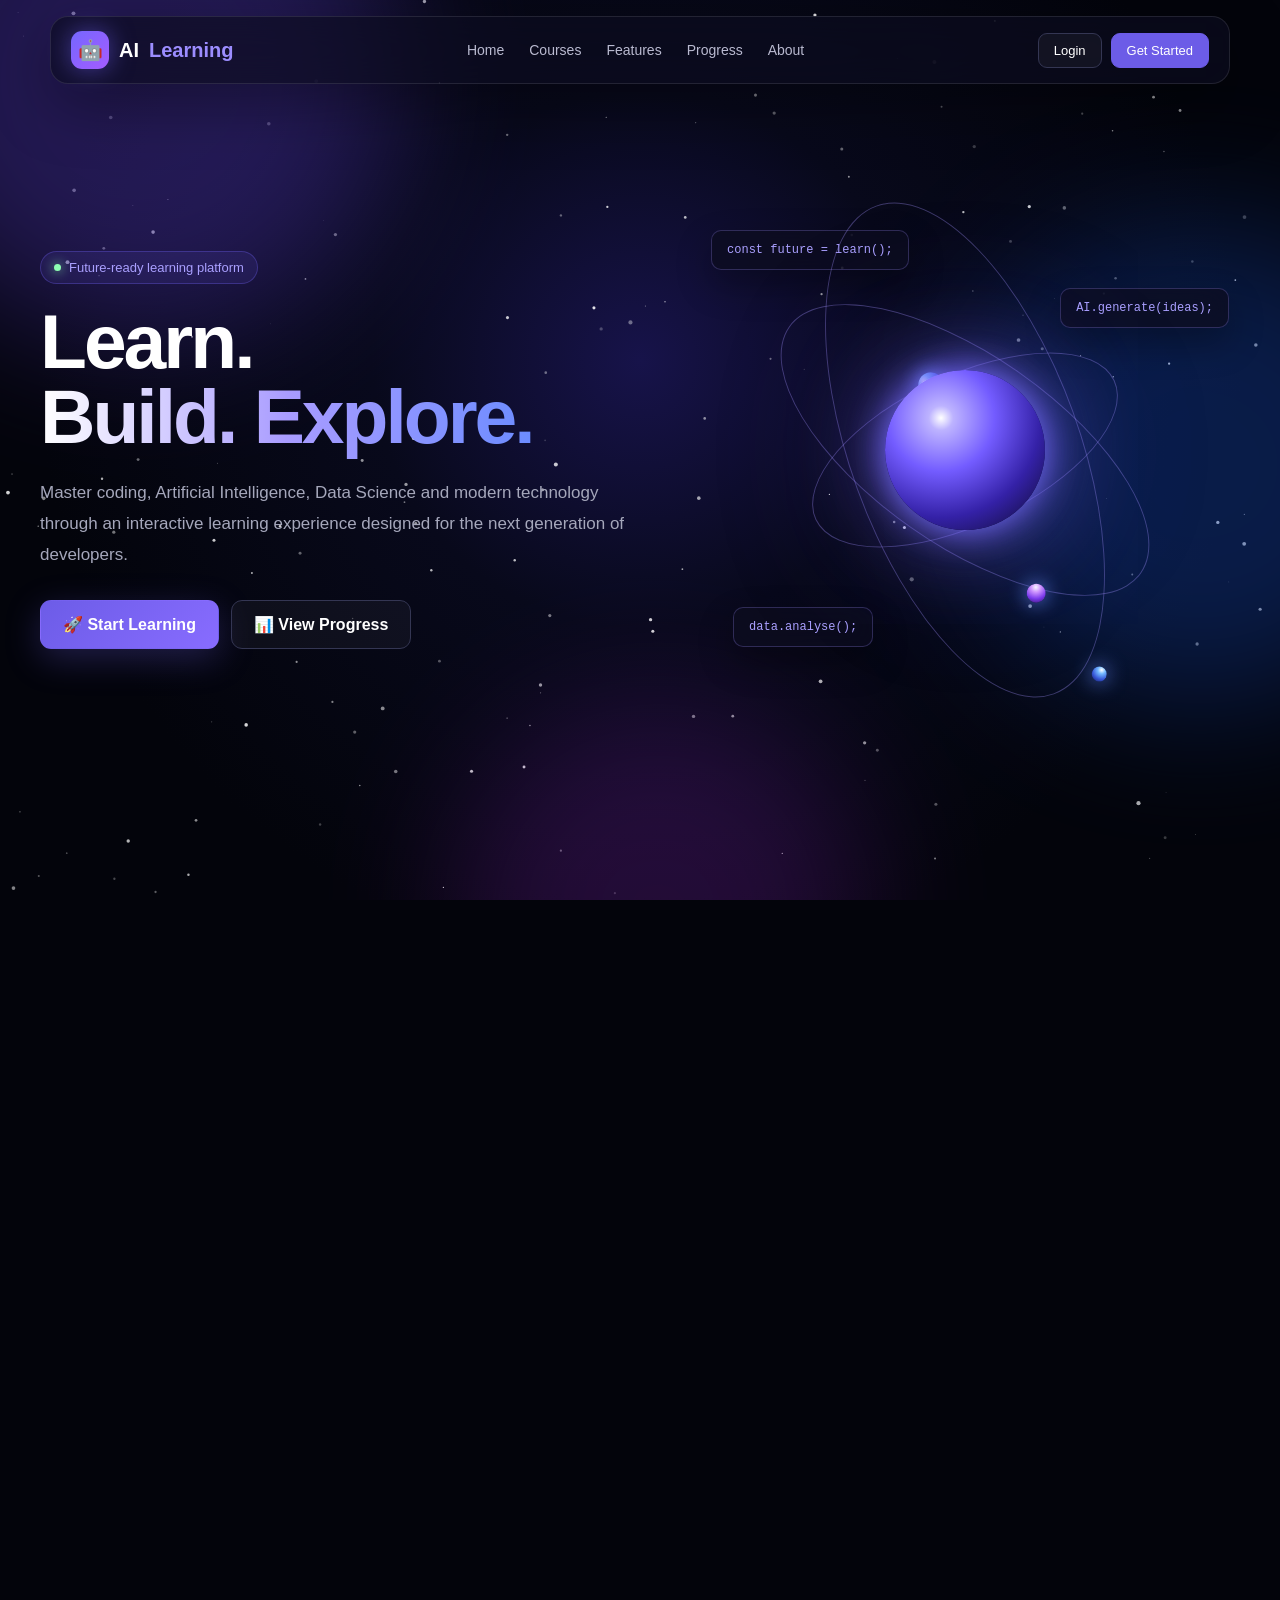
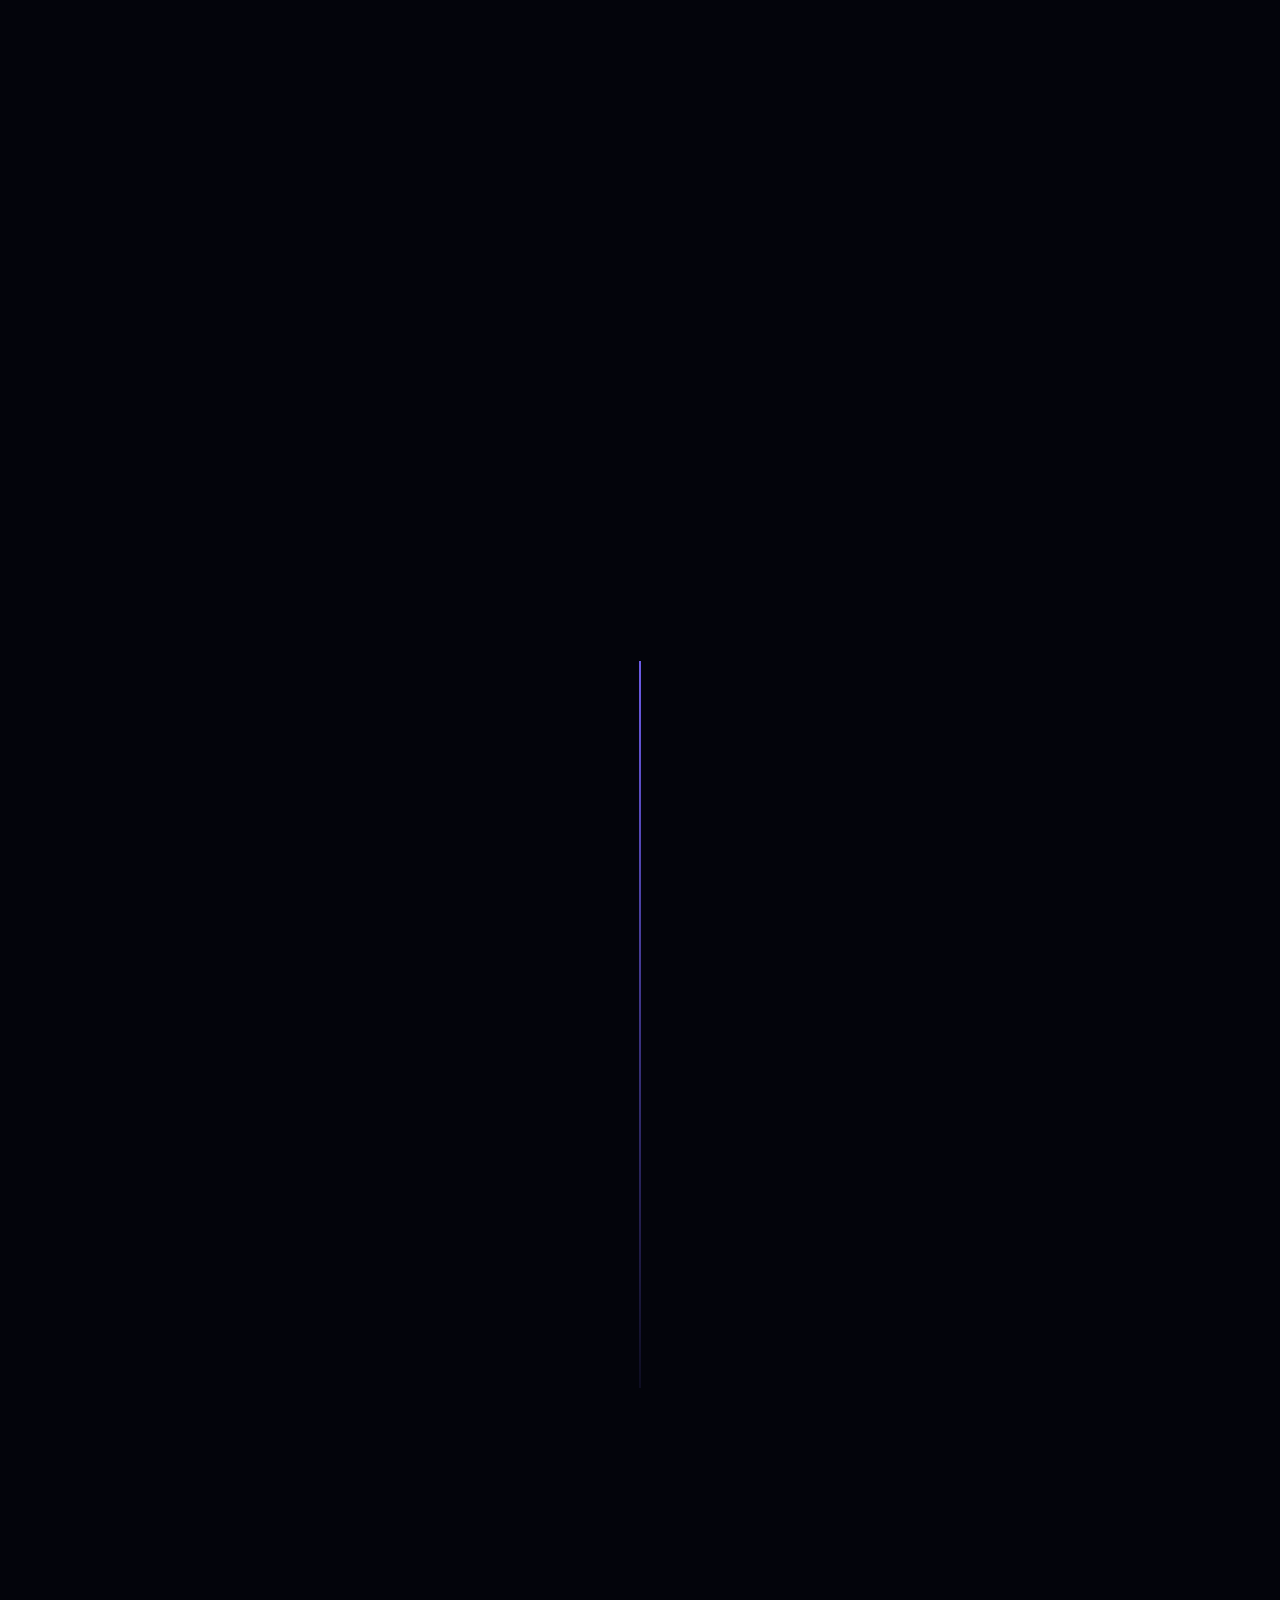
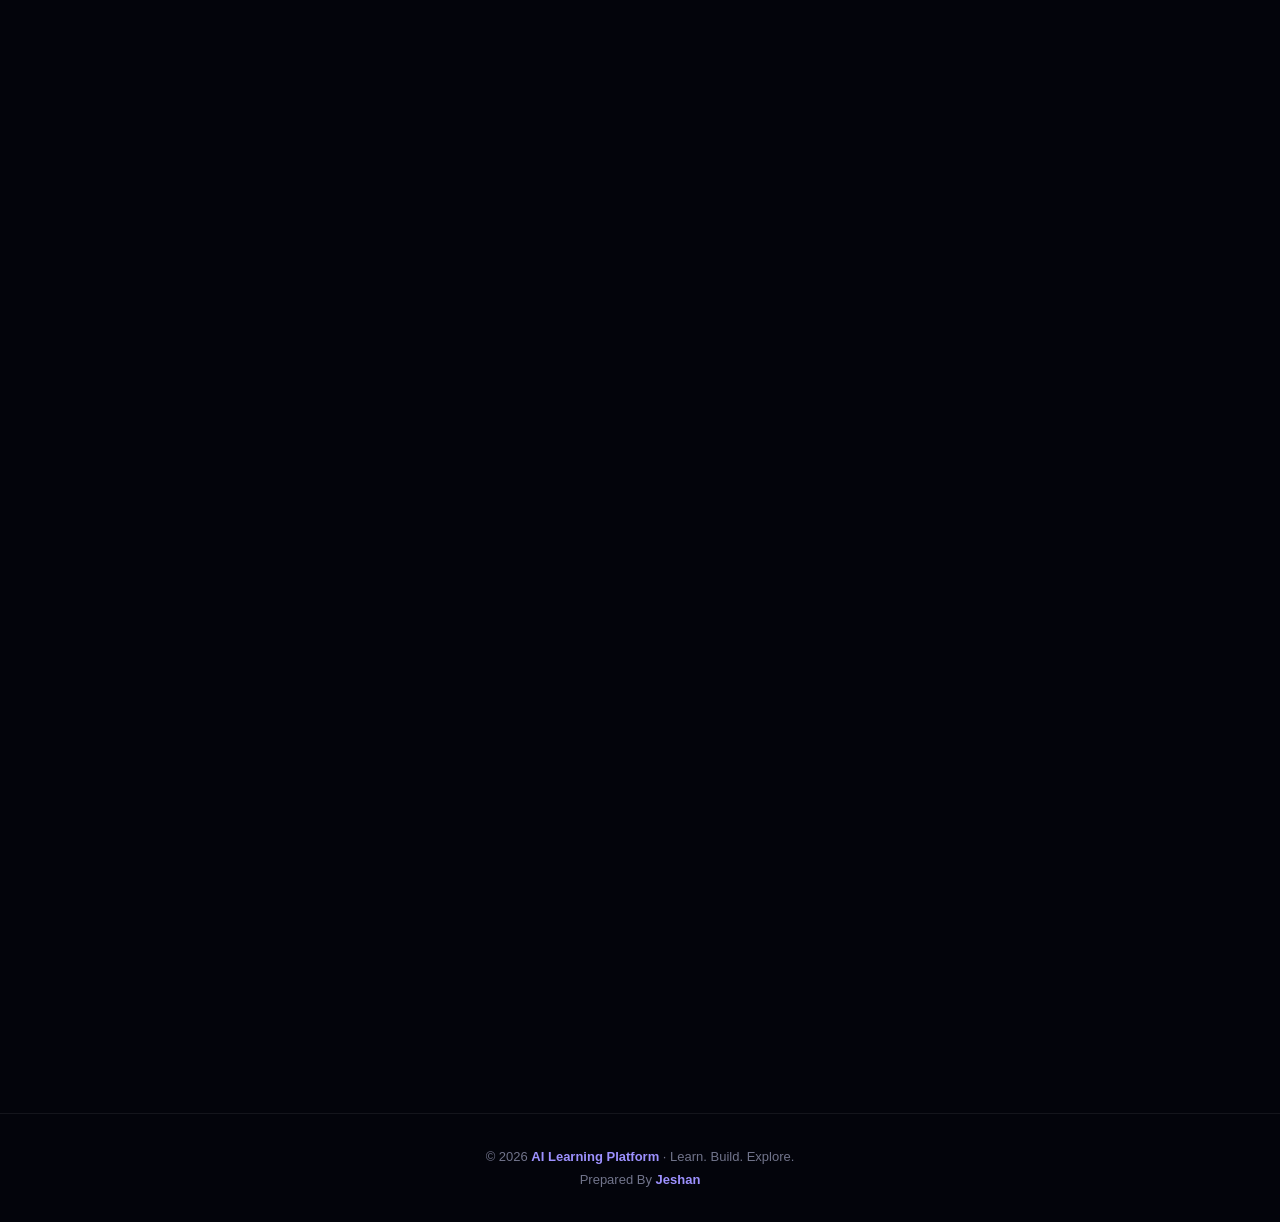
<file: index.html>
<!DOCTYPE html>
<html lang="en">
<head>
    <meta charset="UTF-8">
    <meta name="viewport" content="width=device-width, initial-scale=1.0">
    <meta http-equiv="refresh" content="0; url=Fronted/index.html">
    <title>AI Learning Platform</title>
</head>
<body>
    <p>Loading AI Learning Platform...</p>
</body>
</html>
</file>
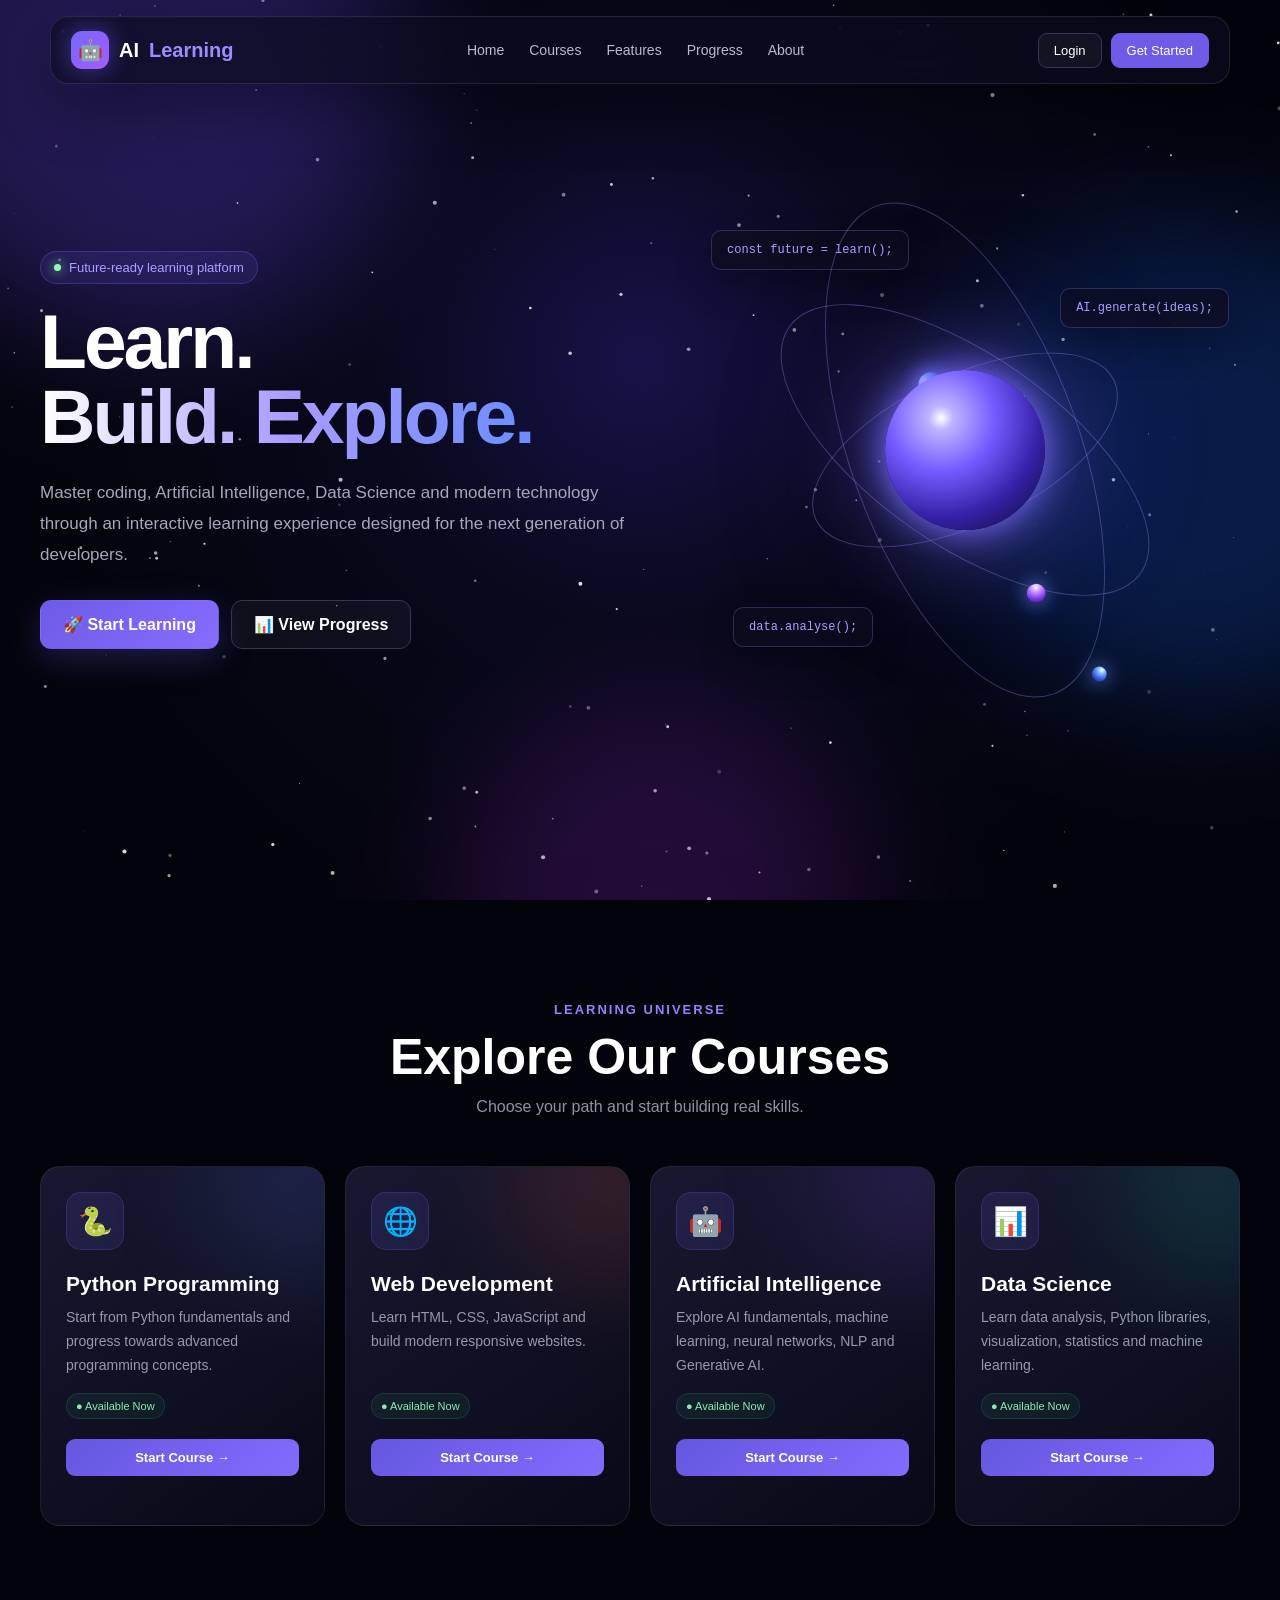
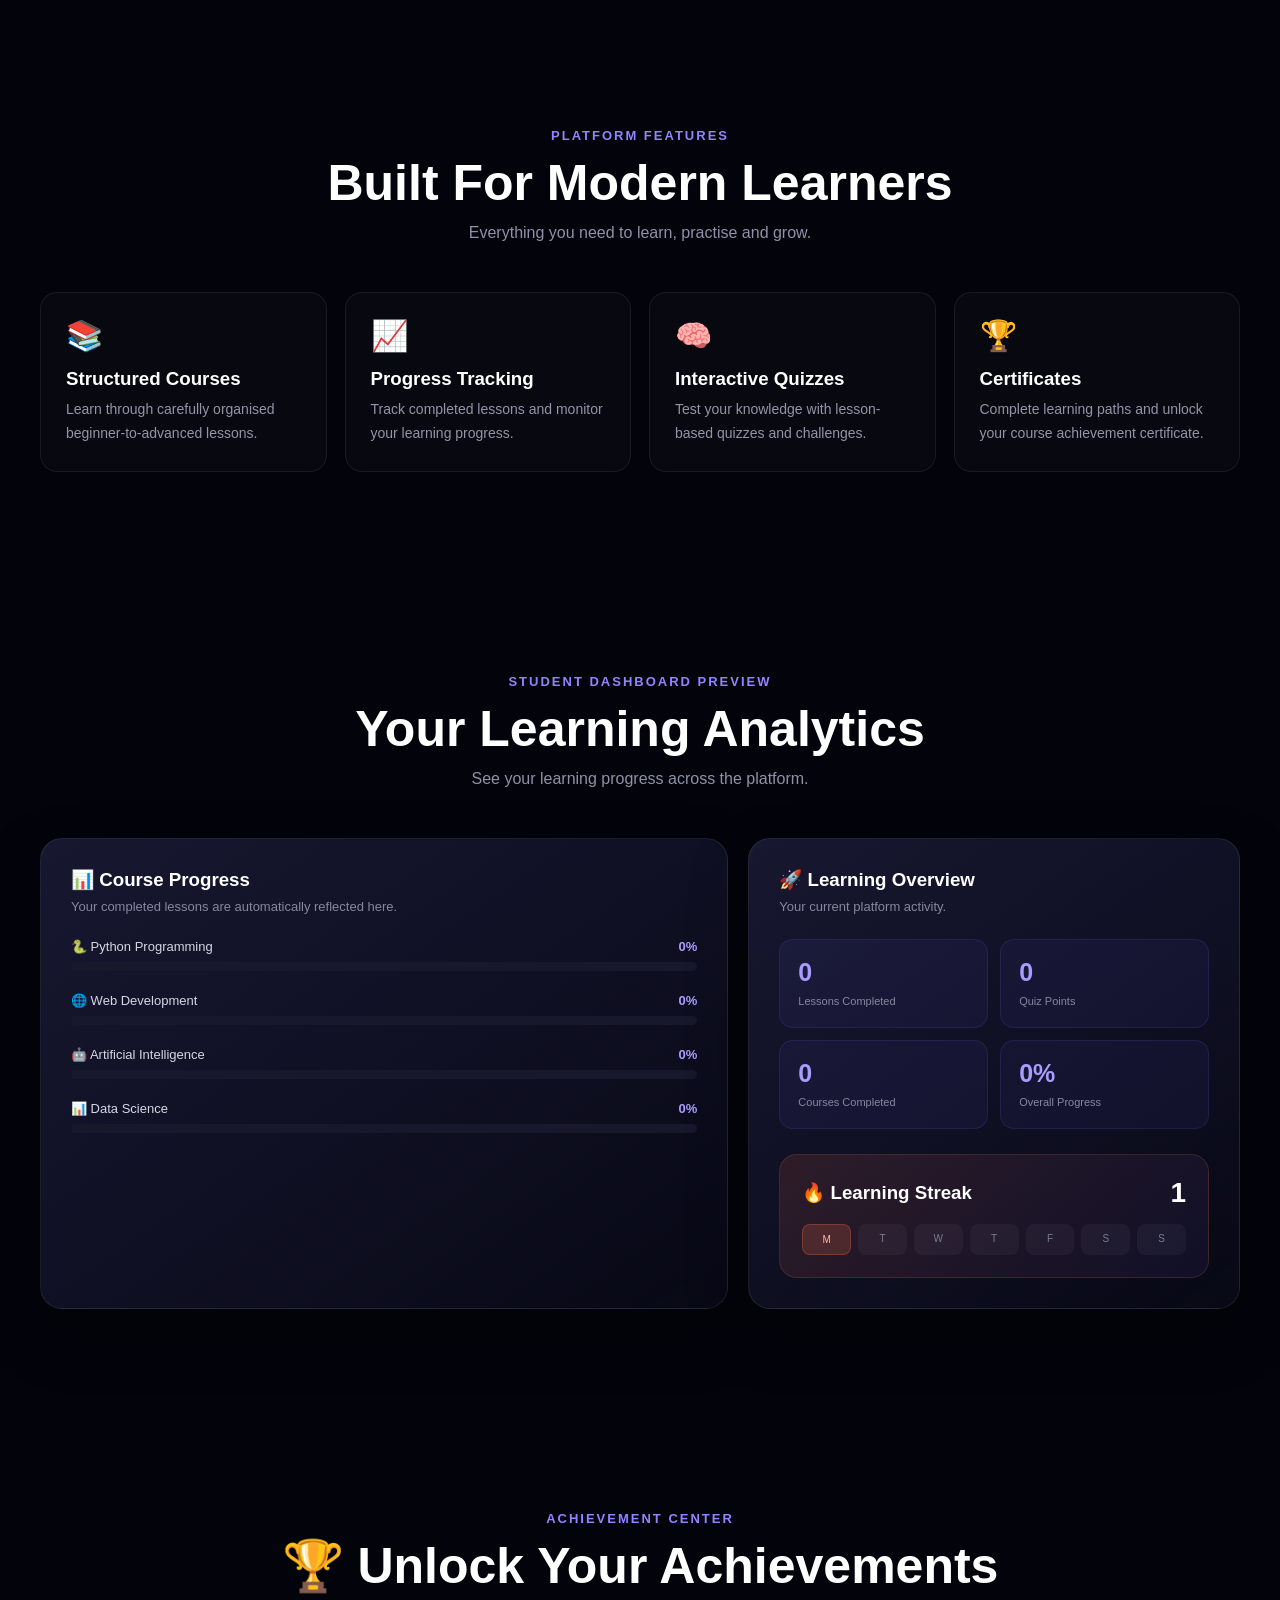
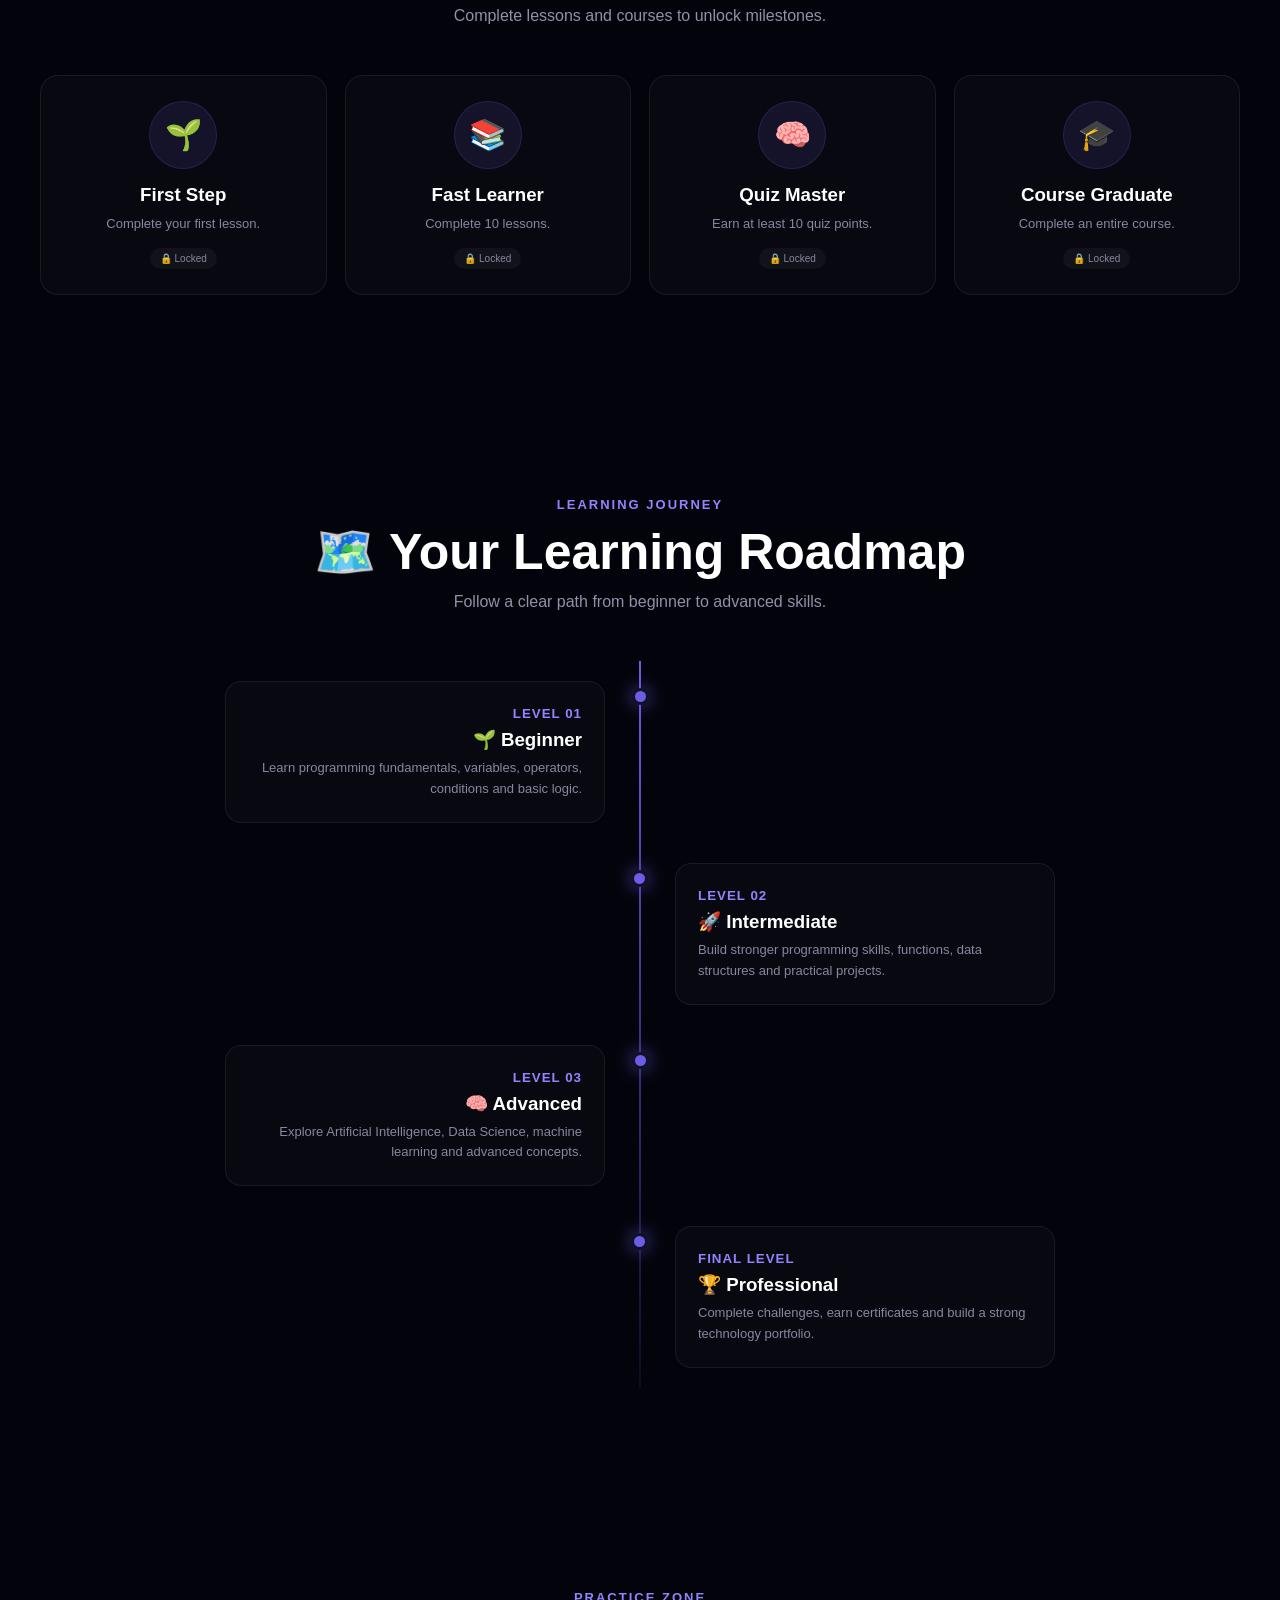
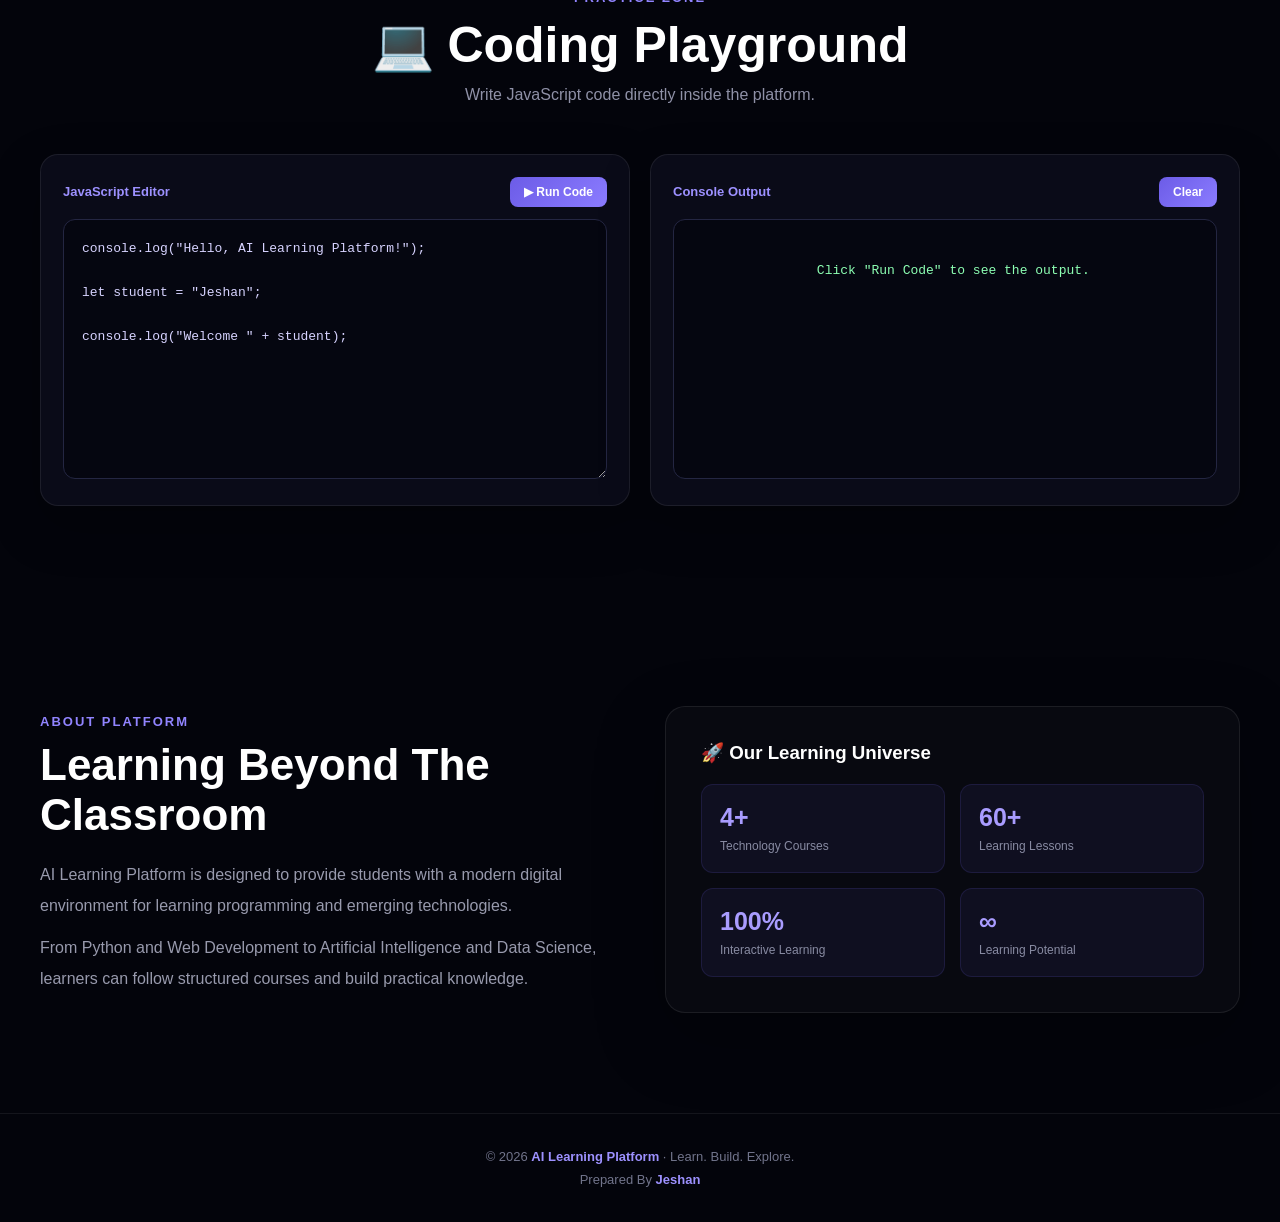
<file: Fronted/index.html>
<!DOCTYPE html>
<html lang="en">

<head>

    <meta charset="UTF-8">

    <meta
        name="viewport"
        content="width=device-width, initial-scale=1.0"
    >

    <title>
        AI Learning Platform | Learn. Build. Grow.
    </title>

    <meta
        name="description"
        content="AI Learning Platform - Learn Python, Web Development, Artificial Intelligence and Data Science."
    >

    <style>

        /* =====================================================
           GLOBAL
        ===================================================== */

        * {
            margin: 0;
            padding: 0;
            box-sizing: border-box;
            font-family: "Segoe UI", Arial, sans-serif;
        }

        html {
            scroll-behavior: smooth;
        }

        body {
            background: #03040b;
            color: #ffffff;
            overflow-x: hidden;
        }

        a {
            text-decoration: none;
            color: inherit;
        }

        button {
            font-family: inherit;
        }


        /* =====================================================
           SPACE BACKGROUND
        ===================================================== */

        .space-background {
            position: fixed;
            inset: 0;
            z-index: -10;
            overflow: hidden;

            background:
                radial-gradient(
                    circle at 50% 40%,
                    #17134a 0%,
                    #08091b 32%,
                    #03040b 72%
                );
        }

        .nebula {
            position: absolute;
            border-radius: 50%;
            filter: blur(70px);
            opacity: 0.35;
            pointer-events: none;
        }

        .nebula-one {
            width: 520px;
            height: 520px;
            background: #5d3fd3;
            top: -180px;
            left: -120px;

            animation:
                nebulaFloat
                14s
                ease-in-out
                infinite
                alternate;
        }

        .nebula-two {
            width: 480px;
            height: 480px;
            background: #1549b9;
            right: -160px;
            top: 25%;

            animation:
                nebulaFloat
                18s
                ease-in-out
                infinite
                alternate-reverse;
        }

        .nebula-three {
            width: 420px;
            height: 420px;
            background: #9d28d7;
            left: 35%;
            bottom: -220px;
            opacity: 0.2;

            animation:
                nebulaFloat
                20s
                ease-in-out
                infinite
                alternate;
        }

        @keyframes nebulaFloat {

            from {
                transform:
                    translate3d(
                        -20px,
                        -10px,
                        0
                    )
                    scale(1);
            }

            to {
                transform:
                    translate3d(
                        35px,
                        30px,
                        0
                    )
                    scale(1.15);
            }
        }


        /* =====================================================
           STARS
        ===================================================== */

        #starsCanvas {
            position: absolute;
            inset: 0;
            width: 100%;
            height: 100%;
        }


        /* =====================================================
           SHOOTING STARS
        ===================================================== */

        .shooting-star {
            position: absolute;

            width: 140px;
            height: 2px;

            background:
                linear-gradient(
                    90deg,
                    transparent,
                    #ffffff,
                    transparent
                );

            transform: rotate(-35deg);

            opacity: 0;

            filter:
                drop-shadow(
                    0 0 8px #ffffff
                );

            animation:
                shootingStar
                7s
                linear
                infinite;
        }

        .shooting-star.one {
            top: 16%;
            left: 75%;
            animation-delay: 1s;
        }

        .shooting-star.two {
            top: 35%;
            left: 60%;
            animation-delay: 4s;
        }

        .shooting-star.three {
            top: 58%;
            left: 85%;
            animation-delay: 7s;
        }

        @keyframes shootingStar {

            0% {
                opacity: 0;

                transform:
                    translate(0, 0)
                    rotate(-35deg);
            }

            8% {
                opacity: 1;
            }

            18% {
                opacity: 0;

                transform:
                    translate(-350px, 220px)
                    rotate(-35deg);
            }

            100% {
                opacity: 0;
            }
        }


        /* =====================================================
           NAVBAR
        ===================================================== */

        .navbar {
            position: fixed;

            top: 16px;
            left: 50%;

            transform:
                translateX(-50%);

            width:
                min(
                    1180px,
                    calc(100% - 30px)
                );

            display: flex;
            align-items: center;
            justify-content: space-between;

            padding: 14px 20px;

            background:
                rgba(
                    12,
                    13,
                    31,
                    0.68
                );

            backdrop-filter:
                blur(22px);

            border:
                1px solid
                rgba(
                    255,
                    255,
                    255,
                    0.10
                );

            border-radius: 18px;

            box-shadow:
                0 20px 60px
                rgba(0, 0, 0, 0.35);

            z-index: 1000;
        }

        .logo {
            display: flex;
            align-items: center;
            gap: 10px;

            font-size: 20px;
            font-weight: 800;
        }

        .logo-icon {
            width: 38px;
            height: 38px;

            display: flex;
            align-items: center;
            justify-content: center;

            border-radius: 11px;

            background:
                linear-gradient(
                    135deg,
                    #7567ff,
                    #a45cff
                );

            box-shadow:
                0 0 25px
                rgba(
                    117,
                    103,
                    255,
                    0.5
                );
        }

        .logo span {
            color: #9c8dff;
        }

        .nav-links {
            display: flex;
            gap: 25px;
            align-items: center;
        }

        .nav-links a {
            color: #b9bad0;
            font-size: 14px;

            transition: 0.25s;
        }

        .nav-links a:hover {
            color: #ffffff;

            text-shadow:
                0 0 15px
                rgba(
                    156,
                    141,
                    255,
                    0.8
                );
        }

        .nav-actions {
            display: flex;
            gap: 9px;
        }

        .nav-btn {
            padding: 9px 15px;

            border-radius: 9px;

            font-size: 13px;

            border:
                1px solid #343653;

            background:
                rgba(
                    255,
                    255,
                    255,
                    0.04
                );

            color: white;

            transition: 0.25s;
        }

        .nav-btn:hover {
            background: #6c5ce7;
            border-color: #6c5ce7;

            transform:
                translateY(-2px);
        }

        .nav-btn.primary {
            background: #6c5ce7;
            border-color: #6c5ce7;
        }


        /* =====================================================
           HERO
        ===================================================== */

        .hero {
            min-height: 100vh;

            width:
                min(
                    1200px,
                    calc(100% - 40px)
                );

            margin: auto;

            display: grid;

            grid-template-columns:
                1.05fr
                0.95fr;

            align-items: center;

            gap: 40px;

            padding-top: 100px;
        }

        .hero-content {
            position: relative;
            z-index: 3;
        }

        .eyebrow {
            display: inline-flex;
            align-items: center;
            gap: 8px;

            padding: 8px 13px;

            border-radius: 50px;

            background:
                rgba(
                    108,
                    92,
                    231,
                    0.12
                );

            border:
                1px solid
                rgba(
                    108,
                    92,
                    231,
                    0.35
                );

            color: #aaa0ff;

            font-size: 13px;

            margin-bottom: 20px;
        }

        .pulse-dot {
            width: 7px;
            height: 7px;

            border-radius: 50%;

            background: #8dffb3;

            box-shadow:
                0 0 12px #8dffb3;

            animation:
                pulse
                1.5s
                infinite;
        }

        @keyframes pulse {

            0%,
            100% {
                transform: scale(1);
                opacity: 1;
            }

            50% {
                transform: scale(1.5);
                opacity: 0.5;
            }
        }

        .hero h1 {
            font-size:
                clamp(
                    48px,
                    6vw,
                    78px
                );

            line-height: 0.98;

            letter-spacing: -3px;

            margin-bottom: 24px;
        }

        .gradient-text {
            background:
                linear-gradient(
                    90deg,
                    #ffffff,
                    #a99cff,
                    #6c8cff
                );

            -webkit-background-clip: text;
            background-clip: text;

            color: transparent;
        }

        .hero p {
            color: #a5a7bb;

            font-size: 17px;

            line-height: 1.8;

            max-width: 650px;
        }

        .hero-buttons {
            display: flex;

            gap: 12px;

            margin-top: 30px;

            flex-wrap: wrap;
        }

        .hero-btn {
            padding: 14px 22px;

            border-radius: 11px;

            font-weight: 700;

            transition: 0.3s;

            border:
                1px solid #343653;
        }

        .hero-btn.primary {
            background:
                linear-gradient(
                    135deg,
                    #6c5ce7,
                    #886cff
                );

            border-color: transparent;

            box-shadow:
                0 10px 35px
                rgba(
                    108,
                    92,
                    231,
                    0.28
                );
        }

        .hero-btn.secondary {
            background:
                rgba(
                    255,
                    255,
                    255,
                    0.04
                );
        }

        .hero-btn:hover {
            transform:
                translateY(-4px);

            box-shadow:
                0 15px 40px
                rgba(
                    108,
                    92,
                    231,
                    0.25
                );
        }


        /* =====================================================
           SPACE VISUAL
        ===================================================== */

        .hero-visual {
            position: relative;

            height: 580px;

            display: flex;

            align-items: center;
            justify-content: center;

            perspective: 1000px;
        }

        .cosmic-core {
            width: 160px;
            height: 160px;

            border-radius: 50%;

            background:
                radial-gradient(
                    circle at 35% 30%,
                    #ffffff,
                    #bdb3ff 8%,
                    #735cff 35%,
                    #3421a7 65%,
                    #0a0822 100%
                );

            box-shadow:
                0 0 35px #796cff,
                0 0 90px
                rgba(
                    108,
                    92,
                    231,
                    0.65
                ),
                0 0 170px
                rgba(
                    108,
                    92,
                    231,
                    0.35
                );

            animation:
                coreFloat
                5s
                ease-in-out
                infinite;

            z-index: 5;
        }

        @keyframes coreFloat {

            0%,
            100% {
                transform:
                    translateY(0)
                    scale(1);
            }

            50% {
                transform:
                    translateY(-16px)
                    scale(1.04);
            }
        }

        .orbit {
            position: absolute;

            width: 330px;
            height: 150px;

            border:
                1px solid
                rgba(
                    164,
                    147,
                    255,
                    0.35
                );

            border-radius: 50%;

            transform:
                rotate(-25deg);

            animation:
                orbitRotate
                8s
                linear
                infinite;
        }

        .orbit.two {
            width: 430px;
            height: 190px;

            transform:
                rotate(35deg);

            animation-duration: 12s;

            animation-direction:
                reverse;
        }

        .orbit.three {
            width: 520px;
            height: 230px;

            transform:
                rotate(70deg);

            animation-duration: 17s;
        }

        @keyframes orbitRotate {

            from {
                transform:
                    rotate(0deg)
                    rotateX(65deg);
            }

            to {
                transform:
                    rotate(360deg)
                    rotateX(65deg);
            }
        }

        .planet {
            position: absolute;

            width: 25px;
            height: 25px;

            border-radius: 50%;

            background:
                radial-gradient(
                    circle at 30% 25%,
                    #ffffff,
                    #74b9ff 25%,
                    #3858d8 60%,
                    #11134e
                );

            box-shadow:
                0 0 20px #658bff;
        }

        .planet.one {
            top: -12px;
            left: 45%;
        }

        .planet.two {
            bottom: 8px;
            right: 15%;

            width: 19px;
            height: 19px;

            background:
                radial-gradient(
                    circle at 30% 25%,
                    #ffffff,
                    #d69aff 25%,
                    #7c3aed 60%,
                    #241044
                );
        }

        .planet.three {
            top: 25%;
            right: -5px;

            width: 15px;
            height: 15px;
        }

        .floating-code {
            position: absolute;

            padding: 12px 15px;

            background:
                rgba(
                    12,
                    13,
                    31,
                    0.75
                );

            border:
                1px solid
                rgba(
                    156,
                    141,
                    255,
                    0.25
                );

            backdrop-filter:
                blur(15px);

            border-radius: 10px;

            color: #aaa0ff;

            font-family:
                Consolas,
                monospace;

            font-size: 12px;

            box-shadow:
                0 15px 35px
                rgba(
                    0,
                    0,
                    0,
                    0.3
                );

            animation:
                codeFloat
                4s
                ease-in-out
                infinite;
        }

        .floating-code.one {
            top: 12%;
            left: 4%;
        }

        .floating-code.two {
            right: 2%;
            top: 22%;

            animation-delay: 1s;
        }

        .floating-code.three {
            bottom: 16%;
            left: 8%;

            animation-delay: 2s;
        }

        @keyframes codeFloat {

            0%,
            100% {
                transform:
                    translateY(0);
            }

            50% {
                transform:
                    translateY(-12px);
            }
        }


        /* =====================================================
           SECTION
        ===================================================== */

        section {
            width:
                min(
                    1200px,
                    calc(100% - 40px)
                );

            margin: auto;

            padding: 100px 0;
        }

        .section-heading {
            text-align: center;
            margin-bottom: 50px;
        }

        .section-heading span {
            color: #9184ff;

            font-size: 13px;

            font-weight: 700;

            letter-spacing: 2px;

            text-transform:
                uppercase;
        }

        .section-heading h2 {
            font-size:
                clamp(
                    32px,
                    5vw,
                    50px
                );

            margin-top: 10px;
        }

        .section-heading p {
            color: #8f91a7;
            margin-top: 12px;
        }


        /* =====================================================
           COURSE CARDS
        ===================================================== */

        .courses-grid {
            display: grid;

            grid-template-columns:
                repeat(4, 1fr);

            gap: 20px;

            perspective: 1200px;
        }

        .course-card {
            position: relative;

            min-height: 360px;

            padding: 25px;

            background:
                linear-gradient(
                    145deg,
                    rgba(
                        26,
                        27,
                        53,
                        0.9
                    ),
                    rgba(
                        10,
                        11,
                        25,
                        0.85
                    )
                );

            border:
                1px solid
                rgba(
                    255,
                    255,
                    255,
                    0.08
                );

            border-radius: 20px;

            overflow: hidden;

            transition:
                transform 0.25s ease,
                border-color 0.25s ease,
                box-shadow 0.25s ease;

            transform-style:
                preserve-3d;
        }

        .course-card::before {
            content: "";

            position: absolute;

            width: 180px;
            height: 180px;

            right: -70px;
            top: -70px;

            border-radius: 50%;

            background:
                var(--glow);

            filter: blur(60px);

            opacity: 0.18;

            transition: 0.3s;
        }

        .course-card:hover {
            transform:
                translateY(-12px)
                rotateX(3deg)
                rotateY(-3deg);

            border-color:
                rgba(
                    151,
                    137,
                    255,
                    0.45
                );

            box-shadow:
                0 30px 70px
                rgba(
                    0,
                    0,
                    0,
                    0.45
                ),
                0 0 40px
                rgba(
                    108,
                    92,
                    231,
                    0.12
                );
        }

        .course-icon {
            width: 58px;
            height: 58px;

            border-radius: 15px;

            display: flex;

            align-items: center;
            justify-content: center;

            font-size: 28px;

            background:
                rgba(
                    108,
                    92,
                    231,
                    0.13
                );

            border:
                1px solid
                rgba(
                    108,
                    92,
                    231,
                    0.25
                );

            margin-bottom: 22px;
        }

        .course-card h3 {
            font-size: 21px;
            margin-bottom: 10px;
        }

        .course-card p {
            color: #9698ad;

            line-height: 1.7;

            font-size: 14px;

            min-height: 72px;
        }

        .course-status {
            display: inline-block;

            margin-top: 15px;

            padding: 6px 9px;

            border-radius: 50px;

            font-size: 11px;

            color: #91e7ae;

            background:
                rgba(
                    50,
                    205,
                    120,
                    0.08
                );

            border:
                1px solid
                rgba(
                    50,
                    205,
                    120,
                    0.15
                );
        }

        .course-btn {
            display: block;

            margin-top: 20px;

            padding: 11px;

            text-align: center;

            border-radius: 9px;

            background:
                linear-gradient(
                    135deg,
                    #6557df,
                    #806dff
                );

            font-weight: 700;

            font-size: 13px;

            transition: 0.25s;
        }

        .course-btn:hover {
            transform:
                translateY(-2px);

            box-shadow:
                0 10px 25px
                rgba(
                    108,
                    92,
                    231,
                    0.3
                );
        }


        /* =====================================================
           PLATFORM FEATURES
        ===================================================== */

        .features-grid {
            display: grid;

            grid-template-columns:
                repeat(4, 1fr);

            gap: 18px;
        }

        .feature-card {
            padding: 25px;

            border-radius: 17px;

            background:
                rgba(
                    255,
                    255,
                    255,
                    0.025
                );

            border:
                1px solid
                rgba(
                    255,
                    255,
                    255,
                    0.07
                );

            transition: 0.3s;
        }

        .feature-card:hover {
            transform:
                translateY(-7px);

            background:
                rgba(
                    108,
                    92,
                    231,
                    0.08
                );

            border-color:
                rgba(
                    108,
                    92,
                    231,
                    0.25
                );
        }

        .feature-icon {
            font-size: 30px;
            margin-bottom: 15px;
        }

        .feature-card h3 {
            margin-bottom: 8px;
        }

        .feature-card p {
            color: #9294a9;

            line-height: 1.7;

            font-size: 14px;
        }


        /* =====================================================
           LEARNING ANALYTICS
        ===================================================== */

        .analytics-wrapper {
            display: grid;

            grid-template-columns:
                1.4fr
                1fr;

            gap: 20px;
        }

        .analytics-main,
        .analytics-side {
            padding: 30px;

            border-radius: 22px;

            background:
                linear-gradient(
                    145deg,
                    rgba(
                        27,
                        28,
                        56,
                        0.85
                    ),
                    rgba(
                        10,
                        11,
                        25,
                        0.75
                    )
                );

            border:
                1px solid
                rgba(
                    255,
                    255,
                    255,
                    0.08
                );

            box-shadow:
                0 25px 60px
                rgba(
                    0,
                    0,
                    0,
                    0.25
                );
        }

        .analytics-main h3,
        .analytics-side h3 {
            margin-bottom: 8px;
        }

        .analytics-subtitle {
            color: #85889f;

            font-size: 13px;

            margin-bottom: 25px;
        }

        .progress-item {
            margin-bottom: 22px;
        }

        .progress-header {
            display: flex;

            justify-content:
                space-between;

            margin-bottom: 8px;

            font-size: 13px;
        }

        .progress-header span:first-child {
            color: #d6d7e3;
        }

        .progress-header span:last-child {
            color: #a99cff;
            font-weight: 700;
        }

        .progress-track {
            height: 9px;

            border-radius: 50px;

            background:
                #17182c;

            overflow: hidden;
        }

        .progress-fill {
            height: 100%;

            width: 0%;

            border-radius: 50px;

            background:
                linear-gradient(
                    90deg,
                    #6c5ce7,
                    #a99cff
                );

            transition:
                width 1s ease;
        }

        .analytics-stat-grid {
            display: grid;

            grid-template-columns:
                repeat(2, 1fr);

            gap: 12px;

            margin-top: 15px;
        }

        .analytics-stat {
            padding: 18px;

            border-radius: 14px;

            background:
                rgba(
                    108,
                    92,
                    231,
                    0.08
                );

            border:
                1px solid
                rgba(
                    108,
                    92,
                    231,
                    0.15
                );
        }

        .analytics-stat strong {
            display: block;

            font-size: 25px;

            color: #a99cff;

            margin-bottom: 4px;
        }

        .analytics-stat span {
            color: #85889f;

            font-size: 11px;
        }


        /* =====================================================
           STREAK
        ===================================================== */

        .streak-box {
            margin-top: 25px;

            padding: 22px;

            border-radius: 18px;

            background:
                linear-gradient(
                    135deg,
                    rgba(
                        255,
                        109,
                        67,
                        0.12
                    ),
                    rgba(
                        108,
                        92,
                        231,
                        0.08
                    )
                );

            border:
                1px solid
                rgba(
                    255,
                    130,
                    90,
                    0.15
                );
        }

        .streak-title {
            display: flex;

            justify-content:
                space-between;

            align-items: center;

            margin-bottom: 15px;
        }

        .streak-title h3 {
            margin: 0;
        }

        .streak-count {
            font-size: 28px;
            font-weight: 800;
        }

        .streak-days {
            display: grid;

            grid-template-columns:
                repeat(7, 1fr);

            gap: 7px;
        }

        .day-box {
            padding: 9px 4px;

            text-align: center;

            border-radius: 8px;

            background:
                rgba(
                    255,
                    255,
                    255,
                    0.04
                );

            color: #777b92;

            font-size: 10px;
        }

        .day-box.active {
            background:
                rgba(
                    255,
                    119,
                    76,
                    0.18
                );

            color: #ffb49e;

            border:
                1px solid
                rgba(
                    255,
                    119,
                    76,
                    0.25
                );
        }


        /* =====================================================
           ACHIEVEMENTS
        ===================================================== */

        .achievements-grid {
            display: grid;

            grid-template-columns:
                repeat(4, 1fr);

            gap: 18px;
        }

        .achievement-card {
            padding: 25px;

            text-align: center;

            border-radius: 18px;

            background:
                rgba(
                    255,
                    255,
                    255,
                    0.025
                );

            border:
                1px solid
                rgba(
                    255,
                    255,
                    255,
                    0.07
                );

            transition:
                transform 0.3s,
                border-color 0.3s;
        }

        .achievement-card:hover {
            transform:
                translateY(-8px);

            border-color:
                rgba(
                    108,
                    92,
                    231,
                    0.3
                );
        }

        .achievement-icon {
            width: 68px;
            height: 68px;

            margin:
                0 auto 15px;

            display: flex;

            align-items: center;
            justify-content: center;

            border-radius: 50%;

            font-size: 30px;

            background:
                rgba(
                    108,
                    92,
                    231,
                    0.12
                );

            border:
                1px solid
                rgba(
                    108,
                    92,
                    231,
                    0.2
                );
        }

        .achievement-card h3 {
            margin-bottom: 8px;
        }

        .achievement-card p {
            color: #85889f;

            font-size: 13px;

            line-height: 1.6;
        }

        .achievement-status {
            display: inline-block;

            margin-top: 14px;

            padding: 5px 10px;

            border-radius: 50px;

            font-size: 10px;

            color: #91e7ae;

            background:
                rgba(
                    50,
                    205,
                    120,
                    0.08
                );
        }

        .achievement-status.locked {
            color: #85889f;

            background:
                rgba(
                    255,
                    255,
                    255,
                    0.04
                );
        }


        /* =====================================================
           LEARNING ROADMAP
        ===================================================== */

        .roadmap {
            position: relative;

            max-width: 900px;

            margin:
                0 auto;
        }

        .roadmap::before {
            content: "";

            position: absolute;

            left: 50%;

            top: 0;
            bottom: 0;

            width: 2px;

            transform:
                translateX(-50%);

            background:
                linear-gradient(
                    #6c5ce7,
                    rgba(
                        108,
                        92,
                        231,
                        0.1
                    )
                );
        }

        .roadmap-item {
            position: relative;

            width: 50%;

            padding: 20px 35px;
        }

        .roadmap-item:nth-child(odd) {
            left: 0;

            text-align: right;
        }

        .roadmap-item:nth-child(even) {
            left: 50%;
        }

        .roadmap-dot {
            position: absolute;

            top: 27px;

            width: 17px;
            height: 17px;

            border-radius: 50%;

            background: #6c5ce7;

            border:
                3px solid #111228;

            box-shadow:
                0 0 18px
                rgba(
                    108,
                    92,
                    231,
                    0.7
                );
        }

        .roadmap-item:nth-child(odd)
        .roadmap-dot {
            right: -9px;
        }

        .roadmap-item:nth-child(even)
        .roadmap-dot {
            left: -9px;
        }

        .roadmap-content {
            padding: 22px;

            border-radius: 16px;

            background:
                rgba(
                    255,
                    255,
                    255,
                    0.025
                );

            border:
                1px solid
                rgba(
                    255,
                    255,
                    255,
                    0.07
                );

            transition: 0.3s;
        }

        .roadmap-content:hover {
            transform:
                translateY(-5px);

            border-color:
                rgba(
                    108,
                    92,
                    231,
                    0.3
                );
        }

        .roadmap-content small {
            color: #9184ff;

            font-weight: 700;

            text-transform:
                uppercase;

            letter-spacing: 1px;
        }

        .roadmap-content h3 {
            margin: 7px 0;
        }

        .roadmap-content p {
            color: #85889f;

            font-size: 13px;

            line-height: 1.6;
        }


        /* =====================================================
           CODING PLAYGROUND
        ===================================================== */

        .playground {
            display: grid;

            grid-template-columns:
                1fr
                1fr;

            gap: 20px;
        }

        .editor-box,
        .output-box {
            padding: 22px;

            border-radius: 18px;

            background:
                #0a0b18;

            border:
                1px solid
                rgba(
                    255,
                    255,
                    255,
                    0.08
                );

            box-shadow:
                0 20px 50px
                rgba(
                    0,
                    0,
                    0,
                    0.25
                );
        }

        .editor-header {
            display: flex;

            justify-content:
                space-between;

            align-items: center;

            margin-bottom: 12px;
        }

        .editor-header span {
            color: #9d91ff;

            font-size: 13px;

            font-weight: 700;
        }

        .run-btn {
            padding: 8px 14px;

            border: none;

            border-radius: 8px;

            background:
                linear-gradient(
                    135deg,
                    #6c5ce7,
                    #8b7cff
                );

            color: white;

            cursor: pointer;

            font-weight: 700;

            font-size: 12px;

            transition: 0.25s;
        }

        .run-btn:hover {
            transform:
                translateY(-2px);

            box-shadow:
                0 8px 20px
                rgba(
                    108,
                    92,
                    231,
                    0.3
                );
        }

        #codeEditor {
            width: 100%;

            min-height: 260px;

            resize: vertical;

            padding: 18px;

            border-radius: 12px;

            border:
                1px solid
                #242642;

            background:
                #050610;

            color: #d7d3ff;

            font-family:
                Consolas,
                monospace;

            font-size: 13px;

            line-height: 1.7;

            outline: none;
        }

        #codeEditor:focus {
            border-color:
                #6c5ce7;

            box-shadow:
                0 0 20px
                rgba(
                    108,
                    92,
                    231,
                    0.12
                );
        }

        .output-content {
            min-height: 260px;

            padding: 18px;

            border-radius: 12px;

            background:
                #050610;

            border:
                1px solid
                #242642;

            color: #8dffb3;

            font-family:
                Consolas,
                monospace;

            font-size: 13px;

            line-height: 1.7;

            white-space: pre-wrap;
        }


        /* =====================================================
           ABOUT
        ===================================================== */

        .about {
            display: grid;

            grid-template-columns:
                1fr
                1fr;

            gap: 50px;

            align-items: center;
        }

        .about h2 {
            font-size: 44px;

            margin-bottom: 15px;
        }

        .about p {
            color: #989aad;

            line-height: 1.9;

            margin-bottom: 12px;
        }

        .about-box {
            padding: 35px;

            border-radius: 20px;

            background:
                rgba(
                    255,
                    255,
                    255,
                    0.025
                );

            border:
                1px solid
                rgba(
                    255,
                    255,
                    255,
                    0.08
                );

            box-shadow:
                0 25px 70px
                rgba(
                    0,
                    0,
                    0,
                    0.25
                );
        }

        .stats {
            display: grid;

            grid-template-columns:
                repeat(2, 1fr);

            gap: 15px;

            margin-top: 20px;
        }

        .stat {
            padding: 18px;

            background:
                rgba(
                    108,
                    92,
                    231,
                    0.08
                );

            border-radius: 12px;

            border:
                1px solid
                rgba(
                    108,
                    92,
                    231,
                    0.15
                );
        }

        .stat strong {
            display: block;

            font-size: 25px;

            color: #a99cff;

            margin-bottom: 4px;
        }

        .stat span {
            color: #888ba2;

            font-size: 12px;
        }


        /* =====================================================
           FOOTER
        ===================================================== */

        footer {
            border-top:
                1px solid
                rgba(
                    255,
                    255,
                    255,
                    0.07
                );

            padding: 35px 20px;

            text-align: center;

            color: #71748b;

            font-size: 13px;
        }

        footer strong {
            color: #9d91ff;
        }


        /* =====================================================
           REVEAL
        ===================================================== */

        .reveal {
            opacity: 0;

            transform:
                translateY(35px);

            transition:
                opacity 0.8s ease,
                transform 0.8s ease;
        }

        .reveal.show {
            opacity: 1;

            transform:
                translateY(0);
        }


        /* =====================================================
           MOBILE
        ===================================================== */

        @media (max-width: 1000px) {

            .courses-grid {
                grid-template-columns:
                    repeat(2, 1fr);
            }

            .features-grid {
                grid-template-columns:
                    repeat(2, 1fr);
            }

            .achievements-grid {
                grid-template-columns:
                    repeat(2, 1fr);
            }

            .hero {
                grid-template-columns: 1fr;

                text-align: center;
            }

            .hero p {
                margin: auto;
            }

            .hero-buttons {
                justify-content:
                    center;
            }

            .hero-visual {
                height: 470px;
            }

            .about {
                grid-template-columns: 1fr;
            }

            .analytics-wrapper {
                grid-template-columns: 1fr;
            }

            .playground {
                grid-template-columns: 1fr;
            }

            .nav-links {
                display: none;
            }
        }


        @media (max-width: 650px) {

            .courses-grid,
            .features-grid {
                grid-template-columns: 1fr;
            }

            .achievements-grid {
                grid-template-columns: 1fr;
            }

            .navbar {
                top: 8px;
            }

            .nav-actions
            .nav-btn:first-child {
                display: none;
            }

            .hero {
                width:
                    min(
                        100% - 25px,
                        1200px
                    );
            }

            section {
                width:
                    min(
                        100% - 25px,
                        1200px
                    );

                padding: 75px 0;
            }

            .hero h1 {
                letter-spacing: -2px;
            }

            .hero-visual {
                height: 390px;

                transform:
                    scale(0.8);
            }

            .cosmic-core {
                width: 130px;
                height: 130px;
            }

            .orbit {
                transform:
                    scale(0.8);
            }

            .about h2 {
                font-size: 34px;
            }

            .roadmap::before {
                left: 10px;
            }

            .roadmap-item,
            .roadmap-item:nth-child(even) {
                width: 100%;
                left: 0;

                text-align: left;

                padding-left: 35px;
            }

            .roadmap-item:nth-child(odd)
            .roadmap-dot,
            .roadmap-item:nth-child(even)
            .roadmap-dot {
                left: 1px;
                right: auto;
            }

            .analytics-stat-grid {
                grid-template-columns: 1fr;
            }

            .streak-days {
                gap: 4px;
            }

            .day-box {
                font-size: 8px;
            }
        }

    </style>

</head>


<body>


<!-- =========================================================
     SPACE BACKGROUND
========================================================= -->

<div class="space-background">

    <canvas id="starsCanvas"></canvas>

    <div class="nebula nebula-one"></div>

    <div class="nebula nebula-two"></div>

    <div class="nebula nebula-three"></div>

    <div class="shooting-star one"></div>

    <div class="shooting-star two"></div>

    <div class="shooting-star three"></div>

</div>


<!-- =========================================================
     NAVBAR
========================================================= -->

<nav class="navbar">

    <a
        href="#home"
        class="logo"
    >

        <div class="logo-icon">
            🤖
        </div>

        AI <span>Learning</span>

    </a>


    <div class="nav-links">

        <a href="#home">
            Home
        </a>

        <a href="#courses">
            Courses
        </a>

        <a href="#features">
            Features
        </a>

        <a href="#analytics">
            Progress
        </a>

        <a href="#about">
            About
        </a>

    </div>


    <div class="nav-actions">

        <a
            href="login.html"
            class="nav-btn"
        >
            Login
        </a>

        <a
            href="register.html"
            class="nav-btn primary"
        >
            Get Started
        </a>

    </div>

</nav>


<!-- =========================================================
     MAIN
========================================================= -->

<main id="home">


<!-- =========================================================
     HERO
========================================================= -->

<section class="hero">

    <div class="hero-content reveal">

        <div class="eyebrow">

            <span class="pulse-dot"></span>

            Future-ready learning platform

        </div>


        <h1>

            Learn.

            <br>

            <span class="gradient-text">
                Build. Explore.
            </span>

        </h1>


        <p>

            Master coding, Artificial Intelligence,
            Data Science and modern technology through
            an interactive learning experience designed
            for the next generation of developers.

        </p>


        <div class="hero-buttons">

            <a
                href="#courses"
                class="hero-btn primary"
            >
                🚀 Start Learning
            </a>


            <a
                href="#analytics"
                class="hero-btn secondary"
            >
                📊 View Progress
            </a>

        </div>

    </div>


    <!-- SPACE VISUAL -->

    <div
        class="hero-visual reveal"
        id="spaceVisual"
    >

        <div class="floating-code one">
            const future = learn();
        </div>

        <div class="floating-code two">
            AI.generate(ideas);
        </div>

        <div class="floating-code three">
            data.analyse();
        </div>


        <div class="orbit">

            <div class="planet one"></div>

        </div>


        <div class="orbit two">

            <div class="planet two"></div>

        </div>


        <div class="orbit three">

            <div class="planet three"></div>

        </div>


        <div class="cosmic-core"></div>

    </div>

</section>


<!-- =========================================================
     COURSES
========================================================= -->

<section id="courses">

    <div class="section-heading reveal">

        <span>
            Learning Universe
        </span>

        <h2>
            Explore Our Courses
        </h2>

        <p>
            Choose your path and start building real skills.
        </p>

    </div>


    <div class="courses-grid">


        <!-- PYTHON -->

        <article
            class="course-card reveal"
            style="--glow:#5b8cff;"
        >

            <div class="course-icon">
                🐍
            </div>

            <h3>
                Python Programming
            </h3>

            <p>
                Start from Python fundamentals and progress
                towards advanced programming concepts.
            </p>

            <span class="course-status">
                ● Available Now
            </span>

            <a
                href="course.html"
                class="course-btn"
            >
                Start Course →
            </a>

        </article>


        <!-- WEB DEVELOPMENT -->

        <article
            class="course-card reveal"
            style="--glow:#ff6b35;"
        >

            <div class="course-icon">
                🌐
            </div>

            <h3>
                Web Development
            </h3>

            <p>
                Learn HTML, CSS, JavaScript and build
                modern responsive websites.
            </p>

            <span class="course-status">
                ● Available Now
            </span>

            <a
                href="web-development.html"
                class="course-btn"
            >
                Start Course →
            </a>

        </article>


        <!-- AI -->

        <article
            class="course-card reveal"
            style="--glow:#9b59ff;"
        >

            <div class="course-icon">
                🤖
            </div>

            <h3>
                Artificial Intelligence
            </h3>

            <p>
                Explore AI fundamentals, machine learning,
                neural networks, NLP and Generative AI.
            </p>

            <span class="course-status">
                ● Available Now
            </span>

            <a
                href="ai-course.html"
                class="course-btn"
            >
                Start Course →
            </a>

        </article>


        <!-- DATA SCIENCE -->

        <article
            class="course-card reveal"
            style="--glow:#19d3ae;"
        >

            <div class="course-icon">
                📊
            </div>

            <h3>
                Data Science
            </h3>

            <p>
                Learn data analysis, Python libraries,
                visualization, statistics and machine learning.
            </p>

            <span class="course-status">
                ● Available Now
            </span>

            <a
                href="data-science.html"
                class="course-btn"
            >
                Start Course →
            </a>

        </article>


    </div>

</section>


<!-- =========================================================
     FEATURES
========================================================= -->

<section id="features">

    <div class="section-heading reveal">

        <span>
            Platform Features
        </span>

        <h2>
            Built For Modern Learners
        </h2>

        <p>
            Everything you need to learn, practise and grow.
        </p>

    </div>


    <div class="features-grid">


        <div class="feature-card reveal">

            <div class="feature-icon">
                📚
            </div>

            <h3>
                Structured Courses
            </h3>

            <p>
                Learn through carefully organised
                beginner-to-advanced lessons.
            </p>

        </div>


        <div class="feature-card reveal">

            <div class="feature-icon">
                📈
            </div>

            <h3>
                Progress Tracking
            </h3>

            <p>
                Track completed lessons and monitor
                your learning progress.
            </p>

        </div>


        <div class="feature-card reveal">

            <div class="feature-icon">
                🧠
            </div>

            <h3>
                Interactive Quizzes
            </h3>

            <p>
                Test your knowledge with lesson-based
                quizzes and challenges.
            </p>

        </div>


        <div class="feature-card reveal">

            <div class="feature-icon">
                🏆
            </div>

            <h3>
                Certificates
            </h3>

            <p>
                Complete learning paths and unlock
                your course achievement certificate.
            </p>

        </div>


    </div>

</section>


<!-- =========================================================
     LEARNING ANALYTICS
========================================================= -->

<section id="analytics">

    <div class="section-heading reveal">

        <span>
            Student Dashboard Preview
        </span>

        <h2>
            Your Learning Analytics
        </h2>

        <p>
            See your learning progress across the platform.
        </p>

    </div>


    <div class="analytics-wrapper">


        <div class="analytics-main reveal">

            <h3>
                📊 Course Progress
            </h3>

            <p class="analytics-subtitle">
                Your completed lessons are automatically reflected here.
            </p>


            <!-- Python -->

            <div class="progress-item">

                <div class="progress-header">

                    <span>
                        🐍 Python Programming
                    </span>

                    <span id="pythonProgressText">
                        0%
                    </span>

                </div>

                <div class="progress-track">

                    <div
                        class="progress-fill"
                        id="pythonProgress"
                    ></div>

                </div>

            </div>


            <!-- Web -->

            <div class="progress-item">

                <div class="progress-header">

                    <span>
                        🌐 Web Development
                    </span>

                    <span id="webProgressText">
                        0%
                    </span>

                </div>

                <div class="progress-track">

                    <div
                        class="progress-fill"
                        id="webProgress"
                    ></div>

                </div>

            </div>


            <!-- AI -->

            <div class="progress-item">

                <div class="progress-header">

                    <span>
                        🤖 Artificial Intelligence
                    </span>

                    <span id="aiProgressText">
                        0%
                    </span>

                </div>

                <div class="progress-track">

                    <div
                        class="progress-fill"
                        id="aiProgress"
                    ></div>

                </div>

            </div>


            <!-- Data Science -->

            <div class="progress-item">

                <div class="progress-header">

                    <span>
                        📊 Data Science
                    </span>

                    <span id="dataProgressText">
                        0%
                    </span>

                </div>

                <div class="progress-track">

                    <div
                        class="progress-fill"
                        id="dataProgress"
                    ></div>

                </div>

            </div>


        </div>


        <div class="analytics-side reveal">

            <h3>
                🚀 Learning Overview
            </h3>

            <p class="analytics-subtitle">
                Your current platform activity.
            </p>


            <div class="analytics-stat-grid">


                <div class="analytics-stat">

                    <strong id="totalLessons">
                        0
                    </strong>

                    <span>
                        Lessons Completed
                    </span>

                </div>


                <div class="analytics-stat">

                    <strong id="totalScore">
                        0
                    </strong>

                    <span>
                        Quiz Points
                    </span>

                </div>


                <div class="analytics-stat">

                    <strong id="completedCourses">
                        0
                    </strong>

                    <span>
                        Courses Completed
                    </span>

                </div>


                <div class="analytics-stat">

                    <strong id="overallProgress">
                        0%
                    </strong>

                    <span>
                        Overall Progress
                    </span>

                </div>


            </div>


            <!-- STREAK -->

            <div class="streak-box">

                <div class="streak-title">

                    <h3>
                        🔥 Learning Streak
                    </h3>

                    <div
                        class="streak-count"
                        id="streakCount"
                    >
                        0
                    </div>

                </div>


                <div class="streak-days">

                    <div class="day-box" id="day1">
                        M
                    </div>

                    <div class="day-box" id="day2">
                        T
                    </div>

                    <div class="day-box" id="day3">
                        W
                    </div>

                    <div class="day-box" id="day4">
                        T
                    </div>

                    <div class="day-box" id="day5">
                        F
                    </div>

                    <div class="day-box" id="day6">
                        S
                    </div>

                    <div class="day-box" id="day7">
                        S
                    </div>

                </div>

            </div>

        </div>


    </div>

</section>


<!-- =========================================================
     ACHIEVEMENTS
========================================================= -->

<section>

    <div class="section-heading reveal">

        <span>
            Achievement Center
        </span>

        <h2>
            🏆 Unlock Your Achievements
        </h2>

        <p>
            Complete lessons and courses to unlock milestones.
        </p>

    </div>


    <div class="achievements-grid">


        <div
            class="achievement-card reveal"
            id="achievementStarter"
        >

            <div class="achievement-icon">
                🌱
            </div>

            <h3>
                First Step
            </h3>

            <p>
                Complete your first lesson.
            </p>

            <span
                class="achievement-status locked"
                id="starterStatus"
            >
                🔒 Locked
            </span>

        </div>


        <div
            class="achievement-card reveal"
            id="achievementLearner"
        >

            <div class="achievement-icon">
                📚
            </div>

            <h3>
                Fast Learner
            </h3>

            <p>
                Complete 10 lessons.
            </p>

            <span
                class="achievement-status locked"
                id="learnerStatus"
            >
                🔒 Locked
            </span>

        </div>


        <div
            class="achievement-card reveal"
            id="achievementQuiz"
        >

            <div class="achievement-icon">
                🧠
            </div>

            <h3>
                Quiz Master
            </h3>

            <p>
                Earn at least 10 quiz points.
            </p>

            <span
                class="achievement-status locked"
                id="quizStatus"
            >
                🔒 Locked
            </span>

        </div>


        <div
            class="achievement-card reveal"
            id="achievementGraduate"
        >

            <div class="achievement-icon">
                🎓
            </div>

            <h3>
                Course Graduate
            </h3>

            <p>
                Complete an entire course.
            </p>

            <span
                class="achievement-status locked"
                id="graduateStatus"
            >
                🔒 Locked
            </span>

        </div>


    </div>

</section>


<!-- =========================================================
     LEARNING ROADMAP
========================================================= -->

<section>

    <div class="section-heading reveal">

        <span>
            Learning Journey
        </span>

        <h2>
            🗺️ Your Learning Roadmap
        </h2>

        <p>
            Follow a clear path from beginner to advanced skills.
        </p>

    </div>


    <div class="roadmap">


        <div class="roadmap-item reveal">

            <div class="roadmap-dot"></div>

            <div class="roadmap-content">

                <small>
                    Level 01
                </small>

                <h3>
                    🌱 Beginner
                </h3>

                <p>
                    Learn programming fundamentals,
                    variables, operators, conditions and basic logic.
                </p>

            </div>

        </div>


        <div class="roadmap-item reveal">

            <div class="roadmap-dot"></div>

            <div class="roadmap-content">

                <small>
                    Level 02
                </small>

                <h3>
                    🚀 Intermediate
                </h3>

                <p>
                    Build stronger programming skills,
                    functions, data structures and practical projects.
                </p>

            </div>

        </div>


        <div class="roadmap-item reveal">

            <div class="roadmap-dot"></div>

            <div class="roadmap-content">

                <small>
                    Level 03
                </small>

                <h3>
                    🧠 Advanced
                </h3>

                <p>
                    Explore Artificial Intelligence,
                    Data Science, machine learning and advanced concepts.
                </p>

            </div>

        </div>


        <div class="roadmap-item reveal">

            <div class="roadmap-dot"></div>

            <div class="roadmap-content">

                <small>
                    Final Level
                </small>

                <h3>
                    🏆 Professional
                </h3>

                <p>
                    Complete challenges, earn certificates
                    and build a strong technology portfolio.
                </p>

            </div>

        </div>


    </div>

</section>


<!-- =========================================================
     CODING PLAYGROUND
========================================================= -->

<section>

    <div class="section-heading reveal">

        <span>
            Practice Zone
        </span>

        <h2>
            💻 Coding Playground
        </h2>

        <p>
            Write JavaScript code directly inside the platform.
        </p>

    </div>


    <div class="playground">


        <div class="editor-box reveal">

            <div class="editor-header">

                <span>
                    JavaScript Editor
                </span>

                <button
                    class="run-btn"
                    onclick="runCode()"
                >
                    ▶ Run Code
                </button>

            </div>


            <textarea
                id="codeEditor"
                spellcheck="false"
            >console.log("Hello, AI Learning Platform!");

let student = "Jeshan";

console.log("Welcome " + student);</textarea>

        </div>


        <div class="output-box reveal">

            <div class="editor-header">

                <span>
                    Console Output
                </span>

                <button
                    class="run-btn"
                    onclick="clearOutput()"
                >
                    Clear
                </button>

            </div>


            <div
                class="output-content"
                id="codeOutput"
            >
                Click "Run Code" to see the output.
            </div>

        </div>


    </div>

</section>


<!-- =========================================================
     ABOUT
========================================================= -->

<section id="about">

    <div class="about">


        <div class="reveal">

            <div
                class="section-heading"
                style="
                    text-align:left;
                    margin-bottom:20px;
                "
            >

                <span>
                    About Platform
                </span>

                <h2>
                    Learning Beyond The Classroom
                </h2>

            </div>


            <p>

                AI Learning Platform is designed to provide
                students with a modern digital environment
                for learning programming and emerging
                technologies.

            </p>


            <p>

                From Python and Web Development to Artificial
                Intelligence and Data Science, learners can
                follow structured courses and build practical
                knowledge.

            </p>

        </div>


        <div class="about-box reveal">

            <h3>
                🚀 Our Learning Universe
            </h3>


            <div class="stats">


                <div class="stat">

                    <strong>
                        4+
                    </strong>

                    <span>
                        Technology Courses
                    </span>

                </div>


                <div class="stat">

                    <strong>
                        60+
                    </strong>

                    <span>
                        Learning Lessons
                    </span>

                </div>


                <div class="stat">

                    <strong>
                        100%
                    </strong>

                    <span>
                        Interactive Learning
                    </span>

                </div>


                <div class="stat">

                    <strong>
                        ∞
                    </strong>

                    <span>
                        Learning Potential
                    </span>

                </div>


            </div>

        </div>


    </div>

</section>


</main>


<!-- =========================================================
     FOOTER
========================================================= -->

<footer>

    <p>

        © 2026

        <strong>
            AI Learning Platform
        </strong>

        · Learn. Build. Explore.

    </p>


    <p style="margin-top:8px;">

        Prepared By
        <strong>
            Jeshan
        </strong>

    </p>

</footer>


<script>

/* =========================================================
   STARFIELD
========================================================= */

const canvas =
    document.getElementById(
        "starsCanvas"
    );

const ctx =
    canvas.getContext("2d");

let width;
let height;

let stars = [];

const mouse = {
    x: 0,
    y: 0
};


function resizeCanvas() {

    width =
        window.innerWidth;

    height =
        window.innerHeight;

    canvas.width =
        width;

    canvas.height =
        height;

    createStars();

}


function createStars() {

    stars = [];

    const count =
        Math.min(
            500,
            Math.floor(
                (width * height) /
                7000
            )
        );


    for (
        let i = 0;
        i < count;
        i++
    ) {

        stars.push({

            x:
                Math.random() *
                width,

            y:
                Math.random() *
                height,

            size:
                Math.random() *
                1.8 +
                0.3,

            speed:
                Math.random() *
                0.35 +
                0.05,

            alpha:
                Math.random() *
                0.7 +
                0.2,

            twinkle:
                Math.random() *
                0.02 +
                0.005,

            depth:
                Math.random() *
                1.5 +
                0.5

        });

    }

}


function animateStars() {

    ctx.clearRect(
        0,
        0,
        width,
        height
    );


    stars.forEach(
        star => {

            star.y +=
                star.speed;


            star.alpha +=
                Math.sin(
                    Date.now() *
                    star.twinkle
                ) *
                0.003;


            if (
                star.y >
                height
            ) {

                star.y = -5;

                star.x =
                    Math.random() *
                    width;

            }


            const parallaxX =
                mouse.x *
                star.depth *
                0.012;


            const parallaxY =
                mouse.y *
                star.depth *
                0.012;


            ctx.beginPath();


            ctx.arc(

                star.x +
                parallaxX,

                star.y +
                parallaxY,

                star.size,

                0,

                Math.PI * 2

            );


            ctx.fillStyle =
                `rgba(
                    255,
                    255,
                    255,
                    ${Math.max(
                        0.1,
                        Math.min(
                            star.alpha,
                            1
                        )
                    )}
                )`;


            ctx.fill();

        }
    );


    requestAnimationFrame(
        animateStars
    );

}


window.addEventListener(
    "resize",
    resizeCanvas
);


window.addEventListener(
    "mousemove",
    event => {

        mouse.x =
            event.clientX -
            width / 2;

        mouse.y =
            event.clientY -
            height / 2;

    }
);


resizeCanvas();

animateStars();


/* =========================================================
   COURSE CARD 3D TILT
========================================================= */

const cards =
    document.querySelectorAll(
        ".course-card"
    );


cards.forEach(
    card => {

        card.addEventListener(
            "mousemove",
            event => {

                const rect =
                    card.getBoundingClientRect();


                const x =
                    event.clientX -
                    rect.left;


                const y =
                    event.clientY -
                    rect.top;


                const centerX =
                    rect.width / 2;


                const centerY =
                    rect.height / 2;


                const rotateX =
                    (
                        (y - centerY) /
                        centerY
                    ) * -4;


                const rotateY =
                    (
                        (x - centerX) /
                        centerX
                    ) * 4;


                card.style.transform =
                    `
                    translateY(-12px)
                    rotateX(${rotateX}deg)
                    rotateY(${rotateY}deg)
                    scale(1.01)
                    `;

            }
        );


        card.addEventListener(
            "mouseleave",
            () => {

                card.style.transform =
                    "";

            }
        );

    }
);


/* =========================================================
   HERO PARALLAX
========================================================= */

const visual =
    document.getElementById(
        "spaceVisual"
    );


window.addEventListener(
    "mousemove",
    event => {

        if (!visual) {
            return;
        }


        const x =
            (
                event.clientX /
                window.innerWidth
            ) - 0.5;


        const y =
            (
                event.clientY /
                window.innerHeight
            ) - 0.5;


        visual.style.transform =
            `
            translate(
                ${x * 10}px,
                ${y * 10}px
            )
            `;

    }
);


/* =========================================================
   SCROLL REVEAL
========================================================= */

const revealElements =
    document.querySelectorAll(
        ".reveal"
    );


const revealObserver =
    new IntersectionObserver(
        entries => {

            entries.forEach(
                entry => {

                    if (
                        entry.isIntersecting
                    ) {

                        entry.target.classList.add(
                            "show"
                        );

                    }

                }
            );

        },
        {
            threshold: 0.12
        }
    );


revealElements.forEach(
    element => {

        revealObserver.observe(
            element
        );

    }
);


/* =========================================================
   LOCAL STORAGE HELPERS
========================================================= */

function getArray(key) {

    try {

        return JSON.parse(
            localStorage.getItem(key) ||
            "[]"
        );

    } catch (error) {

        return [];

    }

}


function getObject(key) {

    try {

        return JSON.parse(
            localStorage.getItem(key) ||
            "{}"
        );

    } catch (error) {

        return {};

    }

}


/* =========================================================
   COURSE PROGRESS
========================================================= */

function calculateProgress(
    completedKey,
    totalLessons
) {

    const completed =
        getArray(completedKey);

    const unique =
        [...new Set(completed)];

    return Math.min(
        100,
        Math.round(
            (
                unique.length /
                totalLessons
            ) * 100
        )
    );

}


function updateProgressBar(
    barId,
    textId,
    percentage
) {

    const bar =
        document.getElementById(
            barId
        );

    const text =
        document.getElementById(
            textId
        );


    if (bar) {

        setTimeout(
            () => {

                bar.style.width =
                    percentage +
                    "%";

            },
            300
        );

    }


    if (text) {

        text.textContent =
            percentage +
            "%";

    }

}


/* =========================================================
   ANALYTICS
========================================================= */

function updateAnalytics() {

    const python =
        calculateProgress(
            "pythonCompletedLessonIds",
            15
        );


    const web =
        calculateProgress(
            "webCompletedLessonIds",
            15
        );


    const ai =
        calculateProgress(
            "aiCompletedLessonIds",
            15
        );


    const dataScience =
        calculateProgress(
            "dataScienceCompletedLessonIds",
            15
        );


    updateProgressBar(
        "pythonProgress",
        "pythonProgressText",
        python
    );


    updateProgressBar(
        "webProgress",
        "webProgressText",
        web
    );


    updateProgressBar(
        "aiProgress",
        "aiProgressText",
        ai
    );


    updateProgressBar(
        "dataProgress",
        "dataProgressText",
        dataScience
    );


    const pythonLessons =
        getArray(
            "pythonCompletedLessonIds"
        ).length;


    const webLessons =
        getArray(
            "webCompletedLessonIds"
        ).length;


    const aiLessons =
        getArray(
            "aiCompletedLessonIds"
        ).length;


    const dataLessons =
        getArray(
            "dataScienceCompletedLessonIds"
        ).length;


    const totalLessons =
        pythonLessons +
        webLessons +
        aiLessons +
        dataLessons;


    const pythonScores =
        getObject(
            "pythonLessonScores"
        );


    const aiScores =
        getObject(
            "aiLessonScores"
        );


    const dataScores =
        getObject(
            "dataScienceLessonScores"
        );


    const webScores =
        getObject(
            "webLessonScores"
        );


    let totalScore = 0;


    [
        pythonScores,
        aiScores,
        dataScores,
        webScores
    ].forEach(
        scoreObject => {

            Object.values(
                scoreObject
            ).forEach(
                score => {

                    totalScore +=
                        Number(score) || 0;

                }
            );

        }
    );


    const completedCourses =
        [
            python,
            web,
            ai,
            dataScience
        ].filter(
            progress =>
                progress === 100
        ).length;


    const overall =
        Math.round(
            (
                python +
                web +
                ai +
                dataScience
            ) / 4
        );


    document.getElementById(
        "totalLessons"
    ).textContent =
        totalLessons;


    document.getElementById(
        "totalScore"
    ).textContent =
        totalScore;


    document.getElementById(
        "completedCourses"
    ).textContent =
        completedCourses;


    document.getElementById(
        "overallProgress"
    ).textContent =
        overall + "%";

}


/* =========================================================
   ACHIEVEMENTS
========================================================= */

function setAchievement(
    statusId,
    unlocked
) {

    const element =
        document.getElementById(
            statusId
        );


    if (!element) {
        return;
    }


    if (unlocked) {

        element.textContent =
            "✓ Unlocked";

        element.classList.remove(
            "locked"
        );

    } else {

        element.textContent =
            "🔒 Locked";

        element.classList.add(
            "locked"
        );

    }

}


function updateAchievements() {

    const pythonLessons =
        getArray(
            "pythonCompletedLessonIds"
        ).length;


    const webLessons =
        getArray(
            "webCompletedLessonIds"
        ).length;


    const aiLessons =
        getArray(
            "aiCompletedLessonIds"
        ).length;


    const dataLessons =
        getArray(
            "dataScienceCompletedLessonIds"
        ).length;


    const totalLessons =
        pythonLessons +
        webLessons +
        aiLessons +
        dataLessons;


    let totalScore = 0;


    const scoreKeys = [
        "pythonLessonScores",
        "webLessonScores",
        "aiLessonScores",
        "dataScienceLessonScores"
    ];


    scoreKeys.forEach(
        key => {

            const scores =
                getObject(key);


            Object.values(
                scores
            ).forEach(
                score => {

                    totalScore +=
                        Number(score) || 0;

                }
            );

        }
    );


    const coursesCompleted =
        [
            pythonLessons >= 15,
            webLessons >= 15,
            aiLessons >= 15,
            dataLessons >= 15
        ].filter(Boolean).length;


    setAchievement(
        "starterStatus",
        totalLessons >= 1
    );


    setAchievement(
        "learnerStatus",
        totalLessons >= 10
    );


    setAchievement(
        "quizStatus",
        totalScore >= 10
    );


    setAchievement(
        "graduateStatus",
        coursesCompleted >= 1
    );

}


/* =========================================================
   LEARNING STREAK
========================================================= */

function updateStreak() {

    const today =
        new Date()
        .toISOString()
        .split("T")[0];


    let streak =
        Number(
            localStorage.getItem(
                "learningStreak"
            ) || "0"
        );


    const lastVisit =
        localStorage.getItem(
            "lastLearningVisit"
        );


    if (
        lastVisit !== today
    ) {

        streak++;

        localStorage.setItem(
            "learningStreak",
            streak
        );

        localStorage.setItem(
            "lastLearningVisit",
            today
        );

    }


    document.getElementById(
        "streakCount"
    ).textContent =
        streak;


    const activeDays =
        Math.min(
            streak,
            7
        );


    for (
        let i = 1;
        i <= 7;
        i++
    ) {

        const day =
            document.getElementById(
                "day" + i
            );


        if (!day) {
            continue;
        }


        if (
            i <= activeDays
        ) {

            day.classList.add(
                "active"
            );

        } else {

            day.classList.remove(
                "active"
            );

        }

    }

}


/* =========================================================
   CODING PLAYGROUND
========================================================= */

function runCode() {

    const code =
        document.getElementById(
            "codeEditor"
        ).value;


    const output =
        document.getElementById(
            "codeOutput"
        );


    const logs = [];


    const originalLog =
        console.log;


    console.log =
        function (...args) {

            logs.push(
                args
                    .map(
                        value =>
                            typeof value ===
                            "object"
                            ? JSON.stringify(
                                value
                            )
                            : String(value)
                    )
                    .join(" ")
            );

        };


    try {

        Function(code)();


        output.textContent =
            logs.length > 0
                ? logs.join("\n")
                : "Code executed successfully.";

    } catch (error) {

        output.textContent =
            "Error: " +
            error.message;

    } finally {

        console.log =
            originalLog;

    }

}


function clearOutput() {

    document.getElementById(
        "codeOutput"
    ).textContent =
        "Output cleared.";

}


/* =========================================================
   INITIALISE PLATFORM
========================================================= */

updateAnalytics();

updateAchievements();

updateStreak();


/* =========================================================
   REFRESH ANALYTICS WHEN PAGE RETURNS
========================================================= */

window.addEventListener(
    "focus",
    () => {

        updateAnalytics();

        updateAchievements();

        updateStreak();

    }
);

</script>


</body>

</html>
</file>
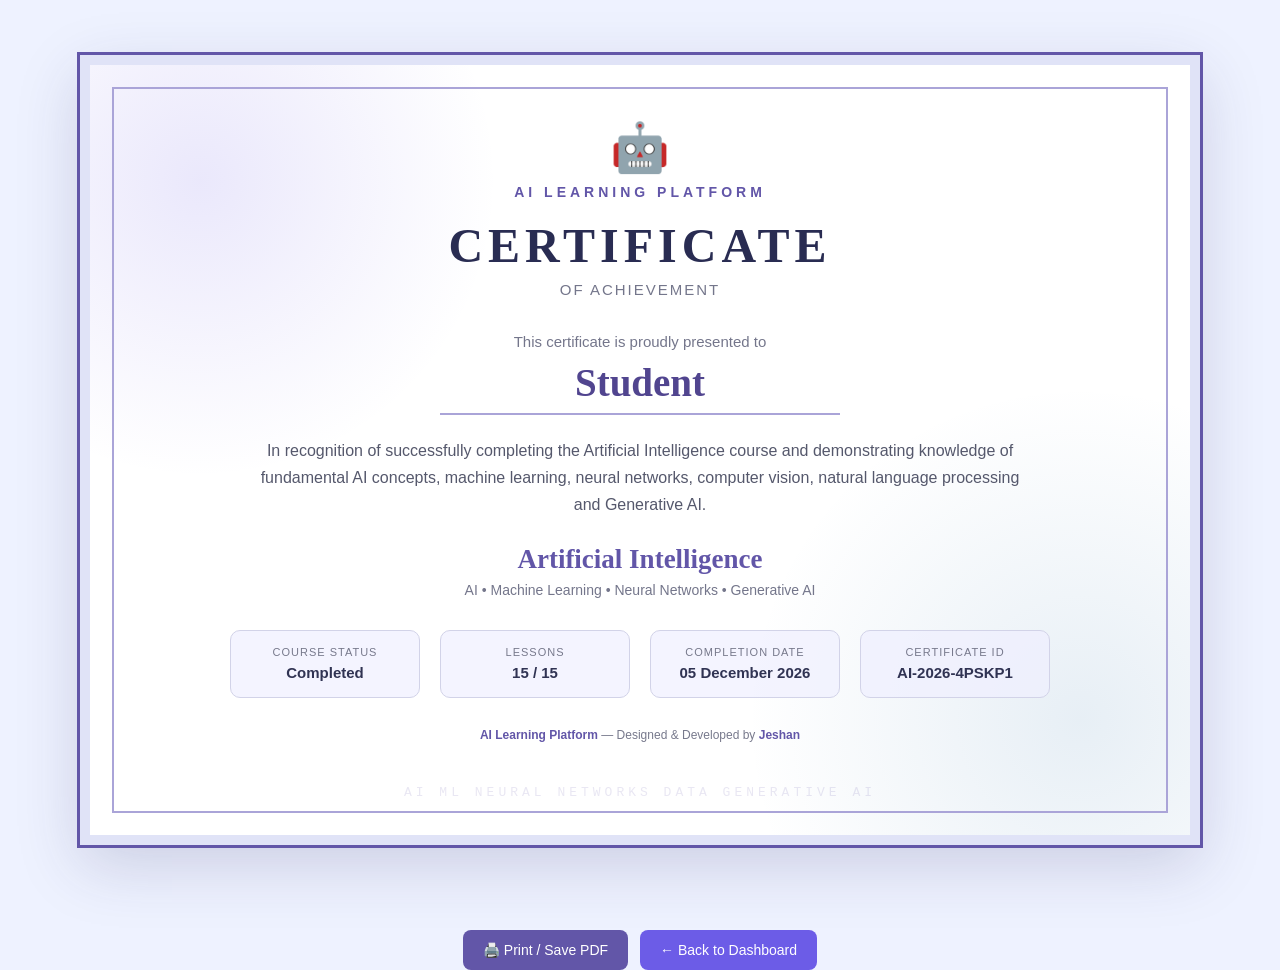
<file: Fronted/ai-certificate.html>
<!DOCTYPE html>
<html lang="en">
<head>
    <meta charset="UTF-8">
    <meta name="viewport" content="width=device-width, initial-scale=1.0">

    <title>AI Certificate | AI Learning Platform</title>

    <style>
        * {
            box-sizing: border-box;
            margin: 0;
            padding: 0;
        }

        body {
            font-family: Georgia, "Times New Roman", serif;
            background: #eef2ff;
            color: #20233f;
            min-height: 100vh;
        }

        /* ================= PAGE ================= */

        .page {
            min-height: 100vh;
            display: flex;
            align-items: center;
            justify-content: center;
            padding: 35px;
        }

        /* ================= CERTIFICATE ================= */

        .certificate {
            width: 1120px;
            min-height: 790px;
            position: relative;

            padding: 55px 70px;

            background:
                radial-gradient(
                    circle at 10% 15%,
                    rgba(108, 92, 231, 0.14),
                    transparent 25%
                ),
                radial-gradient(
                    circle at 90% 85%,
                    rgba(70, 130, 180, 0.13),
                    transparent 28%
                ),
                #ffffff;

            border: 10px solid #e0e3f7;
            outline: 3px solid #6256a8;

            box-shadow:
                0 20px 60px rgba(45, 42, 100, 0.18);

            text-align: center;
            overflow: hidden;
        }

        .certificate::before {
            content: "";
            position: absolute;
            inset: 22px;
            border: 2px solid #aaa4d8;
            pointer-events: none;
        }

        .certificate::after {
            content: "AI   ML   NEURAL NETWORKS   DATA   GENERATIVE AI";
            position: absolute;
            bottom: 35px;
            left: 0;
            right: 0;

            font-family: monospace;
            font-size: 13px;
            letter-spacing: 4px;

            color: rgba(98, 86, 168, 0.14);
        }

        /* ================= CONTENT ================= */

        .content {
            position: relative;
            z-index: 2;
        }

        .top-icon {
            font-size: 48px;
            margin-bottom: 8px;
        }

        .platform {
            font-family: Arial, Helvetica, sans-serif;
            font-size: 14px;
            letter-spacing: 4px;
            text-transform: uppercase;

            color: #6256a8;
            font-weight: bold;

            margin-bottom: 18px;
        }

        .title {
            font-size: 48px;
            letter-spacing: 5px;
            color: #292c52;

            margin-bottom: 8px;
            text-transform: uppercase;
        }

        .subtitle {
            font-family: Arial, Helvetica, sans-serif;
            font-size: 15px;
            color: #74768b;

            letter-spacing: 2px;
            margin-bottom: 35px;
        }

        .presented {
            font-family: Arial, Helvetica, sans-serif;
            color: #74768b;
            font-size: 15px;

            margin-bottom: 10px;
        }

        /* ================= NAME ================= */

        .student-name {
            font-size: 39px;
            color: #51458f;
            font-weight: bold;

            border-bottom: 2px solid #aaa4d8;

            display: inline-block;
            min-width: 400px;

            padding: 0 25px 8px;
            margin-bottom: 22px;
        }

        /* ================= DESCRIPTION ================= */

        .description {
            max-width: 770px;
            margin: auto;

            font-family: Arial, Helvetica, sans-serif;
            font-size: 16px;
            line-height: 1.7;

            color: #55586c;
        }

        /* ================= COURSE ================= */

        .course-name {
            margin-top: 25px;

            font-size: 27px;
            color: #6256a8;
            font-weight: bold;
        }

        .course-subtitle {
            font-family: Arial, Helvetica, sans-serif;

            margin-top: 7px;

            color: #74768b;
            font-size: 14px;
        }

        /* ================= DETAILS ================= */

        .details {
            display: flex;
            justify-content: center;
            gap: 20px;

            margin-top: 32px;
        }

        .detail-box {
            min-width: 190px;

            padding: 15px 20px;

            border: 1px solid #d2d3e8;

            background: rgba(240, 239, 255, 0.7);

            border-radius: 10px;
        }

        .detail-box span {
            display: block;

            font-family: Arial, Helvetica, sans-serif;

            font-size: 11px;
            color: #77798c;

            text-transform: uppercase;
            letter-spacing: 1px;

            margin-bottom: 6px;
        }

        .detail-box strong {
            font-family: Arial, Helvetica, sans-serif;

            font-size: 15px;
            color: #303353;
        }

        /* ================= FOOTER ================= */

        .certificate-footer {
            margin-top: 30px;

            font-family: Arial, Helvetica, sans-serif;

            color: #77798c;
            font-size: 12px;
        }

        .certificate-footer strong {
            color: #6256a8;
        }

        /* ================= BUTTONS ================= */

        .actions {
            margin-top: 30px;

            display: flex;
            justify-content: center;
            gap: 12px;

            font-family: Arial, Helvetica, sans-serif;
        }

        .actions button,
        .actions a {
            border: none;
            text-decoration: none;

            padding: 12px 20px;

            border-radius: 8px;

            cursor: pointer;

            font-size: 14px;

            transition: 0.25s;
        }

        .print-btn {
            background: #6256a8;
            color: white;
        }

        .dashboard-btn {
            background: #6c5ce7;
            color: white;
        }

        .actions button:hover,
        .actions a:hover {
            transform: translateY(-2px);
            opacity: 0.9;
        }

        /* ================= LOCKED ================= */

        .locked {
            max-width: 700px;

            margin: 80px auto;

            background: white;

            padding: 45px;

            border-radius: 18px;

            text-align: center;

            box-shadow:
                0 15px 45px rgba(0,0,0,0.1);

            border: 1px solid #d8d9ed;
        }

        .locked-icon {
            font-size: 60px;
            margin-bottom: 15px;
        }

        .locked h1 {
            color: #292c52;
            margin-bottom: 12px;
        }

        .locked p {
            font-family: Arial, Helvetica, sans-serif;

            color: #74768b;
            line-height: 1.7;
        }

        .locked a {
            display: inline-block;

            margin-top: 25px;

            background: #6c5ce7;
            color: white;

            padding: 12px 20px;

            text-decoration: none;

            border-radius: 8px;

            font-family: Arial, Helvetica, sans-serif;
        }

        /* ================= MOBILE ================= */

        @media (max-width: 850px) {

            .page {
                padding: 15px;
            }

            .certificate {
                width: 100%;
                min-height: auto;

                padding: 45px 25px;
            }

            .title {
                font-size: 32px;
                letter-spacing: 3px;
            }

            .student-name {
                font-size: 28px;
                min-width: 0;
            }

            .details {
                flex-direction: column;
                align-items: center;
            }

            .detail-box {
                width: 220px;
            }

            .actions {
                flex-direction: column;
            }

            .actions button,
            .actions a {
                width: 100%;
            }
        }

        /* ================= PRINT ================= */

        @media print {

            @page {
                size: A4 landscape;
                margin: 0;
            }

            body {
                background: white;
            }

            .page {
                padding: 0;
                min-height: auto;
            }

            .certificate {
                width: 297mm;
                height: 210mm;

                min-height: 210mm;

                border: 8px solid #e0e3f7;
                outline: 2px solid #6256a8;

                box-shadow: none;
            }

            .actions {
                display: none;
            }

            .certificate-footer {
                margin-top: 25px;
            }
        }
    </style>
</head>

<body>


    <!-- ================= PAGE ================= -->

    <div class="page">

        <div
            class="certificate"
            id="certificate">

            <div class="content">


                <!-- ICON -->

                <div class="top-icon">
                    🤖
                </div>


                <!-- PLATFORM -->

                <div class="platform">
                    AI Learning Platform
                </div>


                <!-- TITLE -->

                <h1 class="title">
                    Certificate
                </h1>


                <div class="subtitle">
                    OF ACHIEVEMENT
                </div>


                <!-- STUDENT -->

                <div class="presented">
                    This certificate is proudly presented to
                </div>


                <div
                    class="student-name"
                    id="studentName">
                    Student
                </div>


                <!-- DESCRIPTION -->

                <p class="description">
                    In recognition of successfully completing
                    the Artificial Intelligence course and
                    demonstrating knowledge of fundamental AI
                    concepts, machine learning, neural networks,
                    computer vision, natural language processing
                    and Generative AI.
                </p>


                <!-- COURSE -->

                <div class="course-name">
                    Artificial Intelligence
                </div>


                <div class="course-subtitle">
                    AI • Machine Learning • Neural Networks • Generative AI
                </div>


                <!-- DETAILS -->

                <div class="details">


                    <div class="detail-box">

                        <span>
                            Course Status
                        </span>

                        <strong>
                            Completed
                        </strong>

                    </div>


                    <div class="detail-box">

                        <span>
                            Lessons
                        </span>

                        <strong>
                            15 / 15
                        </strong>

                    </div>


                    <div class="detail-box">

                        <span>
                            Completion Date
                        </span>

                        <strong id="completionDate">
                            —
                        </strong>

                    </div>


                    <div class="detail-box">

                        <span>
                            Certificate ID
                        </span>

                        <strong id="certificateId">
                            AI-2026
                        </strong>

                    </div>


                </div>


                <!-- FOOTER -->

                <div class="certificate-footer">

                    <strong>
                        AI Learning Platform
                    </strong>

                    —

                    Designed & Developed by

                    <strong>
                        Jeshan
                    </strong>

                </div>

            </div>

        </div>

    </div>


    <!-- ================= ACTIONS ================= -->

    <div class="actions">

        <button
            class="print-btn"
            onclick="window.print()">

            🖨️ Print / Save PDF

        </button>


        <a
            href="dashboard.html"
            class="dashboard-btn">

            ← Back to Dashboard

        </a>

    </div>


    <!-- ================= JAVASCRIPT ================= -->

    <script>

        /* =====================================
           LOAD STUDENT NAME
        ===================================== */

        function loadStudentName() {

            const name =
                localStorage.getItem("studentName") ||
                localStorage.getItem("userName") ||
                localStorage.getItem("name") ||
                localStorage.getItem("username") ||
                "Student";


            document.getElementById(
                "studentName"
            ).textContent = name;

        }


        /* =====================================
           LOAD COMPLETION DATE
        ===================================== */

        function loadCompletionDate() {

            let savedDate =
                localStorage.getItem(
                    "aiCertificateDate"
                );


            if (!savedDate) {

                const today = new Date();


                savedDate =
                    today.toLocaleDateString(
                        "en-GB",
                        {
                            day: "2-digit",
                            month: "long",
                            year: "numeric"
                        }
                    );


                localStorage.setItem(
                    "aiCertificateDate",
                    savedDate
                );

            }


            document.getElementById(
                "completionDate"
            ).textContent = savedDate;

        }


        /* =====================================
           LOAD CERTIFICATE ID
        ===================================== */

        function loadCertificateId() {

            let id =
                localStorage.getItem(
                    "aiCertificateId"
                );


            if (!id) {

                id =
                    "AI-" +
                    new Date().getFullYear() +
                    "-" +
                    Math.random()
                        .toString(36)
                        .substring(2, 8)
                        .toUpperCase();


                localStorage.setItem(
                    "aiCertificateId",
                    id
                );

            }


            document.getElementById(
                "certificateId"
            ).textContent = id;

        }


        /* =====================================
           START
        ===================================== */

        loadStudentName();

        loadCompletionDate();

        loadCertificateId();

    </script>

</body>
</html>
</file>
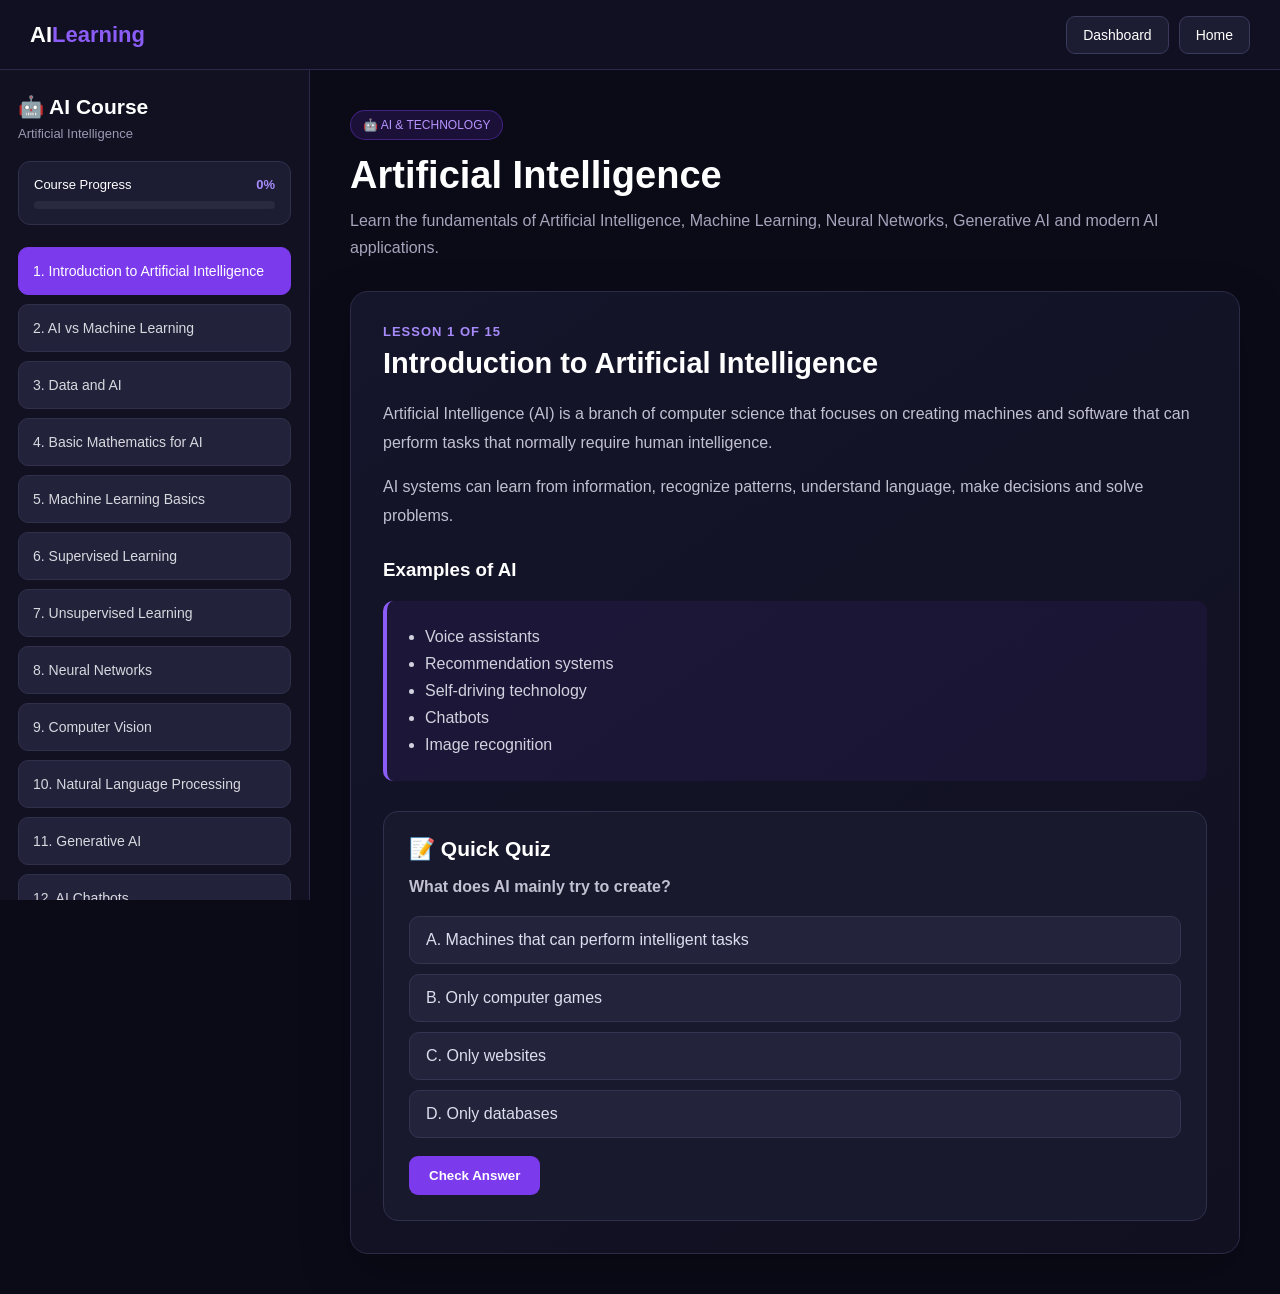
<file: Fronted/ai-course.html>
<!DOCTYPE html>
<html lang="en">

<head>

    <meta charset="UTF-8">

    <meta name="viewport"
          content="width=device-width, initial-scale=1.0">

    <title>AI Learning Course | AI Learning Platform</title>

    <style>

        * {
            box-sizing: border-box;
            margin: 0;
            padding: 0;
            font-family: Arial, Helvetica, sans-serif;
        }

        body {
            background: #0b0b18;
            color: #ffffff;
            min-height: 100vh;
        }

        /* =========================
           HEADER
        ========================== */

        header {
            height: 70px;
            padding: 0 30px;
            background: rgba(17, 17, 35, 0.95);
            border-bottom: 1px solid #29294a;

            display: flex;
            align-items: center;
            justify-content: space-between;

            position: sticky;
            top: 0;
            z-index: 1000;

            backdrop-filter: blur(12px);
        }

        .logo {
            font-size: 22px;
            font-weight: bold;
            color: #ffffff;
        }

        .logo span {
            color: #8b5cf6;
        }

        .header-buttons {
            display: flex;
            gap: 10px;
        }

        .header-btn {
            text-decoration: none;
            padding: 10px 16px;
            border-radius: 9px;

            color: white;
            border: 1px solid #3a3a5d;
            background: #1c1c32;

            transition: 0.3s;
            font-size: 14px;
        }

        .header-btn:hover {
            background: #8b5cf6;
            border-color: #8b5cf6;
            transform: translateY(-2px);
        }


        /* =========================
           MAIN LAYOUT
        ========================== */

        .course-layout {
            display: grid;
            grid-template-columns: 310px 1fr;

            min-height: calc(100vh - 70px);
        }


        /* =========================
           SIDEBAR
        ========================== */

        .sidebar {
            background: #111122;
            border-right: 1px solid #29294a;

            padding: 25px 18px;

            position: sticky;
            top: 70px;

            height: calc(100vh - 70px);

            overflow-y: auto;
        }

        .sidebar h2 {
            font-size: 21px;
            margin-bottom: 7px;
        }

        .sidebar-subtitle {
            color: #9999b2;
            font-size: 13px;
            margin-bottom: 20px;
        }


        /* =========================
           PROGRESS
        ========================== */

        .progress-container {
            background: #1c1c32;
            border: 1px solid #30304d;

            border-radius: 12px;
            padding: 15px;

            margin-bottom: 22px;
        }

        .progress-top {
            display: flex;
            justify-content: space-between;

            margin-bottom: 9px;

            font-size: 13px;
        }

        .progress-percent {
            color: #a78bfa;
            font-weight: bold;
        }

        .progress-bar {
            width: 100%;
            height: 8px;

            background: #292940;

            border-radius: 10px;

            overflow: hidden;
        }

        .progress-fill {
            width: 0%;
            height: 100%;

            background: linear-gradient(
                90deg,
                #7c3aed,
                #a855f7
            );

            border-radius: 10px;

            transition: width 0.4s ease;
        }


        /* =========================
           LESSON LIST
        ========================== */

        .lesson-list {
            display: flex;
            flex-direction: column;
        }

        .lesson {
            width: 100%;
            min-height: 48px;

            padding: 13px 14px;
            margin-bottom: 9px;

            border-radius: 10px;

            cursor: pointer;

            color: #d8d8df;

            background: #22223b;

            border: 1px solid #30304c;

            display: flex;
            align-items: center;

            transition: 0.2s ease;

            font-size: 14px;
            font-weight: 500;
        }

        .lesson:hover {
            background: #2c2c4a;
            border-color: #6d5ce7;

            transform: translateX(3px);
        }

        .lesson.active {
            background: #7c3aed;
            color: white;
            border-color: #7c3aed;
        }

        .lesson.completed {
            background: #22223b;
            color: #d8d8df;

            border: 1px solid #2ecc71;
        }

        .lesson.active.completed {
            background: #7c3aed;
            color: white;
            border-color: #7c3aed;
        }


        /* =========================
           CONTENT
        ========================== */

        .content {
            padding: 40px;

            max-width: 1000px;
            width: 100%;

            margin: auto;
        }

        .course-heading {
            margin-bottom: 30px;
        }

        .course-heading .tag {
            display: inline-block;

            padding: 7px 12px;

            background: rgba(124, 58, 237, 0.15);

            color: #b794ff;

            border: 1px solid rgba(124, 58, 237, 0.4);

            border-radius: 20px;

            font-size: 12px;

            margin-bottom: 14px;
        }

        .course-heading h1 {
            font-size: 38px;
            margin-bottom: 10px;
        }

        .course-heading p {
            color: #a4a4bb;
            line-height: 1.7;
        }


        /* =========================
           LESSON CARD
        ========================== */

        .lesson-card {
            background:
                linear-gradient(
                    145deg,
                    #15152b,
                    #101020
                );

            border: 1px solid #2b2b48;

            border-radius: 18px;

            padding: 32px;

            box-shadow:
                0 20px 50px rgba(0, 0, 0, 0.25);
        }

        .lesson-number {
            color: #a78bfa;

            font-size: 13px;
            font-weight: bold;

            margin-bottom: 8px;

            text-transform: uppercase;

            letter-spacing: 1px;
        }

        .lesson-card h2 {
            font-size: 29px;

            margin-bottom: 20px;
        }

        .lesson-card p {
            color: #c1c1d1;

            line-height: 1.8;

            margin-bottom: 15px;
        }

        .lesson-card h3 {
            margin-top: 28px;
            margin-bottom: 12px;

            color: #ffffff;
        }


        /* =========================
           CODE BOX
        ========================== */

        .code-box {
            background: #080810;

            border: 1px solid #303047;

            border-radius: 12px;

            padding: 20px;

            margin: 18px 0;

            overflow-x: auto;
        }

        .code-box pre {
            color: #c4b5fd;

            font-family: Consolas, monospace;

            line-height: 1.7;

            white-space: pre-wrap;
        }


        /* =========================
           KEY POINTS
        ========================== */

        .points {
            background: rgba(124, 58, 237, 0.08);

            border-left: 4px solid #8b5cf6;

            padding: 18px 20px;

            border-radius: 10px;

            margin-top: 20px;
        }

        .points li {
            color: #d2d2df;

            margin: 9px 0;

            margin-left: 18px;
        }


        /* =========================
           QUIZ
        ========================== */

        .quiz-box {
            margin-top: 30px;

            padding: 25px;

            border-radius: 15px;

            background: #19192e;

            border: 1px solid #30304c;
        }

        .quiz-box h3 {
            margin-top: 0;

            font-size: 21px;
        }

        .question {
            color: #eeeeff;

            margin-bottom: 18px;

            line-height: 1.6;
        }

        .options {
            display: flex;
            flex-direction: column;

            gap: 10px;
        }

        .option {
            padding: 14px 16px;

            background: #23233c;

            border: 1px solid #343452;

            border-radius: 10px;

            color: #dddded;

            cursor: pointer;

            transition: 0.25s;
        }

        .option:hover {
            background: #303052;

            border-color: #8b5cf6;
        }

        .option.selected {
            background: #33245e;

            border-color: #9b6cff;
        }

        .option.disabled {
            cursor: not-allowed;

            opacity: 0.65;
        }


        /* =========================
           BUTTONS
        ========================== */

        .submit-btn,
        .next-btn,
        .dashboard-btn,
        .certificate-btn {

            margin-top: 18px;

            padding: 12px 20px;

            border: none;

            border-radius: 9px;

            color: white;

            font-weight: bold;

            cursor: pointer;

            transition: 0.3s;
        }

        .submit-btn {
            background: #7c3aed;
        }

        .next-btn {
            background: #2563eb;
        }

        .dashboard-btn {
            background: #303047;
        }

        .certificate-btn {
            background:
                linear-gradient(
                    135deg,
                    #7c3aed,
                    #a855f7
                );

            padding: 14px 25px;

            font-size: 15px;
        }

        .submit-btn:hover,
        .next-btn:hover,
        .dashboard-btn:hover,
        .certificate-btn:hover {

            transform: translateY(-2px);

            opacity: 0.9;
        }

        .submit-btn:disabled {
            cursor: not-allowed;

            opacity: 0.5;

            transform: none;
        }


        /* =========================
           FEEDBACK
        ========================== */

        .feedback {
            margin-top: 15px;

            padding: 13px;

            border-radius: 9px;

            display: none;

            line-height: 1.5;
        }

        .feedback.correct {
            display: block;

            background: rgba(46, 204, 113, 0.12);

            border: 1px solid #2ecc71;

            color: #72f5a5;
        }

        .feedback.wrong {
            display: block;

            background: rgba(231, 76, 60, 0.12);

            border: 1px solid #e74c3c;

            color: #ff8f85;
        }


        /* =========================
           COMPLETED MESSAGE
        ========================== */

        .completed-message {
            margin-top: 18px;

            padding: 14px 16px;

            border-radius: 10px;

            background: rgba(46, 204, 113, 0.10);

            border: 1px solid #2ecc71;

            color: #72f5a5;

            line-height: 1.6;
        }


        /* =========================
           FINAL RESULT
        ========================== */

        .final-result {
            text-align: center;

            padding: 50px 20px;
        }

        .final-result h2 {
            font-size: 34px;

            color: #c4b5fd;

            margin-bottom: 15px;
        }

        .final-result p {
            color: #bdbdd0;
        }

        .final-score {
            font-size: 70px;

            font-weight: bold;

            margin: 25px 0;

            background:
                linear-gradient(
                    90deg,
                    #8b5cf6,
                    #c084fc
                );

            -webkit-background-clip: text;

            -webkit-text-fill-color: transparent;
        }


        /* =========================
           RESPONSIVE
        ========================== */

        @media (max-width: 850px) {

            .course-layout {
                grid-template-columns: 1fr;
            }

            .sidebar {
                position: relative;

                top: 0;

                height: auto;

                border-right: none;

                border-bottom: 1px solid #29294a;
            }

            .lesson-list {
                display: grid;

                grid-template-columns:
                    repeat(2, 1fr);

                gap: 8px;
            }

            .lesson {
                margin-bottom: 0;
            }

            .content {
                padding: 25px 18px;
            }

            .course-heading h1 {
                font-size: 30px;
            }
        }


        @media (max-width: 600px) {

            header {
                padding: 0 15px;
            }

            .logo {
                font-size: 18px;
            }

            .header-btn {
                padding: 8px 10px;

                font-size: 12px;
            }

            .lesson-list {
                grid-template-columns: 1fr;
            }

            .lesson-card {
                padding: 22px;
            }

            .lesson-card h2 {
                font-size: 24px;
            }

            .final-score {
                font-size: 55px;
            }
        }

    </style>

</head>


<body>


<!-- =========================
     HEADER
========================== -->

<header>

    <div class="logo">
        AI<span>Learning</span>
    </div>

    <div class="header-buttons">

        <a
            href="dashboard.html"
            class="header-btn"
        >
            Dashboard
        </a>

        <a
            href="index.html"
            class="header-btn"
        >
            Home
        </a>

    </div>

</header>


<!-- =========================
     MAIN COURSE LAYOUT
========================== -->

<div class="course-layout">


    <!-- =========================
         SIDEBAR
    ========================== -->

    <aside class="sidebar">

        <h2>
            🤖 AI Course
        </h2>

        <p class="sidebar-subtitle">
            Artificial Intelligence
        </p>


        <!-- PROGRESS -->

        <div class="progress-container">

            <div class="progress-top">

                <span>
                    Course Progress
                </span>

                <span
                    class="progress-percent"
                    id="progressPercent"
                >
                    0%
                </span>

            </div>


            <div class="progress-bar">

                <div
                    class="progress-fill"
                    id="progressFill"
                ></div>

            </div>

        </div>


        <!-- LESSON LIST -->

        <div
            class="lesson-list"
            id="lessonList"
        ></div>

    </aside>


    <!-- =========================
         MAIN CONTENT
    ========================== -->

    <main class="content">


        <div class="course-heading">

            <span class="tag">
                🤖 AI & TECHNOLOGY
            </span>

            <h1>
                Artificial Intelligence
            </h1>

            <p>
                Learn the fundamentals of Artificial Intelligence,
                Machine Learning, Neural Networks, Generative AI
                and modern AI applications.
            </p>

        </div>


        <div id="lessonContent"></div>


    </main>

</div>



<script>


/* ==========================================
   AI COURSE LESSON DATA
========================================== */

const lessons = [

    {
        id: 1,

        title:
            "Introduction to Artificial Intelligence",

        content: `

            <p>
                Artificial Intelligence (AI) is a branch of computer
                science that focuses on creating machines and software
                that can perform tasks that normally require human
                intelligence.
            </p>

            <p>
                AI systems can learn from information, recognize
                patterns, understand language, make decisions and
                solve problems.
            </p>

            <h3>
                Examples of AI
            </h3>

            <div class="points">

                <ul>

                    <li>Voice assistants</li>

                    <li>Recommendation systems</li>

                    <li>Self-driving technology</li>

                    <li>Chatbots</li>

                    <li>Image recognition</li>

                </ul>

            </div>

        `,

        question:
            "What does AI mainly try to create?",

        options: [

            "Machines that can perform intelligent tasks",

            "Only computer games",

            "Only websites",

            "Only databases"

        ],

        answer: 0
    },


    {
        id: 2,

        title:
            "AI vs Machine Learning",

        content: `

            <p>
                Artificial Intelligence is the larger concept of
                creating intelligent machines.
            </p>

            <p>
                Machine Learning is a subset of AI where computers
                learn patterns from data instead of being explicitly
                programmed for every situation.
            </p>

            <div class="code-box">

<pre>
AI
 └── Machine Learning
      └── Deep Learning
</pre>

            </div>

            <h3>
                Important Difference
            </h3>

            <p>
                AI is the overall field, while Machine Learning is
                one important approach used to build AI systems.
            </p>

        `,

        question:
            "Machine Learning is a subset of which field?",

        options: [

            "Artificial Intelligence",

            "HTML",

            "CSS",

            "Networking"

        ],

        answer: 0
    },


    {
        id: 3,

        title:
            "Data and AI",

        content: `

            <p>
                Data is one of the most important resources for
                modern AI systems.
            </p>

            <p>
                AI models use data to identify patterns and make
                predictions or decisions.
            </p>

            <h3>
                Types of Data
            </h3>

            <div class="points">

                <ul>

                    <li>Text data</li>

                    <li>Images</li>

                    <li>Audio</li>

                    <li>Video</li>

                    <li>Numbers and tables</li>

                </ul>

            </div>

            <p>
                Better quality data generally helps an AI system
                produce more useful results.
            </p>

        `,

        question:
            "Why is data important in AI?",

        options: [

            "AI systems can learn patterns from data",

            "Data is only used for decoration",

            "Data replaces computers",

            "Data creates websites automatically"

        ],

        answer: 0
    },


    {
        id: 4,

        title:
            "Basic Mathematics for AI",

        content: `

            <p>
                Mathematics provides the foundation for many AI
                and Machine Learning algorithms.
            </p>

            <h3>
                Important Areas
            </h3>

            <div class="points">

                <ul>

                    <li>Statistics</li>

                    <li>Probability</li>

                    <li>Linear algebra</li>

                    <li>Functions</li>

                    <li>Basic calculus</li>

                </ul>

            </div>

            <p>
                Understanding basic mathematics helps learners
                understand how AI models process and analyse data.
            </p>

        `,

        question:
            "Which mathematical area is commonly used in AI?",

        options: [

            "Statistics",

            "Painting",

            "Music theory only",

            "Typography only"

        ],

        answer: 0
    },


    {
        id: 5,

        title:
            "Machine Learning Basics",

        content: `

            <p>
                Machine Learning allows computers to learn patterns
                from examples and data.
            </p>

            <h3>
                Basic Machine Learning Process
            </h3>

            <div class="code-box">

<pre>
Collect Data
     ↓
Prepare Data
     ↓
Train Model
     ↓
Test Model
     ↓
Make Predictions
</pre>

            </div>

            <p>
                The trained model can then be used to make predictions
                on new data.
            </p>

        `,

        question:
            "What does a Machine Learning model learn from?",

        options: [

            "Data",

            "Only electricity",

            "Only HTML",

            "Only keyboard input"

        ],

        answer: 0
    },


    {
        id: 6,

        title:
            "Supervised Learning",

        content: `

            <p>
                Supervised Learning uses labelled training data.
                The model learns the relationship between input
                information and known outputs.
            </p>

            <h3>
                Examples
            </h3>

            <div class="points">

                <ul>

                    <li>Email spam detection</li>

                    <li>House price prediction</li>

                    <li>Image classification</li>

                </ul>

            </div>

            <p>
                During training, the model receives examples where
                the correct answer is already known.
            </p>

        `,

        question:
            "What type of data does supervised learning use?",

        options: [

            "Labelled data",

            "No data",

            "Only audio",

            "Only CSS"

        ],

        answer: 0
    },


    {
        id: 7,

        title:
            "Unsupervised Learning",

        content: `

            <p>
                Unsupervised Learning works with data that does not
                have predefined labels.
            </p>

            <p>
                The algorithm attempts to discover hidden structures
                and patterns within the data.
            </p>

            <h3>
                Example
            </h3>

            <p>
                A company can use clustering to group customers
                according to similar behaviour.
            </p>

        `,

        question:
            "Does unsupervised learning normally require labelled data?",

        options: [

            "No",

            "Yes, always",

            "Only HTML labels",

            "Only image labels"

        ],

        answer: 0
    },


    {
        id: 8,

        title:
            "Neural Networks",

        content: `

            <p>
                Neural Networks are computing models inspired by
                the way biological neurons process information.
            </p>

            <div class="code-box">

<pre>
Input Layer
     ↓
Hidden Layers
     ↓
Output Layer
</pre>

            </div>

            <p>
                Neural networks are widely used in image recognition,
                speech processing, language applications and many
                other AI tasks.
            </p>

        `,

        question:
            "What are the main layers of a basic neural network?",

        options: [

            "Input, Hidden and Output",

            "HTML, CSS and JavaScript",

            "Header, Body and Footer",

            "Start, Stop and Exit"

        ],

        answer: 0
    },


    {
        id: 9,

        title:
            "Computer Vision",

        content: `

            <p>
                Computer Vision is an area of AI that enables
                computers to analyse and understand visual
                information such as images and videos.
            </p>

            <h3>
                Applications
            </h3>

            <div class="points">

                <ul>

                    <li>Face recognition</li>

                    <li>Medical image analysis</li>

                    <li>Object detection</li>

                    <li>Autonomous vehicles</li>

                    <li>Security systems</li>

                </ul>

            </div>

        `,

        question:
            "What type of information does Computer Vision mainly process?",

        options: [

            "Images and videos",

            "Only passwords",

            "Only spreadsheets",

            "Only HTML files"

        ],

        answer: 0
    },


    {
        id: 10,

        title:
            "Natural Language Processing",

        content: `

            <p>
                Natural Language Processing (NLP) is a field of AI
                that focuses on enabling computers to understand,
                process and generate human language.
            </p>

            <h3>
                Examples
            </h3>

            <div class="points">

                <ul>

                    <li>Chatbots</li>

                    <li>Language translation</li>

                    <li>Text summarization</li>

                    <li>Speech recognition</li>

                    <li>Sentiment analysis</li>

                </ul>

            </div>

        `,

        question:
            "What does NLP mainly deal with?",

        options: [

            "Human language",

            "Computer hardware only",

            "Internet cables",

            "Computer screens"

        ],

        answer: 0
    },


    {
        id: 11,

        title:
            "Generative AI",

        content: `

            <p>
                Generative AI refers to AI systems that can create
                new content based on patterns learned from data.
            </p>

            <h3>
                Generative AI Can Create
            </h3>

            <div class="points">

                <ul>

                    <li>Text</li>

                    <li>Images</li>

                    <li>Audio</li>

                    <li>Video</li>

                    <li>Code</li>

                </ul>

            </div>

            <p>
                Generative AI is becoming an important technology
                across education, business, software development
                and creative industries.
            </p>

        `,

        question:
            "What can Generative AI create?",

        options: [

            "New content",

            "Only computer hardware",

            "Only electricity",

            "Only network cables"

        ],

        answer: 0
    },


    {
        id: 12,

        title:
            "AI Chatbots",

        content: `

            <p>
                AI chatbots are software applications that interact
                with users using natural language.
            </p>

            <p>
                Modern chatbots can answer questions, explain
                concepts, generate content and assist users with
                different tasks.
            </p>

            <h3>
                Common Components
            </h3>

            <div class="points">

                <ul>

                    <li>Natural Language Processing</li>

                    <li>Language models</li>

                    <li>Conversation management</li>

                    <li>Knowledge sources</li>

                </ul>

            </div>

        `,

        question:
            "What is the main purpose of an AI chatbot?",

        options: [

            "To communicate with users using natural language",

            "To replace the computer monitor",

            "To create electricity",

            "To repair keyboards"

        ],

        answer: 0
    },


    {
        id: 13,

        title:
            "AI Ethics and Responsible AI",

        content: `

            <p>
                Responsible AI focuses on developing and using
                artificial intelligence in a safe, fair and
                responsible way.
            </p>

            <h3>
                Important Principles
            </h3>

            <div class="points">

                <ul>

                    <li>Fairness</li>

                    <li>Privacy</li>

                    <li>Transparency</li>

                    <li>Security</li>

                    <li>Human oversight</li>

                </ul>

            </div>

            <p>
                Developers should consider the possible impact of
                AI systems on people and society.
            </p>

        `,

        question:
            "Which is an important Responsible AI principle?",

        options: [

            "Fairness",

            "Ignoring privacy",

            "Removing security",

            "Hiding all information"

        ],

        answer: 0
    },


    {
        id: 14,

        title:
            "AI Applications and Future",

        content: `

            <p>
                Artificial Intelligence is being used in many
                industries and its applications continue to grow.
            </p>

            <h3>
                Major Applications
            </h3>

            <div class="points">

                <ul>

                    <li>Healthcare</li>

                    <li>Education</li>

                    <li>Finance</li>

                    <li>Transportation</li>

                    <li>Cybersecurity</li>

                    <li>Entertainment</li>

                </ul>

            </div>

            <p>
                Future AI systems are expected to become more useful,
                efficient and integrated into everyday technology.
            </p>

        `,

        question:
            "Where can AI be used?",

        options: [

            "Many different industries",

            "Only schools",

            "Only games",

            "Only banks"

        ],

        answer: 0
    },


    {
        id: 15,

        title:
            "Final AI Challenge",

        content: `

            <p>
                🎉 Congratulations! You have reached the final
                lesson of the Artificial Intelligence course.
            </p>

            <p>
                You have explored AI fundamentals, Machine Learning,
                neural networks, Computer Vision, NLP, Generative AI
                and responsible AI.
            </p>

            <div class="points">

                <ul>

                    <li>Review the previous lessons.</li>

                    <li>Think about real-world AI applications.</li>

                    <li>Complete the final challenge.</li>

                    <li>Check your final course score.</li>

                </ul>

            </div>

        `,

        question:
            "Which technology is a major area of modern AI?",

        options: [

            "Machine Learning",

            "Paper printing only",

            "Manual typing only",

            "Traditional filing only"

        ],

        answer: 0
    }

];


/* ==========================================
   LOCAL STORAGE FUNCTIONS
========================================== */

function getCompletedLessons() {

    try {

        return JSON.parse(
            localStorage.getItem(
                "aiCompletedLessonIds"
            ) || "[]"
        );

    } catch (error) {

        return [];

    }

}


function getScores() {

    try {

        return JSON.parse(
            localStorage.getItem(
                "aiLessonScores"
            ) || "{}"
        );

    } catch (error) {

        return {};

    }

}


function saveCompletedLessons(data) {

    localStorage.setItem(
        "aiCompletedLessonIds",
        JSON.stringify(data)
    );

}


function saveScores(data) {

    localStorage.setItem(
        "aiLessonScores",
        JSON.stringify(data)
    );

}


/* ==========================================
   CERTIFICATE INFORMATION
========================================== */

function createCertificateDetails() {

    const completed =
        getCompletedLessons();

    if (completed.length !== lessons.length) {
        return;
    }


    /* Certificate date */

    if (!localStorage.getItem("aiCertificateDate")) {

        const today =
            new Date();

        const date =
            today.toLocaleDateString(
                "en-GB"
            );

        localStorage.setItem(
            "aiCertificateDate",
            date
        );

    }


    /* Certificate ID */

    if (!localStorage.getItem("aiCertificateId")) {

        const randomNumber =
            Math.floor(
                100000 +
                Math.random() * 900000
            );

        const certificateId =
            "AI-" + randomNumber;

        localStorage.setItem(
            "aiCertificateId",
            certificateId
        );

    }

}


/* ==========================================
   CURRENT LESSON
========================================== */

let currentLesson = 1;

let selectedAnswer = null;

let answeredCurrent = false;


/* ==========================================
   CREATE LESSON SIDEBAR
========================================== */

function renderLessonList() {

    const list =
        document.getElementById(
            "lessonList"
        );

    const completed =
        getCompletedLessons();

    list.innerHTML = "";


    lessons.forEach(lesson => {

        const button =
            document.createElement("div");

        button.className = "lesson";


        if (lesson.id === currentLesson) {

            button.classList.add(
                "active"
            );

        }


        if (
            completed.includes(
                lesson.id
            )
        ) {

            button.classList.add(
                "completed"
            );

        }


        button.textContent =
            completed.includes(lesson.id)

                ? "✓ Completed " +
                  lesson.id +
                  ". " +
                  lesson.title

                : lesson.id +
                  ". " +
                  lesson.title;


        button.onclick = function () {

            currentLesson =
                lesson.id;

            selectedAnswer =
                null;

            answeredCurrent =
                false;

            renderLessonList();

            renderLesson();

            window.scrollTo({
                top: 0,
                behavior: "smooth"
            });

        };


        list.appendChild(button);

    });

}


/* ==========================================
   UPDATE PROGRESS
========================================== */

function updateProgress() {

    const completed =
        getCompletedLessons();


    const percentage =
        Math.round(
            (
                completed.length /
                lessons.length
            ) * 100
        );


    document.getElementById(
        "progressPercent"
    ).textContent =
        percentage + "%";


    document.getElementById(
        "progressFill"
    ).style.width =
        percentage + "%";

}


/* ==========================================
   RENDER LESSON
========================================== */

function renderLesson() {

    const lesson =
        lessons.find(
            item =>
                item.id === currentLesson
        );


    if (!lesson) {
        return;
    }


    selectedAnswer = null;

    answeredCurrent = false;


    const completed =
        getCompletedLessons();


    const alreadyCompleted =
        completed.includes(
            lesson.id
        );


    const content =
        document.getElementById(
            "lessonContent"
        );


    content.innerHTML = `

        <div class="lesson-card">

            <div class="lesson-number">

                Lesson ${lesson.id}
                of ${lessons.length}

            </div>


            <h2>
                ${lesson.title}
            </h2>


            ${lesson.content}


            <div class="quiz-box">

                <h3>
                    📝 Quick Quiz
                </h3>


                <p class="question">

                    <strong>
                        ${lesson.question}
                    </strong>

                </p>


                <div
                    class="options"
                    id="options"
                >

                    ${lesson.options.map(
                        (option, index) => `

                            <div
                                class="option ${
                                    alreadyCompleted
                                        ? "disabled"
                                        : ""
                                }"
                                ${
                                    alreadyCompleted
                                        ? ""
                                        : `onclick="selectOption(${index})"`
                                }
                            >

                                ${String.fromCharCode(
                                    65 + index
                                )}.
                                ${option}

                            </div>

                    `
                    ).join("")}

                </div>


                ${
                    alreadyCompleted

                    ? `

                        <div class="completed-message">

                            ✓ This lesson has already
                            been completed successfully.

                            <br>

                            Your completion has been saved
                            and will not be counted again.

                        </div>

                        <button
                            class="next-btn"
                            onclick="nextLesson()"
                        >

                            ${
                                currentLesson ===
                                lessons.length

                                ? "View Final Result →"

                                : "Next Lesson →"
                            }

                        </button>

                    `

                    : `

                        <button
                            class="submit-btn"
                            id="submitButton"
                            onclick="checkAnswer()"
                        >

                            Check Answer

                        </button>

                        <div
                            id="feedback"
                            class="feedback"
                        ></div>

                    `
                }

            </div>

        </div>

    `;


    if (alreadyCompleted) {

        answeredCurrent = true;

    }

}


/* ==========================================
   SELECT ANSWER
========================================== */

function selectOption(index) {

    if (answeredCurrent) {
        return;
    }


    selectedAnswer =
        index;


    const options =
        document.querySelectorAll(
            ".option"
        );


    options.forEach(option => {

        option.classList.remove(
            "selected"
        );

    });


    if (options[index]) {

        options[index].classList.add(
            "selected"
        );

    }

}


/* ==========================================
   CHECK ANSWER
========================================== */

function checkAnswer() {

    if (answeredCurrent) {
        return;
    }


    const feedback =
        document.getElementById(
            "feedback"
        );


    if (!feedback) {
        return;
    }


    if (selectedAnswer === null) {

        feedback.textContent =
            "⚠️ Please select an answer first.";

        feedback.className =
            "feedback wrong";

        return;

    }


    const lesson =
        lessons.find(
            item =>
                item.id === currentLesson
        );


    if (!lesson) {
        return;
    }


    if (
        selectedAnswer ===
        lesson.answer
    ) {

        answeredCurrent = true;


        feedback.textContent =
            "🎉 Correct! Excellent work.";


        feedback.className =
            "feedback correct";


        const submitButton =
            document.getElementById(
                "submitButton"
            );


        if (submitButton) {

            submitButton.disabled =
                true;

        }


        completeLesson();

    }

    else {

        feedback.textContent =
            "❌ Incorrect. Please review the lesson and try again.";

        feedback.className =
            "feedback wrong";

    }

}


/* ==========================================
   COMPLETE LESSON
========================================== */

function completeLesson() {

    let completed =
        getCompletedLessons();


    let scores =
        getScores();


    /*
       IMPORTANT:
       Prevent duplicate completion.
    */

    if (
        completed.includes(
            currentLesson
        )
    ) {

        updateProgress();

        renderLessonList();

        return;

    }


    /*
       Add lesson only once.
    */

    completed.push(
        currentLesson
    );


    completed.sort(
        (a, b) => a - b
    );


    /*
       Every lesson currently
       gives 1 point.
    */

    scores[currentLesson] = 1;


    saveCompletedLessons(
        completed
    );


    saveScores(
        scores
    );


    updateProgress();

    renderLessonList();


    /*
       Create certificate information
       when all 15 lessons are done.
    */

    if (
        completed.length ===
        lessons.length
    ) {

        createCertificateDetails();


        setTimeout(
            () => {

                showFinalResult();

            },
            700
        );

    }

    else {

        /*
           Add Next Lesson button.
        */

        const quizBox =
            document.querySelector(
                ".quiz-box"
            );


        if (quizBox) {

            const existingNext =
                quizBox.querySelector(
                    ".next-btn"
                );


            if (!existingNext) {

                const button =
                    document.createElement(
                        "button"
                    );


                button.className =
                    "next-btn";


                button.textContent =
                    "Next Lesson →";


                button.onclick =
                    nextLesson;


                quizBox.appendChild(
                    button
                );

            }

        }

    }

}


/* ==========================================
   NEXT LESSON
========================================== */

function nextLesson() {

    if (
        currentLesson <
        lessons.length
    ) {

        currentLesson++;

        selectedAnswer =
            null;

        answeredCurrent =
            false;


        renderLessonList();

        renderLesson();


        window.scrollTo({

            top: 0,

            behavior: "smooth"

        });

    }

    else {

        showFinalResult();

    }

}


/* ==========================================
   FINAL RESULT
========================================== */

function showFinalResult() {

    const completed =
        getCompletedLessons();


    /*
       Only show final result after
       all lessons are complete.
    */

    if (
        completed.length !==
        lessons.length
    ) {

        return;

    }


    const scores =
        getScores();


    let totalScore = 0;


    for (
        let i = 1;
        i <= lessons.length;
        i++
    ) {

        if (
            scores[i] !== undefined
        ) {

            totalScore +=
                Number(
                    scores[i]
                );

        }

    }


    createCertificateDetails();


    let resultMessage = "";


    if (totalScore >= 13) {

        resultMessage =
            "Excellent! You have a strong understanding of Artificial Intelligence.";

    }

    else if (totalScore >= 10) {

        resultMessage =
            "Very Good! You have completed the AI learning path successfully.";

    }

    else if (totalScore >= 8) {

        resultMessage =
            "Good Work! Keep practising AI concepts to improve further.";

    }

    else {

        resultMessage =
            "Keep Practising! Review the lessons and strengthen your AI fundamentals.";

    }


    document.getElementById(
        "lessonContent"
    ).innerHTML = `

        <div class="lesson-card">

            <div class="final-result">

                <h2>
                    🎉 AI Course Completed!
                </h2>


                <p>
                    Congratulations!
                    You completed all
                    ${lessons.length}
                    AI lessons.
                </p>


                <div class="final-score">

                    ${totalScore}
                    /
                    ${lessons.length}

                </div>


                <p>
                    ${resultMessage}
                </p>


                <p style="margin-top:12px;">

                    Completed Lessons:

                    <strong>
                        ${completed.length}
                        /
                        ${lessons.length}
                    </strong>

                </p>


                <button
                    class="certificate-btn"
                    onclick="viewCertificate()"
                >

                    🏆 View AI Certificate

                </button>


                <br>


                <button
                    class="dashboard-btn"
                    onclick="goDashboard()"
                >

                    ← Go to Dashboard

                </button>

            </div>

        </div>

    `;

}


/* ==========================================
   CERTIFICATE
========================================== */

function viewCertificate() {

    const completed =
        getCompletedLessons();


    if (
        completed.length !==
        lessons.length
    ) {

        alert(
            "🔒 Please complete all 15 AI lessons to unlock your certificate."
        );

        return;

    }


    createCertificateDetails();


    window.location.href =
        "ai-certificate.html";

}


/* ==========================================
   DASHBOARD
========================================== */

function goDashboard() {

    window.location.href =
        "dashboard.html";

}


/* ==========================================
   INITIAL LOAD
========================================== */

function initializeCourse() {

    const completed =
        getCompletedLessons();


    updateProgress();

    renderLessonList();


    /*
       If course is already completed,
       create certificate information.
    */

    if (
        completed.length ===
        lessons.length
    ) {

        createCertificateDetails();

        renderLesson();

    }

    else {

        renderLesson();

    }

}


initializeCourse();

</script>


</body>

</html>
</file>
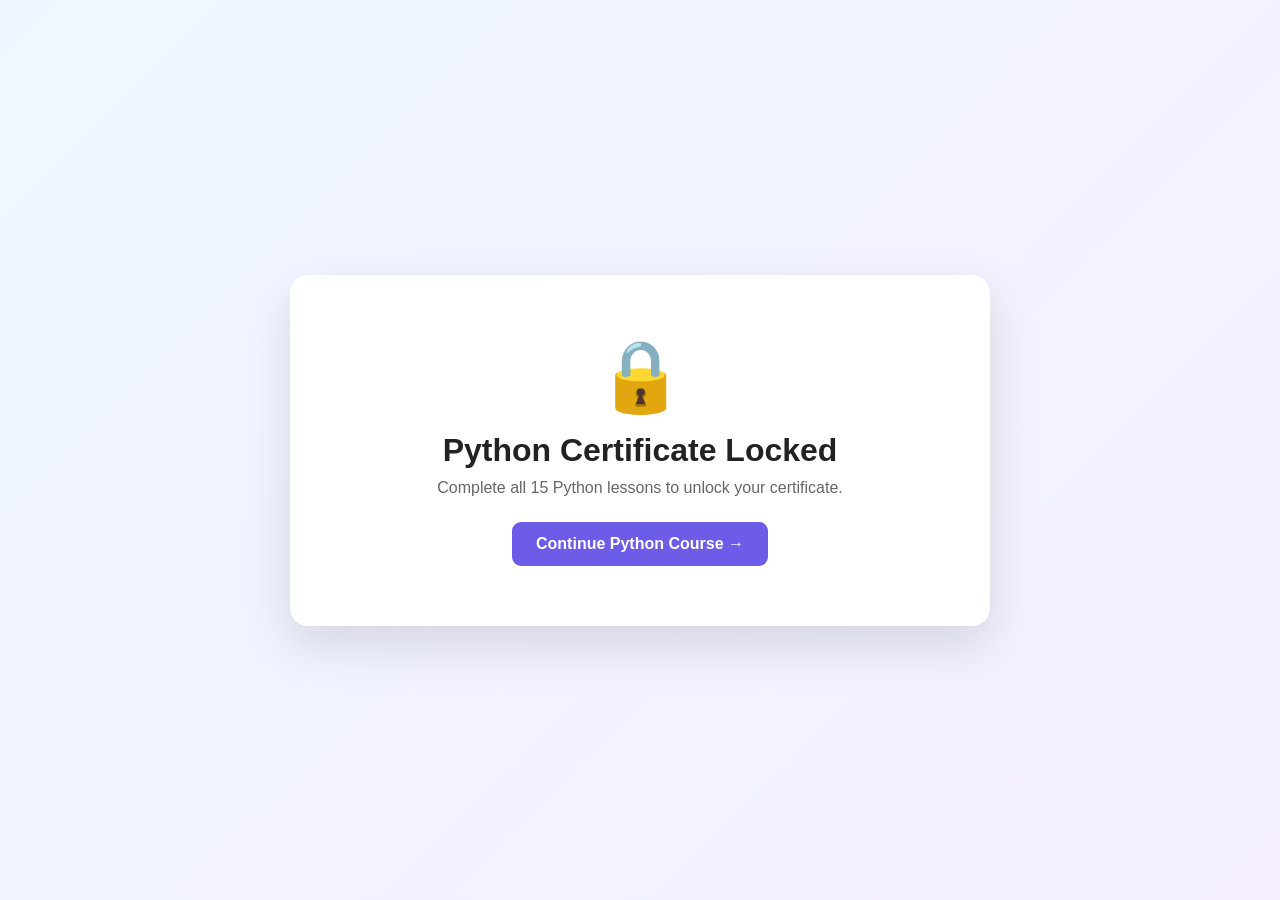
<file: Fronted/certificate.html>
<!DOCTYPE html>
<html lang="en">

<head>

<meta charset="UTF-8">

<meta
    name="viewport"
    content="width=device-width, initial-scale=1.0">

<title>
    Python Certificate | AI Learning Platform
</title>


<style>

* {
    box-sizing: border-box;
    margin: 0;
    padding: 0;
}


body {

    font-family:
        "Segoe UI",
        Arial,
        sans-serif;

    background:
        linear-gradient(
            135deg,
            #eef7ff,
            #f5efff
        );

    min-height: 100vh;

    display: flex;

    justify-content: center;

    align-items: center;

    padding: 30px;

    color: #222;

}


/* ================= CERTIFICATE ================= */

.certificate {

    position: relative;

    width: 100%;

    max-width: 1150px;

    min-height: 720px;

    background:
        linear-gradient(
            135deg,
            #eef8ff,
            #f8f2ff,
            #edf8ff
        );

    border: 12px solid #dcecff;

    outline:
        2px solid #6c5ce7;

    outline-offset: -22px;

    padding: 65px 75px;

    box-shadow:
        0 20px 60px
        rgba(50,50,100,0.15);

    overflow: hidden;

}


/* ================= DECORATION ================= */

.circle {

    position: absolute;

    border-radius: 50%;

    opacity: 0.35;

    pointer-events: none;

}


.circle.one {

    width: 220px;

    height: 220px;

    background: #cfe9ff;

    top: -100px;

    left: -80px;

}


.circle.two {

    width: 260px;

    height: 260px;

    background: #e3d8ff;

    bottom: -120px;

    right: -100px;

}


.circle.three {

    width: 100px;

    height: 100px;

    background: #d5f3ff;

    top: 40px;

    right: 80px;

}


.tech {

    position: absolute;

    color: #6c5ce7;

    opacity: 0.15;

    font-family: Consolas, monospace;

    font-weight: 700;

}


.tech.one {

    top: 130px;

    left: 35px;

    font-size: 42px;

}


.tech.two {

    top: 210px;

    right: 35px;

    font-size: 40px;

}


.tech.three {

    bottom: 120px;

    left: 50px;

    font-size: 35px;

}


.tech.four {

    bottom: 75px;

    right: 55px;

    font-size: 38px;

}


/* ================= CONTENT ================= */

.content {

    position: relative;

    z-index: 2;

    text-align: center;

}


.python-icon {

    font-size: 58px;

    margin-bottom: 10px;

}


.platform {

    font-size: 17px;

    font-weight: 800;

    letter-spacing: 3px;

    color: #555;

}


.small-title {

    margin-top: 20px;

    font-size: 18px;

    letter-spacing: 5px;

    color: #6c5ce7;

    font-weight: 700;

}


h1 {

    margin-top: 12px;

    font-size: 52px;

    letter-spacing: 3px;

    color: #25254d;

}


.subtitle {

    margin-top: 8px;

    font-size: 18px;

    color: #666;

}


.presented {

    margin-top: 40px;

    font-size: 15px;

    color: #666;

}


.student-name {

    margin-top: 12px;

    font-size: 42px;

    color: #6c5ce7;

    font-family: Georgia, serif;

    font-weight: 700;

    border-bottom: 2px solid #b8aef0;

    display: inline-block;

    padding: 0 45px 8px;

}


.description {

    max-width: 820px;

    margin:
        25px auto 0;

    line-height: 1.7;

    color: #4d4d5c;

    font-size: 15px;

}


.course-name {

    margin-top: 17px;

    font-size: 29px;

    font-weight: 800;

    color: #25254d;

}


.course-topics {

    margin-top: 8px;

    font-size: 14px;

    color: #6c5ce7;

    font-weight: 600;

    letter-spacing: 1px;

}


/* ================= DETAILS ================= */

.details {

    margin:
        32px auto 0;

    max-width: 850px;

    display: grid;

    grid-template-columns:
        repeat(4, 1fr);

    gap: 15px;

}


.detail {

    background:
        rgba(255,255,255,0.75);

    border:
        1px solid #d9d4ef;

    border-radius: 12px;

    padding: 14px 10px;

}


.detail-title {

    font-size: 11px;

    color: #777;

    text-transform: uppercase;

    letter-spacing: 1px;

}


.detail-value {

    margin-top: 5px;

    font-size: 15px;

    font-weight: 700;

    color: #29294d;

}


/* ================= FOOTER ================= */

.footer {

    margin-top: 30px;

    font-size: 13px;

    color: #777;

}


.developer {

    margin-top: 5px;

    font-weight: 700;

    color: #555;

}


/* ================= BUTTONS ================= */

.actions {

    margin-top: 23px;

    display: flex;

    justify-content: center;

    gap: 12px;

}


button,
.dashboard-btn {

    border: none;

    padding: 12px 22px;

    border-radius: 9px;

    font-size: 14px;

    font-weight: 700;

    cursor: pointer;

    text-decoration: none;

}


.print-btn {

    background: #6c5ce7;

    color: white;

}


.print-btn:hover {

    background: #5b4bd6;

}


.dashboard-btn {

    background: #e8e5ff;

    color: #5145b5;

}


/* ================= LOCKED ================= */

.locked {

    display: none;

    width: 100%;

    max-width: 700px;

    background: white;

    padding: 60px 30px;

    border-radius: 18px;

    text-align: center;

    box-shadow:
        0 20px 50px
        rgba(0,0,0,0.12);

}


.locked-icon {

    font-size: 70px;

}


.locked h2 {

    margin-top: 15px;

    font-size: 32px;

}


.locked p {

    margin-top: 10px;

    color: #666;

}


.continue-btn {

    display: inline-block;

    margin-top: 25px;

    padding: 13px 24px;

    background: #6c5ce7;

    color: white;

    border-radius: 9px;

    text-decoration: none;

    font-weight: 700;

}


/* ================= MOBILE ================= */

@media (max-width: 850px) {

    body {
        padding: 15px;
    }

    .certificate {
        padding: 55px 30px;
        min-height: auto;
    }

    h1 {
        font-size: 40px;
    }

    .student-name {
        font-size: 30px;
        padding-left: 15px;
        padding-right: 15px;
    }

    .details {
        grid-template-columns:
            repeat(2, 1fr);
    }

}


@media (max-width: 500px) {

    .certificate {
        padding: 45px 20px;
    }

    h1 {
        font-size: 31px;
    }

    .student-name {
        font-size: 25px;
    }

    .details {
        grid-template-columns: 1fr;
    }

    .actions {
        flex-direction: column;
    }

}


/* ================= PRINT ================= */

@media print {

    @page {
        size: A4 landscape;
        margin: 0;
    }

    body {
        padding: 0;
        background: white;
    }

    .certificate {
        max-width: none;
        width: 100%;
        min-height: 100vh;
        box-shadow: none;
    }

    .actions {
        display: none;
    }

}

</style>

</head>


<body>


<!-- ================= LOCKED ================= -->

<div
    class="locked"
    id="lockedBox">

    <div class="locked-icon">
        🔒
    </div>

    <h2>
        Python Certificate Locked
    </h2>

    <p>
        Complete all 15 Python lessons
        to unlock your certificate.
    </p>

    <a
        href="course.html"
        class="continue-btn">

        Continue Python Course →

    </a>

</div>


<!-- ================= CERTIFICATE ================= -->

<div
    class="certificate"
    id="certificateBox">


    <div class="circle one"></div>

    <div class="circle two"></div>

    <div class="circle three"></div>


    <div class="tech one">
        &lt;/&gt;
    </div>

    <div class="tech two">
        { }
    </div>

    <div class="tech three">
        0101
    </div>

    <div class="tech four">
        PY
    </div>


    <div class="content">


        <div class="python-icon">
            🐍
        </div>


        <div class="platform">
            AI LEARNING PLATFORM
        </div>


        <div class="small-title">
            CERTIFICATE OF ACHIEVEMENT
        </div>


        <h1>
            Certificate
        </h1>


        <div class="subtitle">
            Python Programming
        </div>


        <div class="presented">
            This certificate is proudly presented to
        </div>


        <div
            class="student-name"
            id="studentName">

            Student Name

        </div>


        <div class="description">

            This certificate is awarded in recognition
            of successfully completing the
            <strong>Python Programming Course</strong>,
            demonstrating knowledge and practical
            understanding of Python fundamentals,
            programming concepts, functions,
            data structures, exception handling,
            file handling, object-oriented programming
            and advanced Python concepts.

        </div>


        <div class="course-name">
            Python Programming
        </div>


        <div class="course-topics">

            PYTHON • PROGRAMMING • LOGIC • OOP •
            ADVANCED CONCEPTS

        </div>


        <div class="details">


            <div class="detail">

                <div class="detail-title">
                    Course Status
                </div>

                <div class="detail-value">
                    ✓ Completed
                </div>

            </div>


            <div class="detail">

                <div class="detail-title">
                    Lessons
                </div>

                <div class="detail-value">
                    15 / 15
                </div>

            </div>


            <div class="detail">

                <div class="detail-title">
                    Completion Date
                </div>

                <div
                    class="detail-value"
                    id="completionDate">

                    -

                </div>

            </div>


            <div class="detail">

                <div class="detail-title">
                    Certificate ID
                </div>

                <div
                    class="detail-value"
                    id="certificateId">

                    -

                </div>

            </div>


        </div>


        <div class="footer">

            <div>
                AI Learning Platform • Student Achievement
            </div>

            <div class="developer">
                Designed & Developed by
                <strong>Jeshan</strong>
            </div>

        </div>


        <div class="actions">


            <button
                class="print-btn"
                onclick="printCertificate()">

                🖨️ Print / Save PDF

            </button>


            <a
                href="dashboard.html"
                class="dashboard-btn">

                ← Back to Dashboard

            </a>


        </div>


    </div>

</div>


<script>

/* =========================
   SAFE JSON
========================= */

function readJSON(key, fallback) {

    try {

        const value =
            localStorage.getItem(key);

        return value
            ? JSON.parse(value)
            : fallback;

    } catch (error) {

        return fallback;

    }

}


/* =========================
   COMPLETED LESSONS
========================= */

function getCompletedLessons() {

    return readJSON(
        "pythonCompletedLessonIds",
        []
    );

}


/* =========================
   STUDENT NAME
========================= */

function getStudentName() {

    return (

        localStorage.getItem("studentName") ||

        localStorage.getItem("userName") ||

        localStorage.getItem("name") ||

        localStorage.getItem("username") ||

        "Student Name"

    );

}


/* =========================
   CERTIFICATE DATA
========================= */

function createCertificateDetails() {

    if (
        !localStorage.getItem(
            "pythonCertificateDate"
        )
    ) {

        localStorage.setItem(
            "pythonCertificateDate",
            new Date().toLocaleDateString()
        );

    }


    if (
        !localStorage.getItem(
            "pythonCertificateId"
        )
    ) {

        localStorage.setItem(
            "pythonCertificateId",
            "PY-" +
            Date.now()
                .toString()
                .slice(-8)
        );

    }

}


/* =========================
   LOAD
========================= */

function loadCertificate() {

    const completed =
        getCompletedLessons();


    const certificate =
        document.getElementById(
            "certificateBox"
        );

    const locked =
        document.getElementById(
            "lockedBox"
        );


    /* LOCK */

    if (completed.length < 15) {

        certificate.style.display =
            "none";

        locked.style.display =
            "block";

        return;

    }


    /* UNLOCK */

    createCertificateDetails();


    certificate.style.display =
        "block";

    locked.style.display =
        "none";


    document.getElementById(
        "studentName"
    ).textContent =
        getStudentName();


    document.getElementById(
        "completionDate"
    ).textContent =
        localStorage.getItem(
            "pythonCertificateDate"
        );


    document.getElementById(
        "certificateId"
    ).textContent =
        localStorage.getItem(
            "pythonCertificateId"
        );

}


/* =========================
   PRINT
========================= */

function printCertificate() {

    window.print();

}


/* =========================
   START
========================= */

loadCertificate();

</script>


</body>

</html>
</file>
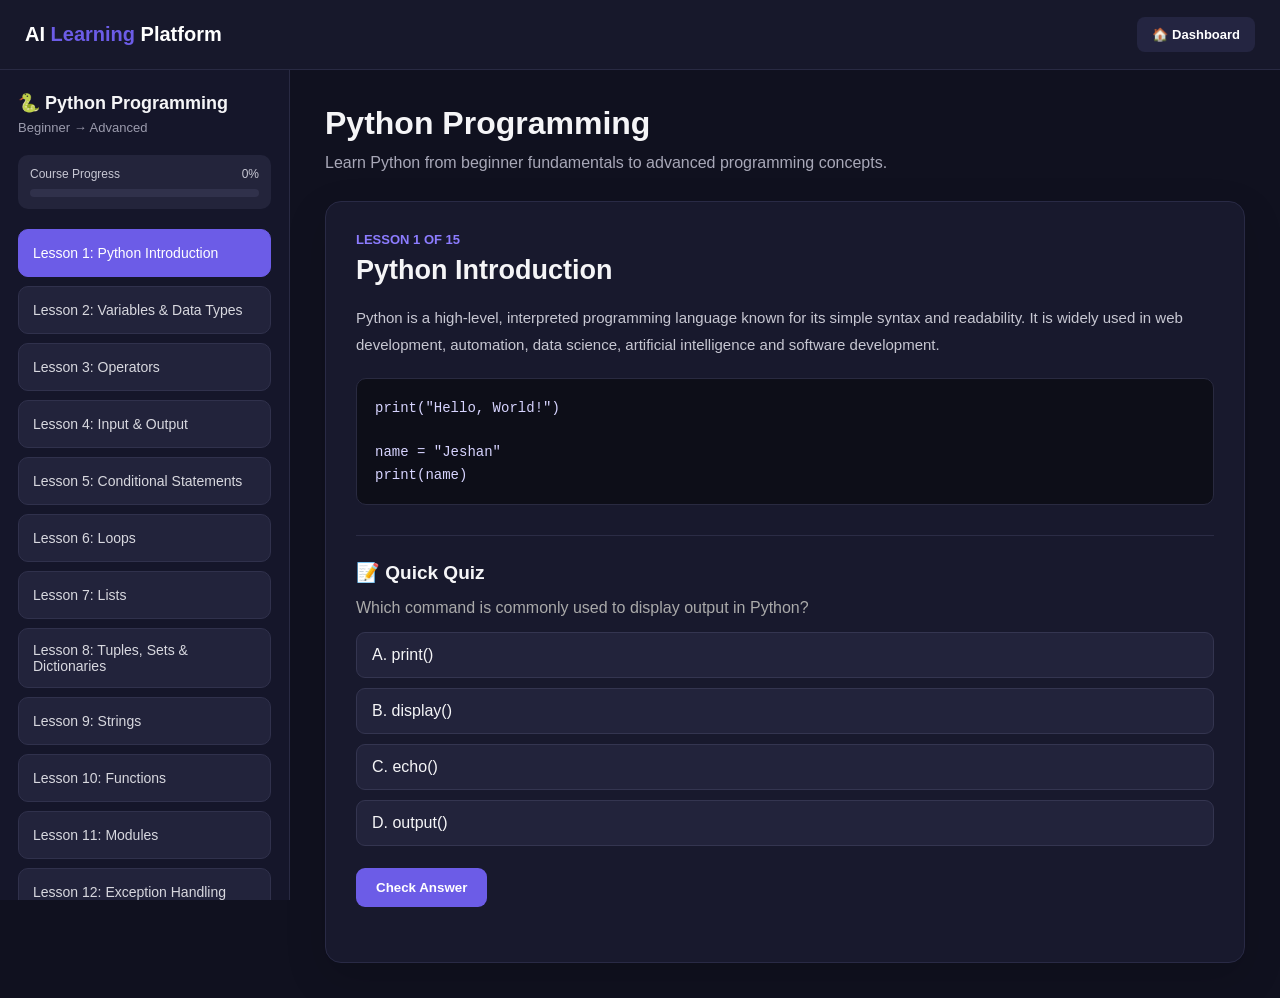
<file: Fronted/course.html>
<!DOCTYPE html>
<html lang="en">
<head>
<meta charset="UTF-8">
<meta name="viewport" content="width=device-width, initial-scale=1.0">

<title>Python Course | AI Learning Platform</title>

<style>

* {
    box-sizing: border-box;
    margin: 0;
    padding: 0;
}

body {
    font-family: "Segoe UI", Arial, sans-serif;
    background: #10111f;
    color: #f5f5f7;
}

/* ================= HEADER ================= */

header {
    height: 70px;
    background: #17182b;
    border-bottom: 1px solid #292a43;

    display: flex;
    align-items: center;
    justify-content: space-between;

    padding: 0 25px;

    position: sticky;
    top: 0;
    z-index: 100;
}

.logo {
    font-size: 20px;
    font-weight: 800;
    color: #ffffff;
}

.logo span {
    color: #6c5ce7;
}

.header-right {
    display: flex;
    gap: 10px;
}

.header-btn {
    border: none;
    background: #242541;
    color: white;

    padding: 10px 15px;
    border-radius: 8px;

    cursor: pointer;
    text-decoration: none;

    font-size: 13px;
    font-weight: 600;
}

.header-btn:hover {
    background: #6c5ce7;
}

/* ================= LAYOUT ================= */

.layout {
    display: flex;
    min-height: calc(100vh - 70px);
}

/* ================= SIDEBAR ================= */

.sidebar {
    width: 290px;
    background: #15162a;
    border-right: 1px solid #292a43;

    padding: 22px 18px;

    position: sticky;
    top: 70px;

    height: calc(100vh - 70px);
    overflow-y: auto;
}

.sidebar-title {
    font-size: 18px;
    font-weight: 800;
    margin-bottom: 6px;
}

.sidebar-subtitle {
    color: #9b9bad;
    font-size: 13px;
    margin-bottom: 20px;
}

.progress-container {
    background: #23243b;
    border-radius: 10px;
    padding: 12px;
    margin-bottom: 20px;
}

.progress-top {
    display: flex;
    justify-content: space-between;
    font-size: 12px;
    color: #c8c8d4;
    margin-bottom: 8px;
}

.progress-bar {
    width: 100%;
    height: 8px;
    background: #30314b;
    border-radius: 20px;
    overflow: hidden;
}

.progress-fill {
    width: 0%;
    height: 100%;
    background: #6c5ce7;
    border-radius: 20px;
    transition: width 0.4s ease;
}

/* ================= LESSON BUTTON ================= */

.lesson {
    width: 100%;
    min-height: 48px;

    padding: 13px 14px;
    margin-bottom: 9px;

    border-radius: 10px;

    cursor: pointer;

    color: #d8d8df;
    background: #22233b;

    border: 1px solid #30314c;

    display: flex;
    align-items: center;

    transition: 0.2s ease;

    font-size: 14px;
    font-weight: 500;
}

.lesson:hover {
    background: #2c2d49;
    border-color: #45466b;
}

.lesson.active {
    background: #6c5ce7;
    color: white;
    border-color: #6c5ce7;
}

.lesson.completed {
    background: #22233b;
    color: #d8d8df;
    border: 1px solid #2ecc71;
}

.lesson.active.completed {
    background: #6c5ce7;
    color: white;
    border-color: #6c5ce7;
}

/* ================= MAIN ================= */

.main {
    flex: 1;
    padding: 35px;
    max-width: 1100px;
    margin: auto;
    width: 100%;
}

.course-heading {
    margin-bottom: 25px;
}

.course-heading h1 {
    font-size: 32px;
    margin-bottom: 8px;
}

.course-heading p {
    color: #a8a8b8;
    line-height: 1.6;
}

/* ================= LESSON CARD ================= */

.lesson-card {
    background: #18192d;

    border: 1px solid #292a45;
    border-radius: 16px;

    padding: 30px;

    box-shadow: 0 15px 40px rgba(0,0,0,0.15);

    animation: fadeIn 0.35s ease;
}

@keyframes fadeIn {

    from {
        opacity: 0;
        transform: translateY(10px);
    }

    to {
        opacity: 1;
        transform: translateY(0);
    }

}

.lesson-number {
    color: #8c7cff;
    font-size: 13px;
    font-weight: 700;

    margin-bottom: 8px;
}

.lesson-card h2 {
    font-size: 27px;
    margin-bottom: 18px;
}

.explanation {
    color: #c7c7d2;
    line-height: 1.8;
    font-size: 15px;
}

/* ================= CODE ================= */

.code-box {
    background: #0d0e18;

    border: 1px solid #292a40;
    border-radius: 10px;

    padding: 18px;

    margin: 20px 0;

    overflow-x: auto;
}

.code-box pre {
    color: #d7d4ff;
    font-family: Consolas, monospace;
    font-size: 14px;
    line-height: 1.6;
}

/* ================= QUIZ ================= */

.quiz {
    margin-top: 30px;

    padding-top: 25px;

    border-top: 1px solid #2b2c45;
}

.quiz h3 {
    font-size: 19px;
    margin-bottom: 15px;
}

.option {
    background: #22233b;
    border: 1px solid #343550;

    border-radius: 9px;

    padding: 13px 15px;

    margin-bottom: 10px;

    cursor: pointer;

    transition: 0.2s ease;
}

.option:hover {
    border-color: #6c5ce7;
}

.option.selected {
    border-color: #6c5ce7;
    background: #2c2a50;
}

.option.correct {
    border-color: #2ecc71;
    background: #173722;
}

.option.wrong {
    border-color: #e74c3c;
    background: #3b1c1a;
}

.check-btn {
    margin-top: 12px;

    background: #6c5ce7;
    color: white;

    border: none;

    padding: 12px 20px;

    border-radius: 9px;

    cursor: pointer;

    font-weight: 700;
}

.check-btn:hover {
    background: #5b4bd6;
}

.feedback {
    margin-top: 15px;

    padding: 12px 15px;

    border-radius: 9px;

    display: none;

    font-size: 14px;
}

.feedback.correct-feedback {
    display: block;
    background: #15351f;
    color: #63e68a;
    border: 1px solid #26783d;
}

.feedback.wrong-feedback {
    display: block;
    background: #3b1b19;
    color: #ff8075;
    border: 1px solid #8d342c;
}

/* ================= NEXT BUTTON ================= */

.next-container {
    margin-top: 25px;
    display: flex;
    justify-content: flex-end;
}

.next-btn {
    border: none;

    background: #6c5ce7;
    color: white;

    padding: 12px 20px;

    border-radius: 9px;

    cursor: pointer;

    font-weight: 700;
}

.next-btn:hover {
    background: #5b4bd6;
}

/* ================= FINAL RESULT ================= */

.final-result {
    text-align: center;

    padding: 45px 25px;

    background: #18192d;

    border: 1px solid #292a45;

    border-radius: 16px;
}

.final-result .emoji {
    font-size: 60px;
}

.final-result h2 {
    margin-top: 15px;
    font-size: 30px;
}

.final-result p {
    margin-top: 10px;
    color: #aaaabd;
}

.certificate-btn {
    display: inline-block;

    margin-top: 25px;

    padding: 13px 22px;

    border-radius: 9px;

    background: #2ecc71;
    color: white;

    text-decoration: none;

    font-weight: 700;
}

.certificate-btn:hover {
    background: #27ae60;
}

.dashboard-btn {
    display: inline-block;

    margin-top: 12px;

    padding: 12px 20px;

    border-radius: 9px;

    background: #292a45;
    color: white;

    text-decoration: none;

    font-weight: 600;
}

/* ================= MOBILE ================= */

@media (max-width: 800px) {

    .layout {
        flex-direction: column;
    }

    .sidebar {
        width: 100%;
        height: auto;
        position: relative;
        top: 0;
    }

    .main {
        padding: 20px;
    }

    .lesson-card {
        padding: 22px;
    }

    .course-heading h1 {
        font-size: 26px;
    }

    .details {
        grid-template-columns: 1fr;
    }

}

</style>
</head>


<body>

<!-- ================= HEADER ================= -->

<header>

    <div class="logo">
        AI <span>Learning</span> Platform
    </div>

    <div class="header-right">

        <a href="dashboard.html" class="header-btn">
            🏠 Dashboard
        </a>

    </div>

</header>


<!-- ================= MAIN LAYOUT ================= -->

<div class="layout">


    <!-- SIDEBAR -->

    <aside class="sidebar">

        <div class="sidebar-title">
            🐍 Python Programming
        </div>

        <div class="sidebar-subtitle">
            Beginner → Advanced
        </div>


        <div class="progress-container">

            <div class="progress-top">

                <span>Course Progress</span>

                <span id="progressText">
                    0%
                </span>

            </div>

            <div class="progress-bar">

                <div
                    class="progress-fill"
                    id="progressFill">
                </div>

            </div>

        </div>


        <div id="lessonList"></div>

    </aside>


    <!-- MAIN -->

    <main class="main">

        <div class="course-heading">

            <h1>
                Python Programming
            </h1>

            <p>
                Learn Python from beginner fundamentals
                to advanced programming concepts.
            </p>

        </div>


        <div id="lessonArea"></div>

    </main>

</div>


<script>

/* =====================================================
   PYTHON COURSE DATA
===================================================== */

const lessons = [

    {
        title: "Python Introduction",
        explanation:
            "Python is a high-level, interpreted programming language known for its simple syntax and readability. It is widely used in web development, automation, data science, artificial intelligence and software development.",
        code:
`print("Hello, World!")

name = "Jeshan"
print(name)`,
        question: "Which command is commonly used to display output in Python?",
        options: [
            "print()",
            "display()",
            "echo()",
            "output()"
        ],
        answer: 0
    },


    {
        title: "Variables & Data Types",
        explanation:
            "Variables are used to store data in Python. Python supports data types such as strings, integers, floating-point numbers and booleans.",
        code:
`name = "Jeshan"
age = 20
height = 5.8
student = True

print(name)
print(age)`,
        question: "Which data type is used for True or False?",
        options: [
            "String",
            "Integer",
            "Boolean",
            "Float"
        ],
        answer: 2
    },


    {
        title: "Operators",
        explanation:
            "Operators are symbols used to perform operations on values. Python supports arithmetic, comparison, logical and assignment operators.",
        code:
`a = 10
b = 5

print(a + b)
print(a - b)
print(a * b)
print(a / b)`,
        question: "Which operator is used for multiplication?",
        options: [
            "+",
            "-",
            "*",
            "/"
        ],
        answer: 2
    },


    {
        title: "Input & Output",
        explanation:
            "The input() function is used to receive information from the user. The print() function displays information on the screen.",
        code:
`name = input("Enter your name: ")

print("Hello", name)`,
        question: "Which function receives input from a user?",
        options: [
            "get()",
            "input()",
            "read()",
            "scan()"
        ],
        answer: 1
    },


    {
        title: "Conditional Statements",
        explanation:
            "Conditional statements allow a program to make decisions. Python uses if, elif and else statements.",
        code:
`age = 18

if age >= 18:
    print("Adult")
else:
    print("Minor")`,
        question: "Which keyword is used to test a condition?",
        options: [
            "if",
            "check",
            "when",
            "condition"
        ],
        answer: 0
    },


    {
        title: "Loops",
        explanation:
            "Loops are used to repeat a block of code. Python provides for and while loops.",
        code:
`for i in range(5):
    print(i)`,
        question: "Which loop is commonly used to iterate over a sequence?",
        options: [
            "repeat",
            "for",
            "loop",
            "iterate"
        ],
        answer: 1
    },


    {
        title: "Lists",
        explanation:
            "A list is an ordered and mutable collection of items. Lists can contain multiple values.",
        code:
`fruits = ["Apple", "Banana", "Orange"]

print(fruits[0])
fruits.append("Mango")`,
        question: "Which method adds an item to the end of a list?",
        options: [
            "add()",
            "insertEnd()",
            "append()",
            "push()"
        ],
        answer: 2
    },


    {
        title: "Tuples, Sets & Dictionaries",
        explanation:
            "Tuples are ordered and immutable. Sets store unique values. Dictionaries store data using key-value pairs.",
        code:
`numbers = (1, 2, 3)

unique = {1, 2, 3}

student = {
    "name": "Jeshan",
    "age": 20
}`,
        question: "Which Python structure stores key-value pairs?",
        options: [
            "List",
            "Tuple",
            "Set",
            "Dictionary"
        ],
        answer: 3
    },


    {
        title: "Strings",
        explanation:
            "Strings are sequences of characters. Python provides many useful methods for working with text.",
        code:
`text = "Python Programming"

print(text.upper())
print(text.lower())
print(len(text))`,
        question: "Which function returns the length of a string?",
        options: [
            "size()",
            "length()",
            "len()",
            "count()"
        ],
        answer: 2
    },


    {
        title: "Functions",
        explanation:
            "Functions are reusable blocks of code. They are defined using the def keyword.",
        code:
`def greet(name):
    return "Hello " + name

message = greet("Jeshan")
print(message)`,
        question: "Which keyword defines a function?",
        options: [
            "function",
            "def",
            "func",
            "define"
        ],
        answer: 1
    },


    {
        title: "Modules",
        explanation:
            "Modules allow developers to organize and reuse Python code. Python provides many built-in modules.",
        code:
`import math

print(math.sqrt(25))
print(math.pi)`,
        question: "Which keyword is used to import a module?",
        options: [
            "include",
            "require",
            "import",
            "module"
        ],
        answer: 2
    },


    {
        title: "Exception Handling",
        explanation:
            "Exception handling prevents programs from crashing when errors occur. Python uses try, except, else and finally.",
        code:
`try:
    number = int(input("Enter number: "))
    print(10 / number)

except ZeroDivisionError:
    print("Cannot divide by zero")`,
        question: "Which keyword handles an exception?",
        options: [
            "error",
            "except",
            "catch",
            "handle"
        ],
        answer: 1
    },


    {
        title: "File Handling",
        explanation:
            "Python can read and write files using the open() function. Common modes include r, w and a.",
        code:
`file = open("data.txt", "w")

file.write("Python Learning")

file.close()`,
        question: "Which function is used to open a file?",
        options: [
            "file()",
            "open()",
            "read()",
            "load()"
        ],
        answer: 1
    },


    {
        title: "Object-Oriented Programming",
        explanation:
            "Object-Oriented Programming organizes programs using classes and objects. Python supports concepts such as inheritance, encapsulation and polymorphism.",
        code:
`class Student:

    def __init__(self, name):
        self.name = name

    def show(self):
        print(self.name)

student = Student("Jeshan")
student.show()`,
        question: "Which keyword is used to create a class?",
        options: [
            "object",
            "class",
            "define",
            "struct"
        ],
        answer: 1
    },


    {
        title: "Final Python Challenge",
        explanation:
            "This final lesson combines Python concepts including variables, conditions, loops, functions and data structures. Completing this challenge demonstrates your overall Python learning.",
        code:
`def check_number(number):

    if number % 2 == 0:
        return "Even"
    else:
        return "Odd"

for number in range(1, 6):
    print(number, check_number(number))`,
        question: "What does the % operator return?",
        options: [
            "Division result",
            "Remainder",
            "Power",
            "Percentage"
        ],
        answer: 1
    }

];


/* =====================================================
   CURRENT LESSON
===================================================== */

let currentLesson = 1;

let selectedOption = null;

let answeredCurrent = false;


/* =====================================================
   SAFE LOCAL STORAGE
===================================================== */

function readJSON(key, fallback) {

    try {

        const value = localStorage.getItem(key);

        return value ? JSON.parse(value) : fallback;

    } catch (error) {

        return fallback;

    }

}


function getCompletedLessons() {

    return readJSON(
        "pythonCompletedLessonIds",
        []
    );

}


function getScores() {

    return readJSON(
        "pythonLessonScores",
        {}
    );

}


/* =====================================================
   CERTIFICATE DATA
===================================================== */

function createPythonCertificateDetails() {

    if (!localStorage.getItem("pythonCertificateDate")) {

        localStorage.setItem(
            "pythonCertificateDate",
            new Date().toLocaleDateString()
        );

    }


    if (!localStorage.getItem("pythonCertificateId")) {

        localStorage.setItem(
            "pythonCertificateId",
            "PY-" + Date.now().toString().slice(-8)
        );

    }

}


/* =====================================================
   LESSON LIST
===================================================== */

function renderLessonList() {

    const list =
        document.getElementById("lessonList");

    const completed =
        getCompletedLessons();

    list.innerHTML = "";


    lessons.forEach((lesson, index) => {

        const lessonNumber = index + 1;

        const button =
            document.createElement("div");

        button.className = "lesson";


        if (lessonNumber === currentLesson) {

            button.classList.add("active");

        }


        if (completed.includes(lessonNumber)) {

            button.classList.add("completed");

        }


        button.innerHTML =
            completed.includes(lessonNumber)

            ? `✓ Lesson ${lessonNumber}: ${lesson.title}`

            : `Lesson ${lessonNumber}: ${lesson.title}`;


        button.onclick = function() {

            currentLesson = lessonNumber;

            selectedOption = null;

            answeredCurrent = false;

            renderLessonList();

            renderLesson();

            window.scrollTo({
                top: 0,
                behavior: "smooth"
            });

        };


        list.appendChild(button);

    });

}


/* =====================================================
   PROGRESS
===================================================== */

function updateProgress() {

    const completed =
        getCompletedLessons();

    const percentage =
        Math.round(
            (completed.length / lessons.length) * 100
        );


    document.getElementById(
        "progressText"
    ).textContent =
        percentage + "%";


    document.getElementById(
        "progressFill"
    ).style.width =
        percentage + "%";

}


/* =====================================================
   RENDER LESSON
===================================================== */

function renderLesson() {

    const area =
        document.getElementById("lessonArea");

    const lesson =
        lessons[currentLesson - 1];

    const completed =
        getCompletedLessons();

    selectedOption = null;

    answeredCurrent = false;


    area.innerHTML = `

        <div class="lesson-card">

            <div class="lesson-number">
                LESSON ${currentLesson} OF ${lessons.length}
            </div>

            <h2>
                ${lesson.title}
            </h2>

            <div class="explanation">
                ${lesson.explanation}
            </div>

            <div class="code-box">
                <pre>${escapeHTML(lesson.code)}</pre>
            </div>


            <div class="quiz">

                <h3>
                    📝 Quick Quiz
                </h3>

                <p style="color:#aaa;margin-bottom:15px;">
                    ${lesson.question}
                </p>


                <div id="options">

                    ${lesson.options.map((option, index) => `

                        <div
                            class="option"
                            data-index="${index}"
                            onclick="selectOption(${index})">

                            ${String.fromCharCode(65 + index)}.
                            ${option}

                        </div>

                    `).join("")}

                </div>


                <button
                    class="check-btn"
                    onclick="checkAnswer()">

                    Check Answer

                </button>


                <div
                    id="feedback"
                    class="feedback">
                </div>


                <div
                    id="nextContainer"
                    class="next-container">
                </div>

            </div>

        </div>

    `;


    /* Already completed */

    if (completed.includes(currentLesson)) {

        const feedback =
            document.getElementById("feedback");

        feedback.textContent =
            "✓ You have already completed this lesson.";

        feedback.className =
            "feedback correct-feedback";

    }

}


/* =====================================================
   ESCAPE HTML
===================================================== */

function escapeHTML(text) {

    return text
        .replace(/&/g, "&amp;")
        .replace(/</g, "&lt;")
        .replace(/>/g, "&gt;")
        .replace(/"/g, "&quot;")
        .replace(/'/g, "&#039;");

}


/* =====================================================
   SELECT OPTION
===================================================== */

function selectOption(index) {

    if (answeredCurrent) {
        return;
    }


    selectedOption = index;


    document.querySelectorAll(".option")
        .forEach(option => {

            option.classList.remove(
                "selected"
            );

        });


    const selected =
        document.querySelector(
            `.option[data-index="${index}"]`
        );


    if (selected) {

        selected.classList.add(
            "selected"
        );

    }

}


/* =====================================================
   CHECK ANSWER
===================================================== */

function checkAnswer() {

    if (selectedOption === null) {

        alert("Please select an answer first.");

        return;

    }


    if (answeredCurrent) {

        return;

    }


    const lesson =
        lessons[currentLesson - 1];

    const feedback =
        document.getElementById("feedback");

    const options =
        document.querySelectorAll(".option");


    answeredCurrent = true;


    options.forEach(option => {

        const index =
            Number(
                option.dataset.index
            );


        if (index === lesson.answer) {

            option.classList.add(
                "correct"
            );

        }


        if (
            index === selectedOption &&
            selectedOption !== lesson.answer
        ) {

            option.classList.add(
                "wrong"
            );

        }

    });


    if (selectedOption === lesson.answer) {

        feedback.textContent =
            "✓ Correct! Great job. This lesson is completed.";

        feedback.className =
            "feedback correct-feedback";


        completeLesson();

    } else {

        feedback.textContent =
            "✗ Incorrect. Please review the lesson and try again.";

        feedback.className =
            "feedback wrong-feedback";

        answeredCurrent = false;

    }

}


/* =====================================================
   COMPLETE LESSON
===================================================== */

function completeLesson() {

    let completed =
        getCompletedLessons();


    let scores =
        getScores();


    /* Prevent duplicate completion */

    if (!completed.includes(currentLesson)) {

        completed.push(currentLesson);

        localStorage.setItem(
            "pythonCompletedLessonIds",
            JSON.stringify(completed)
        );


        scores[currentLesson] = 1;

        localStorage.setItem(
            "pythonLessonScores",
            JSON.stringify(scores)
        );

    }


    renderLessonList();

    updateProgress();


    const nextContainer =
        document.getElementById(
            "nextContainer"
        );


    if (currentLesson < lessons.length) {

        nextContainer.innerHTML = `

            <button
                class="next-btn"
                onclick="nextLesson()">

                Next Lesson →

            </button>

        `;

    } else {

        /* ALL 15 COMPLETED */

        createPythonCertificateDetails();


        nextContainer.innerHTML = `

            <button
                class="next-btn"
                onclick="showFinalResult()">

                🏆 View Final Result

            </button>

        `;

    }

}


/* =====================================================
   NEXT LESSON
===================================================== */

function nextLesson() {

    if (
        currentLesson <
        lessons.length
    ) {

        currentLesson++;

        selectedOption = null;

        answeredCurrent = false;

        renderLessonList();

        renderLesson();

        updateProgress();

        window.scrollTo({
            top: 0,
            behavior: "smooth"
        });

    } else {

        showFinalResult();

    }

}


/* =====================================================
   FINAL RESULT
===================================================== */

function showFinalResult() {

    const completed =
        getCompletedLessons();

    const scores =
        getScores();


    if (completed.length < lessons.length) {

        alert(
            "Please complete all 15 lessons first."
        );

        return;

    }


    createPythonCertificateDetails();


    let totalScore = 0;


    for (let i = 1; i <= lessons.length; i++) {

        if (scores[i] !== undefined) {

            totalScore +=
                Number(scores[i]);

        }

    }


    let performance;


    if (totalScore >= 13) {

        performance =
            "Excellent! 🌟";

    } else if (totalScore >= 10) {

        performance =
            "Very Good! 👏";

    } else if (totalScore >= 8) {

        performance =
            "Good Work! 👍";

    } else {

        performance =
            "Keep Practising! 💪";

    }


    document.getElementById(
        "lessonArea"
    ).innerHTML = `

        <div class="final-result">

            <div class="emoji">
                🎉
            </div>

            <h2>
                Python Course Completed!
            </h2>

            <p>
                You successfully completed
                all ${lessons.length} Python lessons.
            </p>

            <p style="
                margin-top:20px;
                font-size:22px;
                color:#8c7cff;
                font-weight:800;
            ">
                Score: ${totalScore} / ${lessons.length}
            </p>

            <p>
                ${performance}
            </p>

            <p style="
                margin-top:18px;
                color:#63e68a;
                font-weight:700;
            ">
                ✓ Certificate Unlocked
            </p>


            <a
                href="certificate.html"
                class="certificate-btn">

                🎓 View Python Certificate

            </a>


            <br>


            <a
                href="dashboard.html"
                class="dashboard-btn">

                ← Back to Dashboard

            </a>

        </div>

    `;


    window.scrollTo({
        top: 0,
        behavior: "smooth"
    });

}


/* =====================================================
   CERTIFICATE BUTTON
===================================================== */

function viewCertificate() {

    window.location.href =
        "certificate.html";

}


/* =====================================================
   INITIAL LOAD
===================================================== */

function initialiseCourse() {

    const completed =
        getCompletedLessons();


    /* If already 15/15, make sure certificate data exists */

    if (completed.length >= lessons.length) {

        createPythonCertificateDetails();

    }


    renderLessonList();

    renderLesson();

    updateProgress();

}


initialiseCourse();

</script>

</body>
</html>
</file>
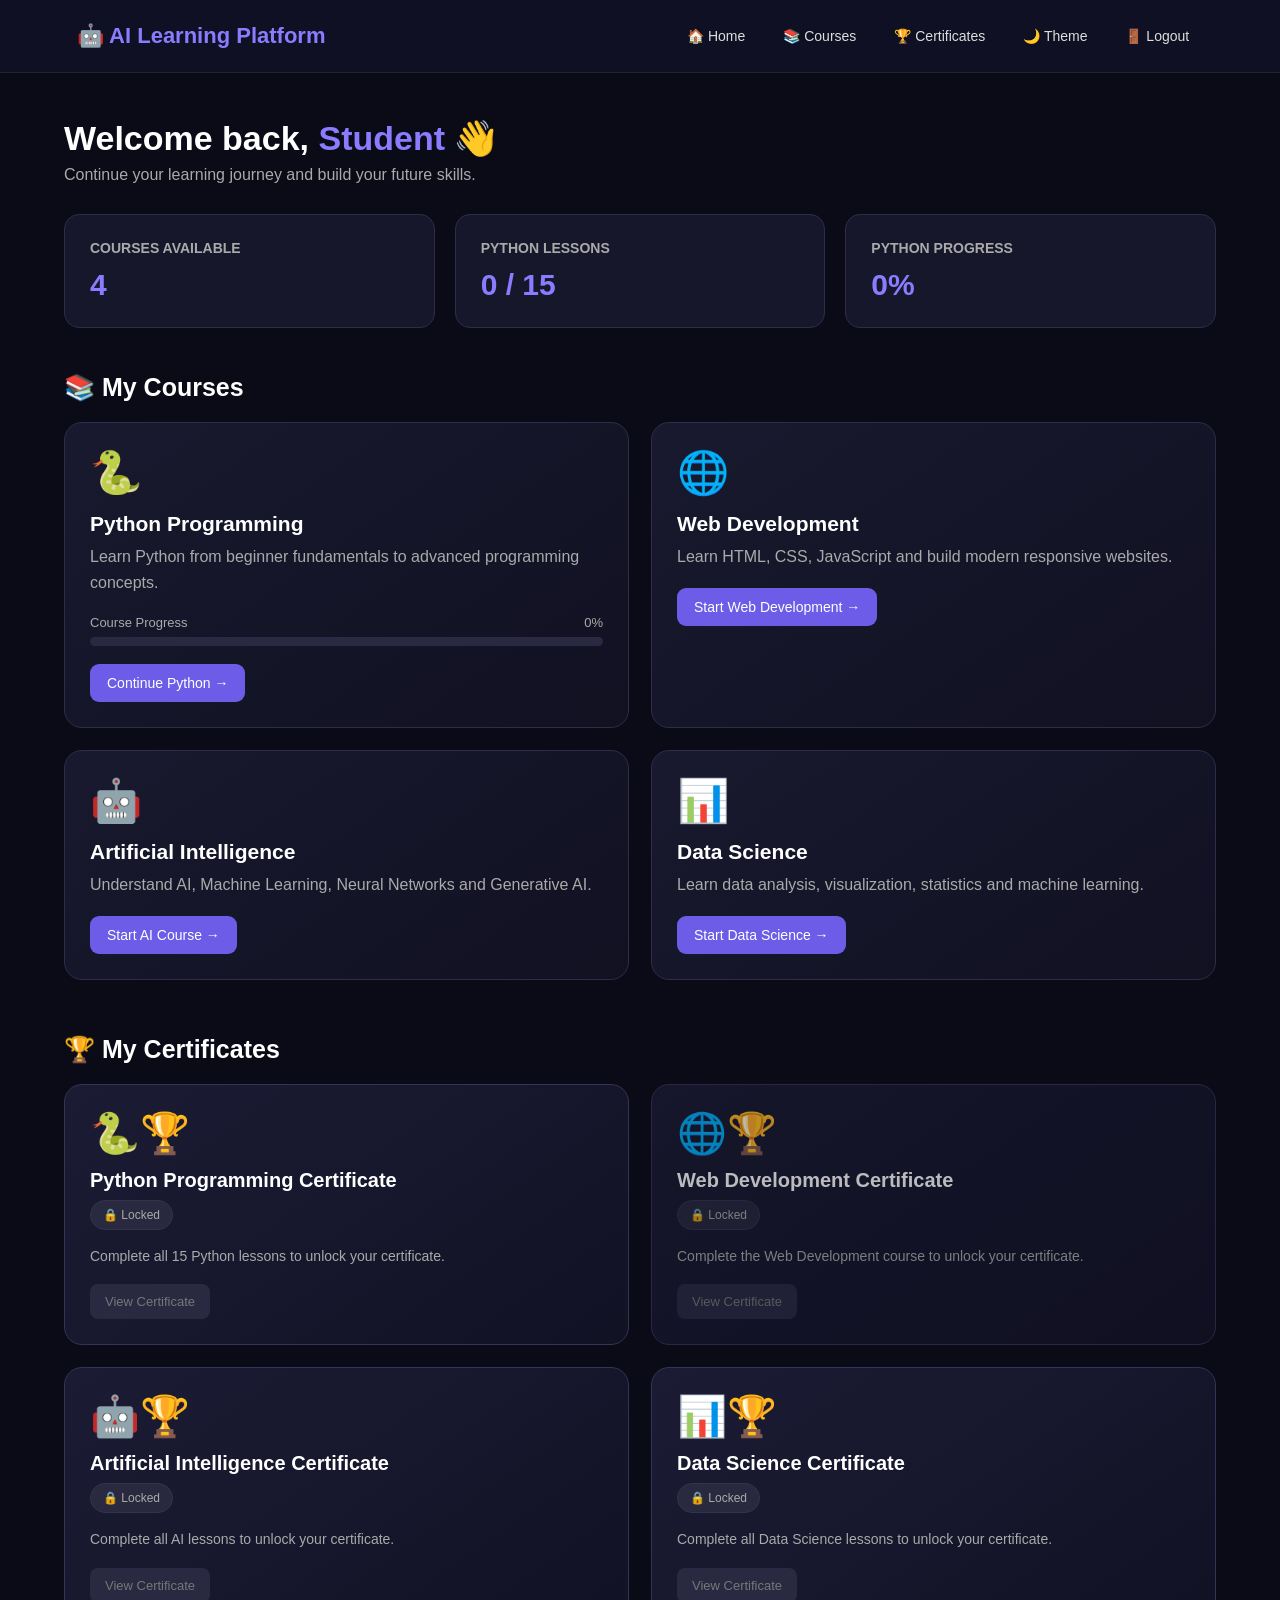
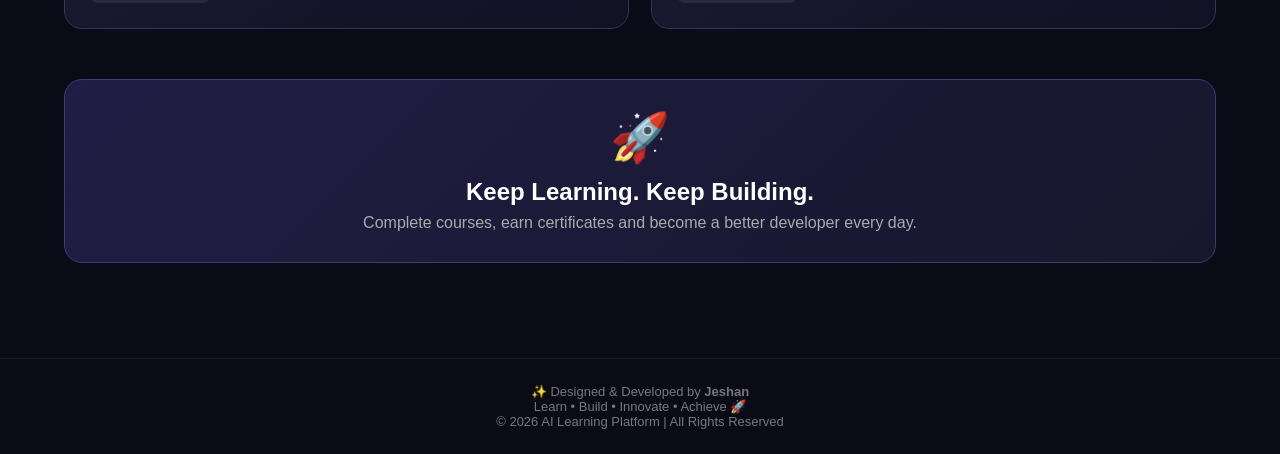
<file: Fronted/dashboard.html>
<!DOCTYPE html>
<html lang="en">
<head>
    <meta charset="UTF-8">
    <meta name="viewport" content="width=device-width, initial-scale=1.0">

    <title>Student Dashboard | AI Learning Platform</title>

    <style>
        * {
            margin: 0;
            padding: 0;
            box-sizing: border-box;
            font-family: Arial, Helvetica, sans-serif;
        }

        body {
            background: #0b0b18;
            color: white;
            min-height: 100vh;
            transition: 0.3s ease;
        }

        /* ================= NAVBAR ================= */

        .navbar {
            width: 100%;
            padding: 18px 6%;
            display: flex;
            justify-content: space-between;
            align-items: center;

            background: rgba(18, 18, 38, 0.92);
            border-bottom: 1px solid rgba(255,255,255,0.08);

            position: sticky;
            top: 0;
            z-index: 100;
            backdrop-filter: blur(15px);
        }

        .logo {
            font-size: 22px;
            font-weight: bold;
            color: #8b7cff;
        }

        .nav-links {
            display: flex;
            gap: 10px;
            align-items: center;
        }

        .nav-links a,
        .nav-links button {
            text-decoration: none;
            color: #ddd;
            background: transparent;
            border: none;
            padding: 10px 14px;
            border-radius: 8px;
            cursor: pointer;
            font-size: 14px;
            transition: 0.25s;
        }

        .nav-links a:hover,
        .nav-links button:hover {
            background: #6c5ce7;
            color: white;
        }

        /* ================= MAIN ================= */

        .container {
            width: 90%;
            max-width: 1200px;
            margin: auto;
            padding: 45px 0;
        }

        .welcome {
            margin-bottom: 30px;
        }

        .welcome h1 {
            font-size: 34px;
            margin-bottom: 8px;
        }

        .welcome p {
            color: #aaa;
            font-size: 16px;
        }

        #studentName {
            color: #8b7cff;
        }

        /* ================= STATS ================= */

        .stats {
            display: grid;
            grid-template-columns: repeat(3, 1fr);
            gap: 20px;
            margin-bottom: 45px;
        }

        .stat-card {
            background: #17172c;
            border: 1px solid #2d2d4a;
            border-radius: 15px;
            padding: 25px;
            transition: 0.3s;
        }

        .stat-card:hover {
            transform: translateY(-5px);
            border-color: #6c5ce7;
        }

        .stat-card h3 {
            color: #aaa;
            font-size: 14px;
            margin-bottom: 12px;
        }

        .stat-card .number {
            font-size: 30px;
            font-weight: bold;
            color: #8b7cff;
        }

        /* ================= SECTION ================= */

        .section-title {
            font-size: 25px;
            margin-bottom: 20px;
        }

        /* ================= COURSES ================= */

        .course-grid {
            display: grid;
            grid-template-columns: repeat(2, 1fr);
            gap: 22px;
            margin-bottom: 55px;
        }

        .course-card {
            background: linear-gradient(
                145deg,
                #19192f,
                #111122
            );

            border: 1px solid #2d2d4a;
            border-radius: 18px;
            padding: 25px;

            transition: 0.3s;
        }

        .course-card:hover {
            transform: translateY(-6px);
            border-color: #6c5ce7;
            box-shadow: 0 10px 35px rgba(108,92,231,0.15);
        }

        .course-icon {
            font-size: 42px;
            margin-bottom: 15px;
        }

        .course-card h3 {
            font-size: 21px;
            margin-bottom: 8px;
        }

        .course-card p {
            color: #aaa;
            line-height: 1.6;
            margin-bottom: 18px;
        }

        .course-button {
            display: inline-block;
            padding: 11px 17px;
            background: #6c5ce7;
            color: white;
            text-decoration: none;
            border-radius: 9px;
            font-size: 14px;
            transition: 0.25s;
        }

        .course-button:hover {
            background: #8172f0;
            transform: translateY(-2px);
        }

        /* ================= PYTHON PROGRESS ================= */

        .progress-box {
            margin-top: 20px;
        }

        .progress-info {
            display: flex;
            justify-content: space-between;
            color: #aaa;
            font-size: 13px;
            margin-bottom: 7px;
        }

        .progress-bar {
            width: 100%;
            height: 9px;
            background: #292942;
            border-radius: 20px;
            overflow: hidden;
        }

        .progress-fill {
            height: 100%;
            width: 0%;
            background: linear-gradient(
                90deg,
                #6c5ce7,
                #9b8cff
            );
            border-radius: 20px;
            transition: width 0.5s ease;
        }

        /* ================= CERTIFICATES ================= */

        .certificate-section {
            margin-top: 10px;
            margin-bottom: 50px;
        }

        .certificate-grid {
            display: grid;
            grid-template-columns: repeat(2, 1fr);
            gap: 22px;
        }

        .certificate-card {
            position: relative;

            background: linear-gradient(
                145deg,
                #1b1b34,
                #121225
            );

            border: 1px solid #343456;
            border-radius: 18px;
            padding: 25px;

            transition: 0.3s;
            overflow: hidden;
        }

        .certificate-card:hover {
            transform: translateY(-5px);
            border-color: #8b7cff;
        }

        .certificate-card.unlocked {
            border-color: #2ecc71;
        }

        .certificate-card.locked {
            opacity: 0.72;
        }

        .certificate-icon {
            font-size: 40px;
            margin-bottom: 12px;
        }

        .certificate-card h3 {
            font-size: 20px;
            margin-bottom: 8px;
        }

        .certificate-card p {
            color: #aaa;
            font-size: 14px;
            line-height: 1.6;
            margin-bottom: 17px;
        }

        .certificate-status {
            display: inline-block;
            padding: 7px 12px;
            border-radius: 20px;
            font-size: 12px;
            margin-bottom: 15px;
        }

        .status-unlocked {
            background: rgba(46,204,113,0.15);
            color: #2ecc71;
            border: 1px solid rgba(46,204,113,0.4);
        }

        .status-locked {
            background: rgba(255,255,255,0.07);
            color: #aaa;
            border: 1px solid #33334e;
        }

        .certificate-button {
            display: inline-block;
            text-decoration: none;
            padding: 10px 15px;
            border-radius: 8px;
            font-size: 13px;
            background: #6c5ce7;
            color: white;
        }

        .certificate-button.disabled {
            background: #292942;
            color: #777;
            cursor: not-allowed;
            pointer-events: none;
        }

        /* ================= ACHIEVEMENT ================= */

        .achievement-box {
            background: linear-gradient(
                135deg,
                #211d45,
                #17172c
            );

            border: 1px solid #403b70;
            border-radius: 18px;
            padding: 30px;
            text-align: center;
            margin-bottom: 50px;
        }

        .achievement-box .emoji {
            font-size: 48px;
            margin-bottom: 12px;
        }

        .achievement-box h2 {
            margin-bottom: 8px;
        }

        .achievement-box p {
            color: #aaa;
        }

        /* ================= FOOTER ================= */

        footer {
            text-align: center;
            padding: 25px;
            color: #777;
            border-top: 1px solid rgba(255,255,255,0.07);
            font-size: 13px;
        }

        /* ================= LIGHT MODE ================= */

        body.light {
            background: #f4f5fb;
            color: #202035;
        }

        body.light .navbar {
            background: rgba(255,255,255,0.94);
            border-bottom: 1px solid #ddd;
        }

        body.light .nav-links a,
        body.light .nav-links button {
            color: #444;
        }

        body.light .welcome p,
        body.light .course-card p,
        body.light .certificate-card p,
        body.light .stat-card h3,
        body.light .progress-info,
        body.light .achievement-box p {
            color: #666;
        }

        body.light .stat-card,
        body.light .course-card,
        body.light .certificate-card {
            background: white;
            border-color: #ddd;
        }

        body.light .achievement-box {
            background: white;
            border-color: #ddd;
        }

        body.light .progress-bar {
            background: #ddd;
        }

        /* ================= MOBILE ================= */

        @media (max-width: 800px) {

            .navbar {
                flex-direction: column;
                gap: 15px;
            }

            .nav-links {
                flex-wrap: wrap;
                justify-content: center;
            }

            .stats {
                grid-template-columns: 1fr;
            }

            .course-grid {
                grid-template-columns: 1fr;
            }

            .certificate-grid {
                grid-template-columns: 1fr;
            }

            .welcome h1 {
                font-size: 27px;
            }
        }

        @media (max-width: 500px) {

            .container {
                width: 92%;
                padding: 30px 0;
            }

            .nav-links a,
            .nav-links button {
                padding: 8px 9px;
                font-size: 12px;
            }

            .course-card,
            .certificate-card {
                padding: 20px;
            }
        }
    </style>
</head>

<body>

    <!-- ================= NAVBAR ================= -->

    <nav class="navbar">

        <div class="logo">
            🤖 AI Learning Platform
        </div>

        <div class="nav-links">

            <a href="index.html">
                🏠 Home
            </a>

            <a href="index.html#courses">
                📚 Courses
            </a>

            <a href="certificate.html">
                🏆 Certificates
            </a>

            <button onclick="toggleTheme()">
                🌙 Theme
            </button>

            <button onclick="logout()">
                🚪 Logout
            </button>

        </div>

    </nav>


    <!-- ================= MAIN ================= -->

    <main class="container">

        <!-- WELCOME -->

        <div class="welcome">

            <h1>
                Welcome back,
                <span id="studentName">Student</span> 👋
            </h1>

            <p>
                Continue your learning journey and build your future skills.
            </p>

        </div>


        <!-- ================= STATS ================= -->

        <div class="stats">

            <div class="stat-card">

                <h3>
                    COURSES AVAILABLE
                </h3>

                <div class="number">
                    4
                </div>

            </div>


            <div class="stat-card">

                <h3>
                    PYTHON LESSONS
                </h3>

                <div class="number" id="pythonLessons">
                    0 / 15
                </div>

            </div>


            <div class="stat-card">

                <h3>
                    PYTHON PROGRESS
                </h3>

                <div class="number" id="pythonPercentage">
                    0%
                </div>

            </div>

        </div>


        <!-- ================= COURSES ================= -->

        <h2 class="section-title">
            📚 My Courses
        </h2>


        <div class="course-grid">


            <!-- PYTHON -->

            <div class="course-card">

                <div class="course-icon">
                    🐍
                </div>

                <h3>
                    Python Programming
                </h3>

                <p>
                    Learn Python from beginner fundamentals
                    to advanced programming concepts.
                </p>

                <div class="progress-box">

                    <div class="progress-info">
                        <span>Course Progress</span>
                        <span id="pythonProgressText">0%</span>
                    </div>

                    <div class="progress-bar">
                        <div
                            class="progress-fill"
                            id="pythonProgressBar">
                        </div>
                    </div>

                </div>

                <br>

                <a
                    href="course.html"
                    class="course-button">
                    Continue Python →
                </a>

            </div>


            <!-- WEB DEVELOPMENT -->

            <div class="course-card">

                <div class="course-icon">
                    🌐
                </div>

                <h3>
                    Web Development
                </h3>

                <p>
                    Learn HTML, CSS, JavaScript and build
                    modern responsive websites.
                </p>

                <a
                    href="web-development.html"
                    class="course-button">
                    Start Web Development →
                </a>

            </div>


            <!-- AI -->

            <div class="course-card">

                <div class="course-icon">
                    🤖
                </div>

                <h3>
                    Artificial Intelligence
                </h3>

                <p>
                    Understand AI, Machine Learning,
                    Neural Networks and Generative AI.
                </p>

                <a
                    href="ai-course.html"
                    class="course-button">
                    Start AI Course →
                </a>

            </div>


            <!-- DATA SCIENCE -->

            <div class="course-card">

                <div class="course-icon">
                    📊
                </div>

                <h3>
                    Data Science
                </h3>

                <p>
                    Learn data analysis, visualization,
                    statistics and machine learning.
                </p>

                <a
                    href="data-science.html"
                    class="course-button">
                    Start Data Science →
                </a>

            </div>

        </div>


        <!-- ================= CERTIFICATES ================= -->

        <section class="certificate-section">

            <h2 class="section-title">
                🏆 My Certificates
            </h2>

            <div class="certificate-grid">


                <!-- PYTHON CERTIFICATE -->

                <div
                    class="certificate-card"
                    id="pythonCertificateCard">

                    <div class="certificate-icon">
                        🐍🏆
                    </div>

                    <h3>
                        Python Programming Certificate
                    </h3>

                    <div
                        class="certificate-status status-locked"
                        id="pythonCertificateStatus">
                        🔒 Locked
                    </div>

                    <p id="pythonCertificateText">
                        Complete all 15 Python lessons
                        to unlock your certificate.
                    </p>

                    <a
                        href="certificate.html"
                        id="pythonCertificateButton"
                        class="certificate-button disabled">
                        View Certificate
                    </a>

                </div>


                <!-- WEB DEVELOPMENT CERTIFICATE -->

                <div
                    class="certificate-card locked"
                    id="webCertificateCard">

                    <div class="certificate-icon">
                        🌐🏆
                    </div>

                    <h3>
                        Web Development Certificate
                    </h3>

                    <div
                        class="certificate-status status-locked"
                        id="webCertificateStatus">
                        🔒 Locked
                    </div>

                    <p id="webCertificateText">
                        Complete the Web Development course
                        to unlock your certificate.
                    </p>

                    <a
                        href="web-development-certificate.html"
                        id="webCertificateButton"
                        class="certificate-button disabled">
                        View Certificate
                    </a>

                </div>


                <!-- AI CERTIFICATE -->

                <div
                    class="certificate-card"
                    id="aiCertificateCard">

                    <div class="certificate-icon">
                        🤖🏆
                    </div>

                    <h3>
                        Artificial Intelligence Certificate
                    </h3>

                    <div
                        class="certificate-status status-locked"
                        id="aiCertificateStatus">
                        🔒 Locked
                    </div>

                    <p id="aiCertificateText">
                        Complete all AI lessons
                        to unlock your certificate.
                    </p>

                    <a
                        href="ai-certificate.html"
                        id="aiCertificateButton"
                        class="certificate-button disabled">
                        View Certificate
                    </a>

                </div>


                <!-- DATA SCIENCE CERTIFICATE -->

                <div
                    class="certificate-card"
                    id="dataCertificateCard">

                    <div class="certificate-icon">
                        📊🏆
                    </div>

                    <h3>
                        Data Science Certificate
                    </h3>

                    <div
                        class="certificate-status status-locked"
                        id="dataCertificateStatus">
                        🔒 Locked
                    </div>

                    <p id="dataCertificateText">
                        Complete all Data Science lessons
                        to unlock your certificate.
                    </p>

                    <a
                        href="data-science-certificate.html"
                        id="dataCertificateButton"
                        class="certificate-button disabled">
                        View Certificate
                    </a>

                </div>

            </div>

        </section>


        <!-- ================= ACHIEVEMENT ================= -->

        <div class="achievement-box">

            <div class="emoji">
                🚀
            </div>

            <h2>
                Keep Learning. Keep Building.
            </h2>

            <p>
                Complete courses, earn certificates and
                become a better developer every day.
            </p>

        </div>

    </main>


    <!-- ================= FOOTER ================= -->

    <footer>
    <div class="footer-name">
        ✨ Designed & Developed by <strong>Jeshan</strong>
    </div>

    <div class="footer-line">
        Learn • Build • Innovate • Achieve 🚀
    </div>

    <div class="footer-copy">
        © 2026 AI Learning Platform | All Rights Reserved
    </div>
</footer>


    <!-- ================= JAVASCRIPT ================= -->

    <script>

        /* =========================================
           STUDENT NAME
        ========================================= */

        function loadStudentName() {

            const name =
                localStorage.getItem("studentName") ||
                localStorage.getItem("userName") ||
                localStorage.getItem("name") ||
                localStorage.getItem("username") ||
                "Student";

            document.getElementById("studentName").textContent = name;
        }


        /* =========================================
           PYTHON PROGRESS
        ========================================= */

        function loadPythonProgress() {

            const completed =
                JSON.parse(
                    localStorage.getItem(
                        "pythonCompletedLessonIds"
                    ) || "[]"
                );

            const totalLessons = 15;

            const completedCount =
                Math.min(
                    completed.length,
                    totalLessons
                );

            const percentage =
                Math.round(
                    (completedCount / totalLessons) * 100
                );


            document.getElementById(
                "pythonLessons"
            ).textContent =
                completedCount + " / " + totalLessons;


            document.getElementById(
                "pythonPercentage"
            ).textContent =
                percentage + "%";


            document.getElementById(
                "pythonProgressText"
            ).textContent =
                percentage + "%";


            document.getElementById(
                "pythonProgressBar"
            ).style.width =
                percentage + "%";


            if (completedCount === totalLessons) {

                unlockCertificate(
                    "pythonCertificateCard",
                    "pythonCertificateStatus",
                    "pythonCertificateText",
                    "pythonCertificateButton",
                    "🎉 Unlocked",
                    "Congratulations! You completed all 15 Python lessons.",
                    "certificate.html"
                );

            }

        }


        /* =========================================
           AI CERTIFICATE
        ========================================= */

        function loadAICertificate() {

            const completed =
                JSON.parse(
                    localStorage.getItem(
                        "aiCompletedLessonIds"
                    ) || "[]"
                );

            if (completed.length >= 15) {

                unlockCertificate(
                    "aiCertificateCard",
                    "aiCertificateStatus",
                    "aiCertificateText",
                    "aiCertificateButton",
                    "🎉 Unlocked",
                    "Congratulations! You completed the complete AI course.",
                    "ai-certificate.html"
                );

            }

        }


        /* =========================================
           DATA SCIENCE CERTIFICATE
        ========================================= */

        function loadDataScienceCertificate() {

            const completed =
                JSON.parse(
                    localStorage.getItem(
                        "dataScienceCompletedLessonIds"
                    ) || "[]"
                );

            if (completed.length >= 15) {

                unlockCertificate(
                    "dataCertificateCard",
                    "dataCertificateStatus",
                    "dataCertificateText",
                    "dataCertificateButton",
                    "🎉 Unlocked",
                    "Congratulations! You completed the complete Data Science course.",
                    "data-science-certificate.html"
                );

            }

        }


        /* =========================================
           WEB DEVELOPMENT CERTIFICATE
           
           Supports common localStorage names.
        ========================================= */

        function loadWebCertificate() {

            const possibleKeys = [
                "webCompletedLessonIds",
                "webDevelopmentCompletedLessonIds",
                "webDevCompletedLessonIds"
            ];

            let completed = [];

            for (let key of possibleKeys) {

                const saved =
                    localStorage.getItem(key);

                if (saved) {

                    try {

                        const data =
                            JSON.parse(saved);

                        if (Array.isArray(data)) {
                            completed = data;
                            break;
                        }

                    } catch (error) {

                        console.log(
                            "Web progress data error"
                        );

                    }

                }

            }


            /*
                If your Web Development course
                has 15 lessons, certificate unlocks
                at 15 completed lessons.
            */

            if (completed.length >= 15) {

                unlockCertificate(
                    "webCertificateCard",
                    "webCertificateStatus",
                    "webCertificateText",
                    "webCertificateButton",
                    "🎉 Unlocked",
                    "Congratulations! You completed the complete Web Development course.",
                    "web-development-certificate.html"
                );

            }

        }


        /* =========================================
           COMMON CERTIFICATE UNLOCK FUNCTION
        ========================================= */

        function unlockCertificate(
            cardId,
            statusId,
            textId,
            buttonId,
            statusText,
            description,
            link
        ) {

            const card =
                document.getElementById(cardId);

            const status =
                document.getElementById(statusId);

            const text =
                document.getElementById(textId);

            const button =
                document.getElementById(buttonId);


            card.classList.add("unlocked");
            card.classList.remove("locked");


            status.classList.remove(
                "status-locked"
            );

            status.classList.add(
                "status-unlocked"
            );

            status.textContent =
                statusText;


            text.textContent =
                description;


            button.classList.remove(
                "disabled"
            );

            button.href = link;

        }


        /* =========================================
           THEME
        ========================================= */

        function toggleTheme() {

            document.body.classList.toggle("light");

            if (
                document.body.classList.contains("light")
            ) {

                localStorage.setItem(
                    "dashboardTheme",
                    "light"
                );

            } else {

                localStorage.setItem(
                    "dashboardTheme",
                    "dark"
                );

            }

        }


        /* =========================================
           LOAD SAVED THEME
        ========================================= */

        function loadTheme() {

            const theme =
                localStorage.getItem(
                    "dashboardTheme"
                );

            if (theme === "light") {

                document.body.classList.add(
                    "light"
                );

            }

        }


        /* =========================================
           LOGOUT
        ========================================= */

        function logout() {

            /*
                IMPORTANT:
                We DO NOT delete course progress.
                Only login/name information is removed.
            */

            localStorage.removeItem(
                "studentName"
            );

            localStorage.removeItem(
                "userName"
            );

            localStorage.removeItem(
                "name"
            );

            localStorage.removeItem(
                "username"
            );

            window.location.href =
                "login.html";

        }


        /* =========================================
           START DASHBOARD
        ========================================= */

        loadStudentName();

        loadPythonProgress();

        loadAICertificate();

        loadDataScienceCertificate();

        loadWebCertificate();

        loadTheme();

    </script>

</body>
</html>
</file>
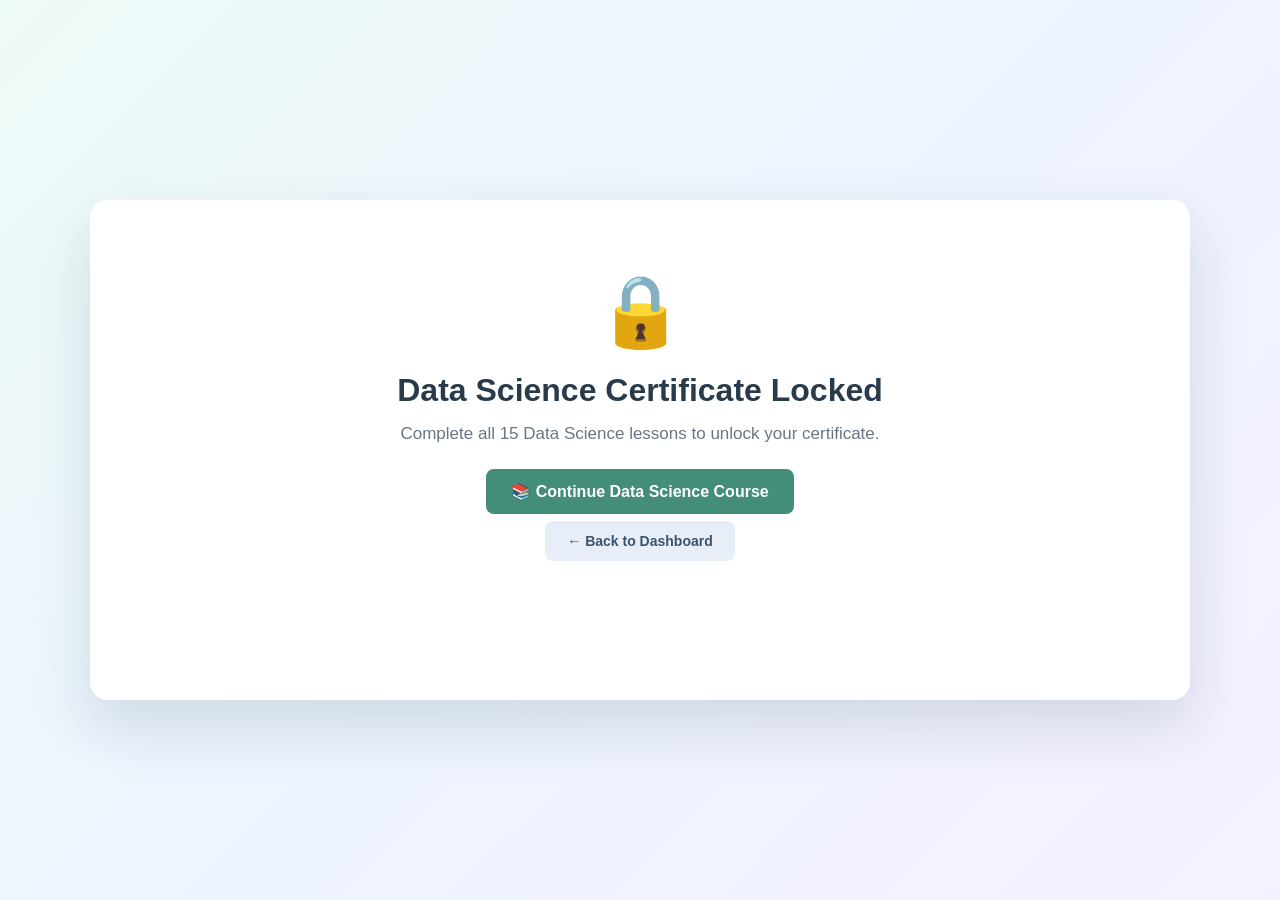
<file: Fronted/data-science-certificate.html>
<!DOCTYPE html>
<html lang="en">
<head>
    <meta charset="UTF-8">
    <meta name="viewport" content="width=device-width, initial-scale=1.0">

    <title>Data Science Certificate | AI Learning Platform</title>

    <style>
        * {
            margin: 0;
            padding: 0;
            box-sizing: border-box;
            font-family: Arial, Helvetica, sans-serif;
        }

        body {
            min-height: 100vh;
            background: linear-gradient(135deg, #eefaf7, #edf4ff, #f5f0ff);
            display: flex;
            justify-content: center;
            align-items: center;
            padding: 30px;
            color: #172033;
        }

        /* ================= CERTIFICATE ================= */

        .certificate {
            width: 1100px;
            max-width: 100%;
            min-height: 720px;
            background: rgba(255, 255, 255, 0.97);
            border: 10px solid #dcefe9;
            outline: 3px solid #70b8a5;
            position: relative;
            padding: 55px 70px;
            text-align: center;
            box-shadow: 0 25px 60px rgba(30, 60, 80, 0.15);
            overflow: hidden;
        }

        .certificate::before {
            content: "";
            position: absolute;
            width: 250px;
            height: 250px;
            border-radius: 50%;
            border: 2px solid rgba(75, 160, 140, 0.15);
            top: -120px;
            left: -120px;
        }

        .certificate::after {
            content: "";
            position: absolute;
            width: 300px;
            height: 300px;
            border-radius: 50%;
            border: 2px solid rgba(80, 130, 190, 0.12);
            bottom: -150px;
            right: -150px;
        }

        /* ================= TOP ================= */

        .academy {
            font-size: 17px;
            letter-spacing: 4px;
            font-weight: bold;
            color: #438d7a;
            text-transform: uppercase;
            margin-bottom: 15px;
        }

        .icon {
            font-size: 55px;
            margin-bottom: 8px;
        }

        .title {
            font-size: 46px;
            font-weight: 800;
            letter-spacing: 2px;
            color: #1d3140;
            margin-bottom: 5px;
        }

        .subtitle {
            font-size: 18px;
            letter-spacing: 6px;
            color: #609080;
            font-weight: bold;
            margin-bottom: 35px;
        }

        .line {
            width: 150px;
            height: 3px;
            background: linear-gradient(to right, #62a994, #7296c7);
            margin: 0 auto 30px;
            border-radius: 10px;
        }

        /* ================= CONTENT ================= */

        .presented {
            font-size: 16px;
            color: #66717c;
            margin-bottom: 12px;
        }

        .student-name {
            font-size: 42px;
            font-weight: 700;
            color: #263d4d;
            margin-bottom: 15px;
            border-bottom: 2px solid #8db9ae;
            display: inline-block;
            padding: 0 40px 8px;
        }

        .description {
            max-width: 760px;
            margin: 0 auto;
            font-size: 17px;
            line-height: 1.7;
            color: #5e6972;
        }

        .course-name {
            font-size: 30px;
            font-weight: bold;
            color: #438d7a;
            margin: 20px 0 8px;
        }

        .topics {
            font-size: 15px;
            color: #71808a;
            margin-bottom: 25px;
        }

        /* ================= DETAILS ================= */

        .details {
            display: flex;
            justify-content: center;
            gap: 25px;
            margin-top: 25px;
            flex-wrap: wrap;
        }

        .detail-box {
            min-width: 180px;
            padding: 14px 22px;
            background: #f1faf7;
            border: 1px solid #d3e9e2;
            border-radius: 10px;
        }

        .detail-label {
            display: block;
            font-size: 12px;
            color: #718078;
            text-transform: uppercase;
            letter-spacing: 1px;
            margin-bottom: 6px;
        }

        .detail-value {
            font-size: 16px;
            font-weight: bold;
            color: #29483f;
        }

        /* ================= FOOTER ================= */

        .footer {
            margin-top: 32px;
        }

        .footer-name {
            font-size: 14px;
            color: #66747a;
        }

        .footer-name strong {
            color: #438d7a;
        }

        .footer-line {
            margin-top: 8px;
            font-size: 13px;
            color: #87929a;
        }

        /* ================= BUTTONS ================= */

        .actions {
            margin-top: 25px;
            display: flex;
            justify-content: center;
            gap: 12px;
            flex-wrap: wrap;
        }

        button,
        .dashboard-btn {
            border: none;
            padding: 12px 22px;
            border-radius: 8px;
            font-size: 14px;
            font-weight: bold;
            cursor: pointer;
            text-decoration: none;
            transition: 0.3s;
        }

        .print-btn {
            background: #438d7a;
            color: white;
        }

        .print-btn:hover {
            background: #347363;
            transform: translateY(-2px);
        }

        .dashboard-btn {
            background: #e8eef7;
            color: #38546c;
        }

        .dashboard-btn:hover {
            background: #d9e3f1;
            transform: translateY(-2px);
        }

        /* ================= LOCKED ================= */

        .locked {
            display: none;
            width: 1100px;
            max-width: 100%;
            min-height: 500px;
            background: white;
            border-radius: 18px;
            padding: 70px 30px;
            text-align: center;
            box-shadow: 0 25px 60px rgba(30, 60, 80, 0.15);
        }

        .locked-icon {
            font-size: 70px;
            margin-bottom: 20px;
        }

        .locked h1 {
            color: #293b4b;
            margin-bottom: 15px;
        }

        .locked p {
            color: #697681;
            font-size: 17px;
            margin-bottom: 25px;
        }

        .course-btn {
            display: inline-block;
            background: #438d7a;
            color: white;
            padding: 13px 25px;
            border-radius: 8px;
            text-decoration: none;
            font-weight: bold;
        }

        .course-btn:hover {
            background: #347363;
        }

        /* ================= RESPONSIVE ================= */

        @media (max-width: 800px) {

            body {
                padding: 15px;
            }

            .certificate {
                padding: 40px 25px;
                min-height: auto;
            }

            .title {
                font-size: 32px;
            }

            .subtitle {
                font-size: 13px;
                letter-spacing: 3px;
            }

            .student-name {
                font-size: 30px;
                padding: 0 15px 8px;
            }

            .course-name {
                font-size: 24px;
            }

            .description {
                font-size: 15px;
            }

            .details {
                flex-direction: column;
                align-items: center;
            }

            .detail-box {
                width: 90%;
            }
        }

        /* ================= PRINT ================= */

        @media print {

            body {
                background: white;
                padding: 0;
            }

            .certificate {
                width: 100%;
                min-height: 100vh;
                border: 10px solid #dcefe9;
                outline: 3px solid #70b8a5;
                box-shadow: none;
            }

            .actions {
                display: none;
            }

            .locked {
                display: none !important;
            }

            @page {
                size: A4 landscape;
                margin: 0;
            }
        }
    </style>
</head>

<body>

    <!-- ================= CERTIFICATE ================= -->

    <div class="certificate" id="certificate">

        <div class="academy">
            AI Learning Platform
        </div>

        <div class="icon">
            📊
        </div>

        <div class="title">
            CERTIFICATE
        </div>

        <div class="subtitle">
            OF ACHIEVEMENT
        </div>

        <div class="line"></div>

        <div class="presented">
            This certificate is proudly presented to
        </div>

        <div class="student-name" id="studentName">
            Student
        </div>

        <div class="description">
            This certificate recognizes the successful completion of the
            <strong>Data Science</strong> learning program, demonstrating
            dedication, knowledge, and practical understanding of
            fundamental data science concepts.
        </div>

        <div class="course-name">
            Data Science
        </div>

        <div class="topics">
            Python • NumPy • Pandas • Data Visualization • Statistics • Machine Learning
        </div>

        <!-- DETAILS -->

        <div class="details">

            <div class="detail-box">
                <span class="detail-label">
                    Status
                </span>

                <span class="detail-value">
                    Completed
                </span>
            </div>

            <div class="detail-box">
                <span class="detail-label">
                    Lessons
                </span>

                <span class="detail-value">
                    15 / 15
                </span>
            </div>

            <div class="detail-box">
                <span class="detail-label">
                    Completion Date
                </span>

                <span class="detail-value" id="completionDate">
                    —
                </span>
            </div>

            <div class="detail-box">
                <span class="detail-label">
                    Certificate ID
                </span>

                <span class="detail-value" id="certificateId">
                    —
                </span>
            </div>

        </div>

        <!-- FOOTER -->

        <div class="footer">

            <div class="footer-name">
                ✨ Designed & Developed by
                <strong>Jeshan</strong>
            </div>

            <div class="footer-line">
                Learn • Build • Innovate • Achieve 🚀
            </div>

        </div>

        <!-- BUTTONS -->

        <div class="actions">

            <button class="print-btn" onclick="window.print()">
                🖨️ Print / Save PDF
            </button>

            <a href="dashboard.html" class="dashboard-btn">
                ← Back to Dashboard
            </a>

        </div>

    </div>


    <!-- ================= LOCKED ================= -->

    <div class="locked" id="lockedCertificate">

        <div class="locked-icon">
            🔒
        </div>

        <h1>
            Data Science Certificate Locked
        </h1>

        <p>
            Complete all 15 Data Science lessons to unlock your certificate.
        </p>

        <a href="data-science.html" class="course-btn">
            📚 Continue Data Science Course
        </a>

        <br><br>

        <a href="dashboard.html" class="dashboard-btn">
            ← Back to Dashboard
        </a>

    </div>


    <!-- ================= JAVASCRIPT ================= -->

    <script>

        /* Safely read JSON from localStorage */
        function readJSON(key, fallback) {

            try {

                const value = localStorage.getItem(key);

                return value ? JSON.parse(value) : fallback;

            } catch (error) {

                return fallback;

            }

        }


        /* Get completed lessons */

        const completedLessons =
            readJSON("dataScienceCompletedLessonIds", []);


        /* Check completion */

        if (completedLessons.length < 15) {

            document.getElementById("certificate").style.display = "none";

            document.getElementById("lockedCertificate").style.display = "block";

        }


        /* Student name */

        const savedName =
            localStorage.getItem("studentName") ||
            localStorage.getItem("userName") ||
            localStorage.getItem("name") ||
            localStorage.getItem("username") ||
            "Student";


        document.getElementById("studentName").textContent =
            savedName;


        /* Certificate date */

        let certificateDate =
            localStorage.getItem("dataScienceCertificateDate");


        if (!certificateDate && completedLessons.length >= 15) {

            certificateDate =
                new Date().toLocaleDateString();

            localStorage.setItem(
                "dataScienceCertificateDate",
                certificateDate
            );

        }


        document.getElementById("completionDate").textContent =
            certificateDate || "—";


        /* Certificate ID */

        let certificateId =
            localStorage.getItem("dataScienceCertificateId");


        if (!certificateId && completedLessons.length >= 15) {

            certificateId =
                "DS-" + Date.now().toString().slice(-8);

            localStorage.setItem(
                "dataScienceCertificateId",
                certificateId
            );

        }


        document.getElementById("certificateId").textContent =
            certificateId || "—";

    </script>

</body>
</html>
</file>
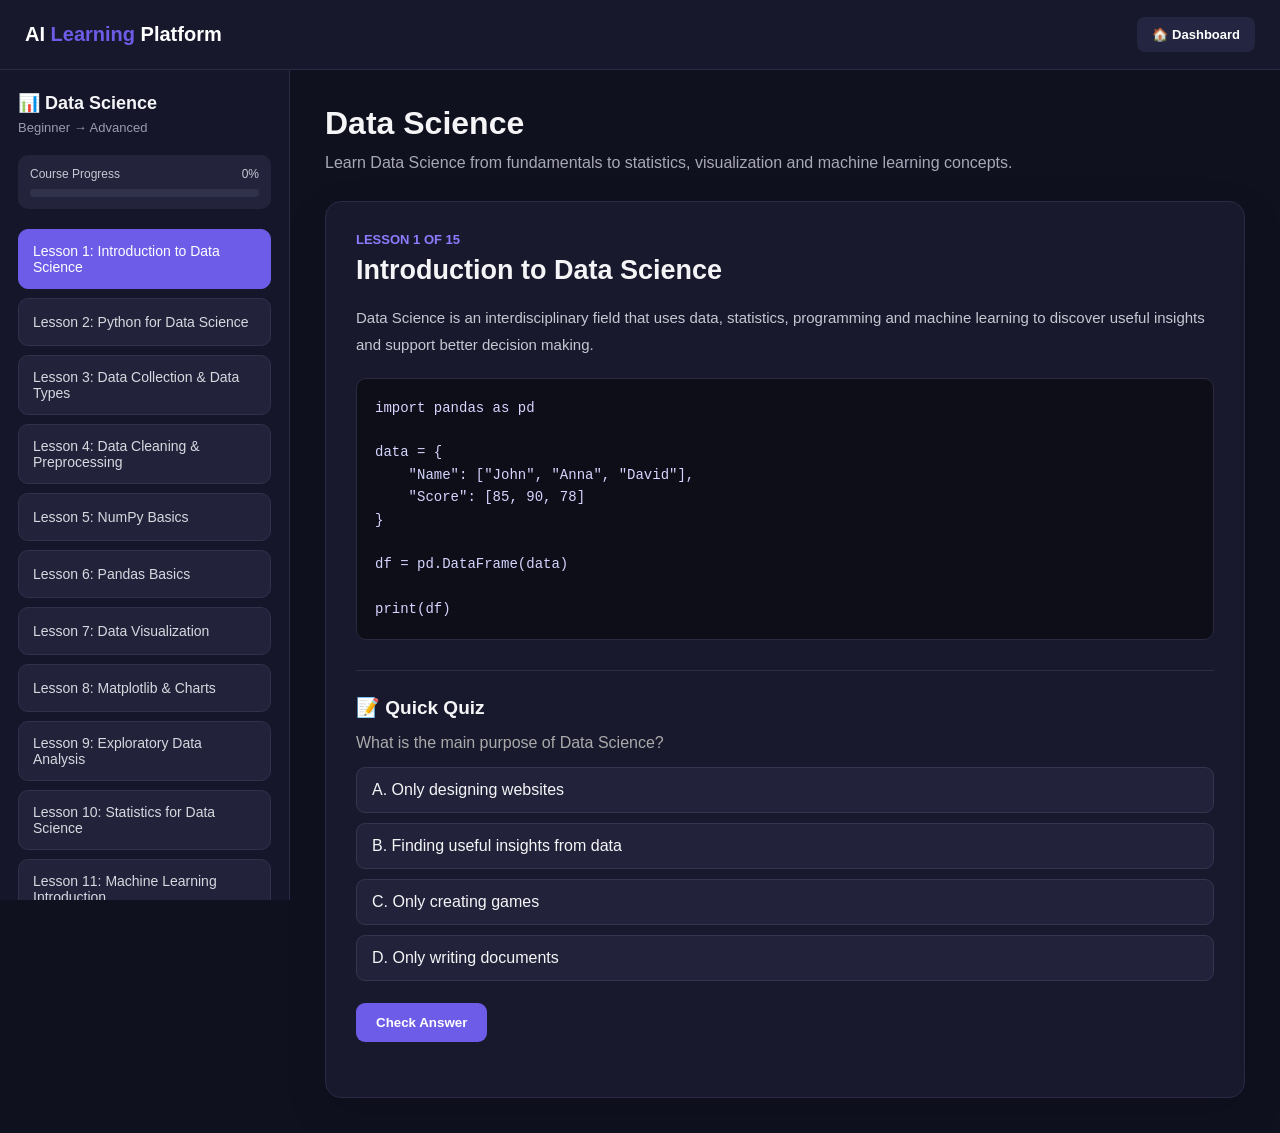
<file: Fronted/data-science.html>
<!DOCTYPE html>
<html lang="en">
<head>
<meta charset="UTF-8">
<meta name="viewport" content="width=device-width, initial-scale=1.0">

<title>Data Science Course | AI Learning Platform</title>

<style>
* {
    box-sizing: border-box;
    margin: 0;
    padding: 0;
}

body {
    font-family: "Segoe UI", Arial, sans-serif;
    background: #10111f;
    color: #f5f5f7;
}

/* ================= HEADER ================= */

header {
    height: 70px;
    background: #17182b;
    border-bottom: 1px solid #292a43;

    display: flex;
    align-items: center;
    justify-content: space-between;

    padding: 0 25px;

    position: sticky;
    top: 0;
    z-index: 100;
}

.logo {
    font-size: 20px;
    font-weight: 800;
    color: #fff;
}

.logo span {
    color: #6c5ce7;
}

.header-right {
    display: flex;
    gap: 10px;
}

.header-btn {
    border: none;
    background: #242541;
    color: white;

    padding: 10px 15px;
    border-radius: 8px;

    cursor: pointer;
    text-decoration: none;

    font-size: 13px;
    font-weight: 600;
}

.header-btn:hover {
    background: #6c5ce7;
}

/* ================= LAYOUT ================= */

.layout {
    display: flex;
    min-height: calc(100vh - 70px);
}

/* ================= SIDEBAR ================= */

.sidebar {
    width: 290px;
    background: #15162a;
    border-right: 1px solid #292a43;

    padding: 22px 18px;

    position: sticky;
    top: 70px;

    height: calc(100vh - 70px);
    overflow-y: auto;
}

.sidebar-title {
    font-size: 18px;
    font-weight: 800;
    margin-bottom: 6px;
}

.sidebar-subtitle {
    color: #9b9bad;
    font-size: 13px;
    margin-bottom: 20px;
}

.progress-container {
    background: #23243b;
    border-radius: 10px;
    padding: 12px;
    margin-bottom: 20px;
}

.progress-top {
    display: flex;
    justify-content: space-between;
    font-size: 12px;
    color: #c8c8d4;
    margin-bottom: 8px;
}

.progress-bar {
    width: 100%;
    height: 8px;
    background: #30314b;
    border-radius: 20px;
    overflow: hidden;
}

.progress-fill {
    width: 0%;
    height: 100%;
    background: #6c5ce7;
    border-radius: 20px;
    transition: width 0.4s ease;
}

/* ================= LESSON BUTTON ================= */

.lesson {
    width: 100%;
    min-height: 48px;

    padding: 13px 14px;
    margin-bottom: 9px;

    border-radius: 10px;

    cursor: pointer;

    color: #d8d8df;
    background: #22233b;

    border: 1px solid #30314c;

    display: flex;
    align-items: center;

    transition: 0.2s ease;

    font-size: 14px;
    font-weight: 500;
}

.lesson:hover {
    background: #2c2d49;
    border-color: #45466b;
}

.lesson.active {
    background: #6c5ce7;
    color: white;
    border-color: #6c5ce7;
}

.lesson.completed {
    background: #22233b;
    color: #d8d8df;
    border: 1px solid #2ecc71;
}

.lesson.active.completed {
    background: #6c5ce7;
    color: white;
    border-color: #6c5ce7;
}

/* ================= MAIN ================= */

.main {
    flex: 1;
    padding: 35px;
    max-width: 1100px;
    margin: auto;
    width: 100%;
}

.course-heading {
    margin-bottom: 25px;
}

.course-heading h1 {
    font-size: 32px;
    margin-bottom: 8px;
}

.course-heading p {
    color: #a8a8b8;
    line-height: 1.6;
}

/* ================= LESSON CARD ================= */

.lesson-card {
    background: #18192d;

    border: 1px solid #292a45;
    border-radius: 16px;

    padding: 30px;

    box-shadow: 0 15px 40px rgba(0,0,0,0.15);

    animation: fadeIn 0.35s ease;
}

@keyframes fadeIn {
    from {
        opacity: 0;
        transform: translateY(10px);
    }

    to {
        opacity: 1;
        transform: translateY(0);
    }
}

.lesson-number {
    color: #8c7cff;
    font-size: 13px;
    font-weight: 700;
    margin-bottom: 8px;
}

.lesson-card h2 {
    font-size: 27px;
    margin-bottom: 18px;
}

.explanation {
    color: #c7c7d2;
    line-height: 1.8;
    font-size: 15px;
}

/* ================= CODE ================= */

.code-box {
    background: #0d0e18;

    border: 1px solid #292a40;
    border-radius: 10px;

    padding: 18px;

    margin: 20px 0;

    overflow-x: auto;
}

.code-box pre {
    color: #d7d4ff;
    font-family: Consolas, monospace;
    font-size: 14px;
    line-height: 1.6;
}

/* ================= QUIZ ================= */

.quiz {
    margin-top: 30px;

    padding-top: 25px;

    border-top: 1px solid #2b2c45;
}

.quiz h3 {
    font-size: 19px;
    margin-bottom: 15px;
}

.option {
    background: #22233b;
    border: 1px solid #343550;

    border-radius: 9px;

    padding: 13px 15px;

    margin-bottom: 10px;

    cursor: pointer;

    transition: 0.2s ease;
}

.option:hover {
    border-color: #6c5ce7;
}

.option.selected {
    border-color: #6c5ce7;
    background: #2c2a50;
}

.option.correct {
    border-color: #2ecc71;
    background: #173722;
}

.option.wrong {
    border-color: #e74c3c;
    background: #3b1c1a;
}

.check-btn {
    margin-top: 12px;

    background: #6c5ce7;
    color: white;

    border: none;

    padding: 12px 20px;

    border-radius: 9px;

    cursor: pointer;

    font-weight: 700;
}

.check-btn:hover {
    background: #5b4bd6;
}

.feedback {
    margin-top: 15px;

    padding: 12px 15px;

    border-radius: 9px;

    display: none;

    font-size: 14px;
}

.feedback.correct-feedback {
    display: block;
    background: #15351f;
    color: #63e68a;
    border: 1px solid #26783d;
}

.feedback.wrong-feedback {
    display: block;
    background: #3b1b19;
    color: #ff8075;
    border: 1px solid #8d342c;
}

/* ================= NEXT ================= */

.next-container {
    margin-top: 25px;
    display: flex;
    justify-content: flex-end;
}

.next-btn {
    border: none;

    background: #6c5ce7;
    color: white;

    padding: 12px 20px;

    border-radius: 9px;

    cursor: pointer;

    font-weight: 700;
}

.next-btn:hover {
    background: #5b4bd6;
}

/* ================= FINAL RESULT ================= */

.final-result {
    text-align: center;

    padding: 45px 25px;

    background: #18192d;

    border: 1px solid #292a45;

    border-radius: 16px;
}

.final-result .emoji {
    font-size: 60px;
}

.final-result h2 {
    margin-top: 15px;
    font-size: 30px;
}

.final-result p {
    margin-top: 10px;
    color: #aaaabd;
}

.certificate-btn {
    display: inline-block;

    margin-top: 25px;

    padding: 13px 22px;

    border-radius: 9px;

    background: #2ecc71;
    color: white;

    text-decoration: none;

    font-weight: 700;
}

.certificate-btn:hover {
    background: #27ae60;
}

.dashboard-btn {
    display: inline-block;

    margin-top: 12px;

    padding: 12px 20px;

    border-radius: 9px;

    background: #292a45;
    color: white;

    text-decoration: none;

    font-weight: 600;
}

/* ================= MOBILE ================= */

@media (max-width: 800px) {

    .layout {
        flex-direction: column;
    }

    .sidebar {
        width: 100%;
        height: auto;
        position: relative;
        top: 0;
    }

    .main {
        padding: 20px;
    }

    .lesson-card {
        padding: 22px;
    }

    .course-heading h1 {
        font-size: 26px;
    }
}

</style>
</head>

<body>

<!-- ================= HEADER ================= -->

<header>

    <div class="logo">
        AI <span>Learning</span> Platform
    </div>

    <div class="header-right">

        <a href="dashboard.html" class="header-btn">
            🏠 Dashboard
        </a>

    </div>

</header>


<!-- ================= LAYOUT ================= -->

<div class="layout">

    <!-- SIDEBAR -->

    <aside class="sidebar">

        <div class="sidebar-title">
            📊 Data Science
        </div>

        <div class="sidebar-subtitle">
            Beginner → Advanced
        </div>


        <div class="progress-container">

            <div class="progress-top">

                <span>Course Progress</span>

                <span id="progressText">
                    0%
                </span>

            </div>

            <div class="progress-bar">

                <div
                    class="progress-fill"
                    id="progressFill">
                </div>

            </div>

        </div>


        <div id="lessonList"></div>

    </aside>


    <!-- MAIN -->

    <main class="main">

        <div class="course-heading">

            <h1>
                Data Science
            </h1>

            <p>
                Learn Data Science from fundamentals
                to statistics, visualization and
                machine learning concepts.
            </p>

        </div>


        <div id="lessonArea"></div>

    </main>

</div>


<script>

/* =====================================================
   DATA SCIENCE LESSONS
===================================================== */

const lessons = [

    {
        title: "Introduction to Data Science",

        explanation:
            "Data Science is an interdisciplinary field that uses data, statistics, programming and machine learning to discover useful insights and support better decision making.",

        code:
`import pandas as pd

data = {
    "Name": ["John", "Anna", "David"],
    "Score": [85, 90, 78]
}

df = pd.DataFrame(data)

print(df)`,

        question:
            "What is the main purpose of Data Science?",

        options: [
            "Only designing websites",
            "Finding useful insights from data",
            "Only creating games",
            "Only writing documents"
        ],

        answer: 1
    },


    {
        title: "Python for Data Science",

        explanation:
            "Python is one of the most popular programming languages for Data Science because it provides powerful libraries such as NumPy, Pandas, Matplotlib and Scikit-learn.",

        code:
`numbers = [10, 20, 30, 40]

average = sum(numbers) / len(numbers)

print(average)`,

        question:
            "Which programming language is widely used in Data Science?",

        options: [
            "Python",
            "HTML",
            "CSS",
            "XML"
        ],

        answer: 0
    },


    {
        title: "Data Collection & Data Types",

        explanation:
            "Data can be collected from databases, surveys, APIs, websites, sensors and other sources. Data can be numerical, categorical, textual or boolean.",

        code:
`age = 21
name = "Jeshan"
student = True
marks = 87.5

print(age)
print(name)
print(student)
print(marks)`,

        question:
            "Which type represents True or False?",

        options: [
            "String",
            "Boolean",
            "Float",
            "Integer"
        ],

        answer: 1
    },


    {
        title: "Data Cleaning & Preprocessing",

        explanation:
            "Data cleaning removes errors, duplicates and missing values. Preprocessing prepares raw data for analysis and machine learning.",

        code:
`import pandas as pd

df = pd.read_csv("students.csv")

df = df.drop_duplicates()

df = df.dropna()

print(df)`,

        question:
            "What is a common purpose of data cleaning?",

        options: [
            "Adding more errors",
            "Removing incorrect or missing data",
            "Deleting the entire dataset",
            "Creating animations"
        ],

        answer: 1
    },


    {
        title: "NumPy Basics",

        explanation:
            "NumPy is a Python library designed for numerical computing. It provides powerful arrays and mathematical operations.",

        code:
`import numpy as np

numbers = np.array([10, 20, 30, 40])

print(numbers)
print(numbers.mean())`,

        question:
            "What is NumPy mainly used for?",

        options: [
            "Numerical computing",
            "Web page design",
            "Video editing",
            "Email management"
        ],

        answer: 0
    },


    {
        title: "Pandas Basics",

        explanation:
            "Pandas is a Python library used for data manipulation and analysis. DataFrame is one of its most important structures.",

        code:
`import pandas as pd

data = {
    "Name": ["John", "Anna"],
    "Age": [20, 21]
}

df = pd.DataFrame(data)

print(df)`,

        question:
            "Which Pandas structure is commonly used for tabular data?",

        options: [
            "DataFrame",
            "Canvas",
            "Widget",
            "ArrayList"
        ],

        answer: 0
    },


    {
        title: "Data Visualization",

        explanation:
            "Data visualization presents information using charts and graphs. It helps users understand patterns, trends and comparisons.",

        code:
`import matplotlib.pyplot as plt

subjects = ["Math", "Science", "English"]
marks = [80, 90, 75]

plt.bar(subjects, marks)

plt.show()`,

        question:
            "Why is data visualization useful?",

        options: [
            "To hide data",
            "To understand patterns and trends",
            "To delete data",
            "To encrypt data"
        ],

        answer: 1
    },


    {
        title: "Matplotlib & Charts",

        explanation:
            "Matplotlib is a popular Python visualization library. It can create bar charts, line charts, scatter plots and many other visualizations.",

        code:
`import matplotlib.pyplot as plt

x = [1, 2, 3, 4]
y = [10, 20, 15, 30]

plt.plot(x, y)

plt.title("Sample Data")

plt.show()`,

        question:
            "Which library is commonly used to create charts in Python?",

        options: [
            "Matplotlib",
            "Django",
            "Flask",
            "Tkinter"
        ],

        answer: 0
    },


    {
        title: "Exploratory Data Analysis",

        explanation:
            "Exploratory Data Analysis, or EDA, is used to understand a dataset before applying advanced models. It includes examining distributions, relationships and unusual values.",

        code:
`print(df.head())

print(df.info())

print(df.describe())`,

        question:
            "What does EDA stand for?",

        options: [
            "Easy Data Application",
            "Exploratory Data Analysis",
            "External Data Algorithm",
            "Electronic Data Access"
        ],

        answer: 1
    },


    {
        title: "Statistics for Data Science",

        explanation:
            "Statistics helps Data Scientists summarize and understand data. Important concepts include mean, median, mode, variance and standard deviation.",

        code:
`numbers = [10, 20, 20, 30, 40]

mean = sum(numbers) / len(numbers)

print("Mean:", mean)`,

        question:
            "What is the mean?",

        options: [
            "The middle value only",
            "The average value",
            "The largest value",
            "The smallest value"
        ],

        answer: 1
    },


    {
        title: "Machine Learning Introduction",

        explanation:
            "Machine Learning allows computers to learn patterns from data and make predictions or decisions without being explicitly programmed for every situation.",

        code:
`from sklearn.linear_model import LinearRegression

model = LinearRegression()

print("Machine Learning Model Created")`,

        question:
            "What does Machine Learning allow computers to do?",

        options: [
            "Learn patterns from data",
            "Only create images",
            "Only store files",
            "Only browse websites"
        ],

        answer: 0
    },


    {
        title: "Regression & Classification",

        explanation:
            "Regression predicts continuous numerical values, while classification predicts categories or classes.",

        code:
`# Regression example
house_price = 250000

# Classification example
result = "Pass"

print(house_price)
print(result)`,

        question:
            "Which technique predicts categories?",

        options: [
            "Regression",
            "Classification",
            "Visualization",
            "Cleaning"
        ],

        answer: 1
    },


    {
        title: "Model Evaluation",

        explanation:
            "Model evaluation measures how well a machine learning model performs. Different metrics are used depending on the type of problem.",

        code:
`actual = [1, 1, 0, 1]
predicted = [1, 0, 0, 1]

print("Model predictions evaluated")`,

        question:
            "Why do we evaluate a machine learning model?",

        options: [
            "To measure its performance",
            "To delete the dataset",
            "To change Python syntax",
            "To create a website"
        ],

        answer: 0
    },


    {
        title: "Real-World Data Science Applications",

        explanation:
            "Data Science is used in healthcare, finance, education, marketing, transportation, sports, retail and many other industries.",

        code:
`applications = [
    "Healthcare",
    "Finance",
    "Education",
    "Marketing",
    "Sports"
]

for item in applications:
    print(item)`,

        question:
            "Which is a real-world application of Data Science?",

        options: [
            "Healthcare analytics",
            "Only typing documents",
            "Only drawing pictures",
            "None of these"
        ],

        answer: 0
    },


    {
        title: "Final Data Science Challenge",

        explanation:
            "This final challenge combines the main concepts covered in the course, including Python, data processing, visualization, statistics and machine learning.",

        code:
`import pandas as pd

data = {
    "Student": ["A", "B", "C"],
    "Marks": [80, 90, 70]
}

df = pd.DataFrame(data)

print(df)
print("Average:",
      df["Marks"].mean())`,

        question:
            "Which Pandas method calculates the average of a numeric column?",

        options: [
            "mean()",
            "averageData()",
            "avg()",
            "calculate()"
        ],

        answer: 0
    }

];


/* =====================================================
   COURSE STATE
===================================================== */

let currentLesson = 1;

let selectedOption = null;

let answeredCurrent = false;


/* =====================================================
   SAFE LOCAL STORAGE
===================================================== */

function readJSON(key, fallback) {

    try {

        const value =
            localStorage.getItem(key);

        return value
            ? JSON.parse(value)
            : fallback;

    } catch (error) {

        return fallback;

    }
}


function getCompletedLessons() {

    return readJSON(
        "dataScienceCompletedLessonIds",
        []
    );

}


function getScores() {

    return readJSON(
        "dataScienceLessonScores",
        {}
    );

}


/* =====================================================
   CERTIFICATE DATA
===================================================== */

function createDataScienceCertificateDetails() {

    if (
        !localStorage.getItem(
            "dataScienceCertificateDate"
        )
    ) {

        localStorage.setItem(
            "dataScienceCertificateDate",
            new Date().toLocaleDateString()
        );

    }


    if (
        !localStorage.getItem(
            "dataScienceCertificateId"
        )
    ) {

        localStorage.setItem(
            "dataScienceCertificateId",
            "DS-" +
            Date.now().toString().slice(-8)
        );

    }

}


/* =====================================================
   LESSON LIST
===================================================== */

function renderLessonList() {

    const list =
        document.getElementById("lessonList");

    const completed =
        getCompletedLessons();

    list.innerHTML = "";


    lessons.forEach((lesson, index) => {

        const lessonNumber =
            index + 1;

        const button =
            document.createElement("div");

        button.className =
            "lesson";


        if (
            lessonNumber ===
            currentLesson
        ) {

            button.classList.add(
                "active"
            );

        }


        if (
            completed.includes(
                lessonNumber
            )
        ) {

            button.classList.add(
                "completed"
            );

        }


        button.innerHTML =
            completed.includes(
                lessonNumber
            )

            ? `✓ Lesson ${lessonNumber}: ${lesson.title}`

            : `Lesson ${lessonNumber}: ${lesson.title}`;


        button.onclick = function() {

            currentLesson =
                lessonNumber;

            selectedOption =
                null;

            answeredCurrent =
                false;

            renderLessonList();

            renderLesson();

            window.scrollTo({
                top: 0,
                behavior: "smooth"
            });

        };


        list.appendChild(button);

    });

}


/* =====================================================
   PROGRESS
===================================================== */

function updateProgress() {

    const completed =
        getCompletedLessons();


    const percentage =
        Math.round(
            (completed.length /
                lessons.length) *
            100
        );


    document.getElementById(
        "progressText"
    ).textContent =
        percentage + "%";


    document.getElementById(
        "progressFill"
    ).style.width =
        percentage + "%";

}


/* =====================================================
   RENDER LESSON
===================================================== */

function renderLesson() {

    const area =
        document.getElementById(
            "lessonArea"
        );

    const lesson =
        lessons[currentLesson - 1];

    const completed =
        getCompletedLessons();


    selectedOption = null;

    answeredCurrent = false;


    area.innerHTML = `

        <div class="lesson-card">

            <div class="lesson-number">
                LESSON ${currentLesson} OF ${lessons.length}
            </div>

            <h2>
                ${lesson.title}
            </h2>

            <div class="explanation">
                ${lesson.explanation}
            </div>

            <div class="code-box">

                <pre>${escapeHTML(
                    lesson.code
                )}</pre>

            </div>


            <div class="quiz">

                <h3>
                    📝 Quick Quiz
                </h3>

                <p style="
                    color:#aaa;
                    margin-bottom:15px;
                ">
                    ${lesson.question}
                </p>


                <div id="options">

                    ${lesson.options
                        .map(
                            (option, index) => `

                        <div
                            class="option"
                            data-index="${index}"
                            onclick="selectOption(${index})">

                            ${String.fromCharCode(
                                65 + index
                            )}.
                            ${option}

                        </div>

                    `
                        )
                        .join("")}

                </div>


                <button
                    class="check-btn"
                    onclick="checkAnswer()">

                    Check Answer

                </button>


                <div
                    id="feedback"
                    class="feedback">
                </div>


                <div
                    id="nextContainer"
                    class="next-container">
                </div>

            </div>

        </div>

    `;


    /* Completed lesson message */

    if (
        completed.includes(
            currentLesson
        )
    ) {

        const feedback =
            document.getElementById(
                "feedback"
            );

        feedback.textContent =
            "✓ You have already completed this lesson.";

        feedback.className =
            "feedback correct-feedback";

    }

}


/* =====================================================
   ESCAPE HTML
===================================================== */

function escapeHTML(text) {

    return text
        .replace(/&/g, "&amp;")
        .replace(/</g, "&lt;")
        .replace(/>/g, "&gt;")
        .replace(/"/g, "&quot;")
        .replace(/'/g, "&#039;");

}


/* =====================================================
   SELECT OPTION
===================================================== */

function selectOption(index) {

    if (answeredCurrent) {
        return;
    }


    selectedOption =
        index;


    document
        .querySelectorAll(".option")
        .forEach(option => {

            option.classList.remove(
                "selected"
            );

        });


    const selected =
        document.querySelector(
            `.option[data-index="${index}"]`
        );


    if (selected) {

        selected.classList.add(
            "selected"
        );

    }

}


/* =====================================================
   CHECK ANSWER
===================================================== */

function checkAnswer() {

    if (
        selectedOption ===
        null
    ) {

        alert(
            "Please select an answer first."
        );

        return;

    }


    if (answeredCurrent) {
        return;
    }


    const lesson =
        lessons[currentLesson - 1];

    const feedback =
        document.getElementById(
            "feedback"
        );

    const options =
        document.querySelectorAll(
            ".option"
        );


    answeredCurrent = true;


    options.forEach(option => {

        const index =
            Number(
                option.dataset.index
            );


        if (
            index ===
            lesson.answer
        ) {

            option.classList.add(
                "correct"
            );

        }


        if (
            index === selectedOption &&
            selectedOption !==
            lesson.answer
        ) {

            option.classList.add(
                "wrong"
            );

        }

    });


    /* CORRECT */

    if (
        selectedOption ===
        lesson.answer
    ) {

        feedback.textContent =
            "✓ Correct! Great job. This lesson is completed.";

        feedback.className =
            "feedback correct-feedback";


        completeLesson();

    }

    /* WRONG */

    else {

        feedback.textContent =
            "✗ Incorrect. Please review the lesson and try again.";

        feedback.className =
            "feedback wrong-feedback";


        answeredCurrent = false;

    }

}


/* =====================================================
   COMPLETE LESSON
===================================================== */

function completeLesson() {

    let completed =
        getCompletedLessons();

    let scores =
        getScores();


    /*
       IMPORTANT:
       Prevent duplicate completion
    */

    if (
        !completed.includes(
            currentLesson
        )
    ) {

        completed.push(
            currentLesson
        );


        localStorage.setItem(
            "dataScienceCompletedLessonIds",
            JSON.stringify(
                completed
            )
        );


        scores[currentLesson] = 1;


        localStorage.setItem(
            "dataScienceLessonScores",
            JSON.stringify(
                scores
            )
        );

    }


    renderLessonList();

    updateProgress();


    const nextContainer =
        document.getElementById(
            "nextContainer"
        );


    /* MORE LESSONS */

    if (
        currentLesson <
        lessons.length
    ) {

        nextContainer.innerHTML = `

            <button
                class="next-btn"
                onclick="nextLesson()">

                Next Lesson →

            </button>

        `;

    }

    /* ALL LESSONS COMPLETE */

    else {

        createDataScienceCertificateDetails();


        nextContainer.innerHTML = `

            <button
                class="next-btn"
                onclick="showFinalResult()">

                🏆 View Final Result

            </button>

        `;

    }

}


/* =====================================================
   NEXT LESSON
===================================================== */

function nextLesson() {

    if (
        currentLesson <
        lessons.length
    ) {

        currentLesson++;

        selectedOption =
            null;

        answeredCurrent =
            false;

        renderLessonList();

        renderLesson();

        updateProgress();


        window.scrollTo({
            top: 0,
            behavior: "smooth"
        });

    }

    else {

        showFinalResult();

    }

}


/* =====================================================
   FINAL RESULT
===================================================== */

function showFinalResult() {

    const completed =
        getCompletedLessons();

    const scores =
        getScores();


    if (
        completed.length <
        lessons.length
    ) {

        alert(
            "Please complete all 15 lessons first."
        );

        return;

    }


    createDataScienceCertificateDetails();


    let totalScore = 0;


    for (
        let i = 1;
        i <= lessons.length;
        i++
    ) {

        if (
            scores[i] !== undefined
        ) {

            totalScore +=
                Number(scores[i]);

        }

    }


    let performance;


    if (
        totalScore >= 13
    ) {

        performance =
            "Excellent! 🌟";

    }

    else if (
        totalScore >= 10
    ) {

        performance =
            "Very Good! 👏";

    }

    else if (
        totalScore >= 8
    ) {

        performance =
            "Good Work! 👍";

    }

    else {

        performance =
            "Keep Practising! 💪";

    }


    document.getElementById(
        "lessonArea"
    ).innerHTML = `

        <div class="final-result">

            <div class="emoji">
                🎉
            </div>

            <h2>
                Data Science Course Completed!
            </h2>

            <p>
                You successfully completed
                all ${lessons.length}
                Data Science lessons.
            </p>


            <p style="
                margin-top:20px;
                font-size:22px;
                color:#8c7cff;
                font-weight:800;
            ">

                Score:
                ${totalScore}
                /
                ${lessons.length}

            </p>


            <p>
                ${performance}
            </p>


            <p style="
                margin-top:18px;
                color:#63e68a;
                font-weight:700;
            ">

                ✓ Certificate Unlocked

            </p>


            <a
                href="data-science-certificate.html"
                class="certificate-btn">

                🎓 View Data Science Certificate

            </a>


            <br>


            <a
                href="dashboard.html"
                class="dashboard-btn">

                ← Back to Dashboard

            </a>

        </div>

    `;


    window.scrollTo({
        top: 0,
        behavior: "smooth"
    });

}


/* =====================================================
   CERTIFICATE
===================================================== */

function viewCertificate() {

    window.location.href =
        "data-science-certificate.html";

}


/* =====================================================
   INITIALISE
===================================================== */

function initialiseCourse() {

    const completed =
        getCompletedLessons();


    /*
       If already 15/15 from an
       earlier session, make sure
       certificate information exists.
    */

    if (
        completed.length >=
        lessons.length
    ) {

        createDataScienceCertificateDetails();

    }


    renderLessonList();

    renderLesson();

    updateProgress();

}


initialiseCourse();

</script>

</body>
</html>
</file>
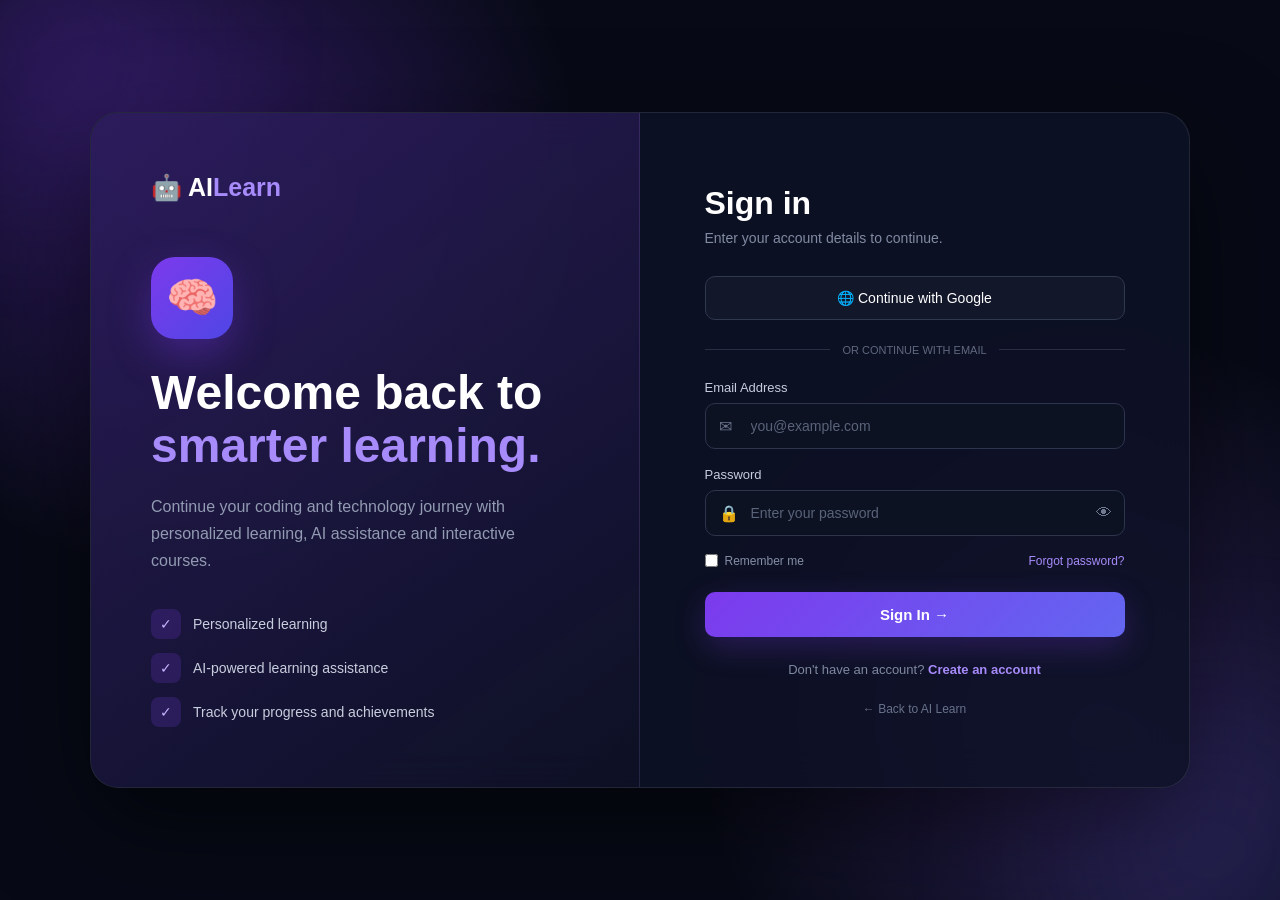
<file: Fronted/login.html>
<!DOCTYPE html>
<html lang="en">

<head>
    <meta charset="UTF-8">
    <meta name="viewport" content="width=device-width, initial-scale=1.0">

    <title>Login | AI Learn</title>

    <style>
        * {
            margin: 0;
            padding: 0;
            box-sizing: border-box;
        }

        html {
            scroll-behavior: smooth;
        }

        body {
            font-family: Arial, Helvetica, sans-serif;
            min-height: 100vh;
            color: #ffffff;

            background:
                radial-gradient(circle at 15% 20%, rgba(124, 58, 237, 0.35), transparent 30%),
                radial-gradient(circle at 85% 80%, rgba(139, 92, 246, 0.25), transparent 30%),
                #070a16;

            display: flex;
            align-items: center;
            justify-content: center;

            overflow-x: hidden;
        }


        /* =========================
           BACKGROUND EFFECTS
        ========================= */

        .background-circle {
            position: fixed;
            border-radius: 50%;
            filter: blur(80px);
            pointer-events: none;
            z-index: -1;
        }

        .circle-one {
            width: 250px;
            height: 250px;
            background: rgba(124, 58, 237, 0.18);
            top: -80px;
            left: -80px;
        }

        .circle-two {
            width: 300px;
            height: 300px;
            background: rgba(99, 102, 241, 0.15);
            bottom: -100px;
            right: -80px;
        }


        /* =========================
           MAIN CONTAINER
        ========================= */

        .login-wrapper {
            width: 92%;
            max-width: 1100px;

            min-height: 650px;

            display: grid;
            grid-template-columns: 1fr 1fr;

            background: rgba(14, 18, 38, 0.88);

            border: 1px solid rgba(255, 255, 255, 0.09);

            border-radius: 28px;

            overflow: hidden;

            box-shadow:
                0 35px 100px rgba(0, 0, 0, 0.55);

            backdrop-filter: blur(20px);
        }


        /* =========================
           LEFT SIDE
        ========================= */

        .login-info {
            padding: 60px;

            display: flex;
            flex-direction: column;
            justify-content: center;

            background:
                linear-gradient(
                    145deg,
                    rgba(124, 58, 237, 0.25),
                    rgba(14, 18, 38, 0.2)
                );

            border-right: 1px solid rgba(255, 255, 255, 0.07);
        }


        .brand {
            font-size: 25px;
            font-weight: 800;

            margin-bottom: 55px;
        }

        .brand span {
            color: #a78bfa;
        }


        .ai-icon {
            width: 82px;
            height: 82px;

            display: flex;
            align-items: center;
            justify-content: center;

            border-radius: 24px;

            background:
                linear-gradient(
                    135deg,
                    #7c3aed,
                    #4f46e5
                );

            font-size: 42px;

            box-shadow:
                0 15px 40px rgba(124, 58, 237, 0.35);

            margin-bottom: 28px;
        }


        .login-info h1 {
            font-size: 48px;
            line-height: 1.1;

            max-width: 450px;
        }

        .login-info h1 span {
            color: #a78bfa;
        }


        .login-info > p {
            margin-top: 20px;

            max-width: 450px;

            color: #929bb2;

            font-size: 16px;

            line-height: 1.7;
        }


        /* BENEFITS */

        .benefits {
            margin-top: 35px;

            display: grid;

            gap: 14px;
        }


        .benefit {
            display: flex;
            align-items: center;
            gap: 12px;

            color: #c8cede;

            font-size: 14px;
        }


        .benefit-icon {
            width: 30px;
            height: 30px;

            display: flex;
            align-items: center;
            justify-content: center;

            border-radius: 8px;

            background: rgba(124, 58, 237, 0.2);

            color: #c4b5fd;
        }


        /* =========================
           RIGHT SIDE
        ========================= */

        .login-form-area {
            padding: 60px;

            display: flex;

            align-items: center;

            justify-content: center;
        }


        .login-box {
            width: 100%;
            max-width: 420px;
        }


        .login-box h2 {
            font-size: 32px;
            margin-bottom: 8px;
        }


        .login-box > p {
            color: #818ba3;
            margin-bottom: 30px;
            font-size: 14px;
        }


        /* =========================
           SOCIAL BUTTON
        ========================= */

        .social-login {
            width: 100%;

            padding: 13px;

            border-radius: 10px;

            border: 1px solid #303750;

            background: #12172a;

            color: white;

            font-size: 14px;

            cursor: pointer;

            transition: 0.3s;

            display: flex;

            justify-content: center;

            align-items: center;

            gap: 10px;
        }


        .social-login:hover {
            background: #191f35;
            border-color: #6d5acb;
        }


        /* =========================
           DIVIDER
        ========================= */

        .divider {
            display: flex;
            align-items: center;
            gap: 12px;

            margin: 24px 0;

            color: #5f6880;

            font-size: 11px;
        }


        .divider::before,
        .divider::after {
            content: "";

            flex: 1;

            height: 1px;

            background: #282e44;
        }


        /* =========================
           FORM
        ========================= */

        .form-group {
            margin-bottom: 18px;
        }


        .form-group label {
            display: block;

            margin-bottom: 8px;

            font-size: 13px;

            color: #c6cede;
        }


        .input-wrapper {
            position: relative;
        }


        .input-icon {
            position: absolute;

            left: 14px;

            top: 50%;

            transform: translateY(-50%);

            color: #68728a;

            font-size: 16px;
        }


        .input-wrapper input {
            width: 100%;

            padding: 14px 45px;

            border-radius: 10px;

            border: 1px solid #2d344c;

            outline: none;

            background: #0d1223;

            color: white;

            font-size: 14px;

            transition: 0.3s;
        }


        .input-wrapper input::placeholder {
            color: #596379;
        }


        .input-wrapper input:focus {
            border-color: #8b5cf6;

            box-shadow:
                0 0 0 3px rgba(139, 92, 246, 0.12);
        }


        .password-toggle {
            position: absolute;

            right: 13px;

            top: 50%;

            transform: translateY(-50%);

            background: none;

            border: none;

            color: #707a91;

            cursor: pointer;

            font-size: 16px;
        }


        /* =========================
           OPTIONS
        ========================= */

        .form-options {
            display: flex;

            align-items: center;

            justify-content: space-between;

            margin: 5px 0 24px;

            font-size: 12px;
        }


        .remember {
            display: flex;

            align-items: center;

            gap: 7px;

            color: #858fa6;
        }


        .remember input {
            accent-color: #7c3aed;
        }


        .forgot {
            color: #a78bfa;

            text-decoration: none;
        }


        .forgot:hover {
            text-decoration: underline;
        }


        /* =========================
           LOGIN BUTTON
        ========================= */

        .login-button {
            width: 100%;

            padding: 14px;

            border: none;

            border-radius: 10px;

            background:
                linear-gradient(
                    135deg,
                    #7c3aed,
                    #6366f1
                );

            color: white;

            font-size: 15px;

            font-weight: 700;

            cursor: pointer;

            box-shadow:
                0 10px 30px rgba(124, 58, 237, 0.25);

            transition: 0.3s;
        }


        .login-button:hover {
            transform: translateY(-2px);

            box-shadow:
                0 15px 35px rgba(124, 58, 237, 0.35);
        }


        .login-button:active {
            transform: translateY(0);
        }


        /* =========================
           REGISTER
        ========================= */

        .register-text {
            text-align: center;

            margin-top: 25px;

            color: #7f899f;

            font-size: 13px;
        }


        .register-text a {
            color: #a78bfa;

            font-weight: 600;

            text-decoration: none;
        }


        .register-text a:hover {
            text-decoration: underline;
        }


        /* =========================
           BACK HOME
        ========================= */

        .back-home {
            display: block;

            margin-top: 25px;

            text-align: center;

            color: #68728a;

            text-decoration: none;

            font-size: 12px;

            transition: 0.3s;
        }


        .back-home:hover {
            color: #a78bfa;
        }


        /* =========================
           MESSAGE
        ========================= */

        .message {
            display: none;

            margin-bottom: 18px;

            padding: 11px 13px;

            border-radius: 8px;

            font-size: 12px;

            background: rgba(239, 68, 68, 0.1);

            border: 1px solid rgba(239, 68, 68, 0.2);

            color: #fca5a5;
        }


        /* =========================
           RESPONSIVE
        ========================= */

        @media (max-width: 850px) {

            .login-wrapper {
                grid-template-columns: 1fr;

                max-width: 520px;
            }

            .login-info {
                display: none;
            }

            .login-form-area {
                padding: 45px 30px;
            }
        }


        @media (max-width: 480px) {

            .login-wrapper {
                width: 94%;

                border-radius: 20px;
            }

            .login-form-area {
                padding: 35px 22px;
            }

            .login-box h2 {
                font-size: 27px;
            }
        }
    </style>
</head>


<body>


    <!-- Background decorations -->

    <div class="background-circle circle-one"></div>
    <div class="background-circle circle-two"></div>


    <!-- =========================
         LOGIN WRAPPER
    ========================= -->

    <div class="login-wrapper">


        <!-- =========================
             LEFT INFORMATION
        ========================= -->

        <section class="login-info">

            <div class="brand">
                🤖 AI<span>Learn</span>
            </div>


            <div class="ai-icon">
                🧠
            </div>


            <h1>
                Welcome back to
                <span>smarter learning.</span>
            </h1>


            <p>
                Continue your coding and technology journey with
                personalized learning, AI assistance and interactive
                courses.
            </p>


            <div class="benefits">

                <div class="benefit">

                    <div class="benefit-icon">
                        ✓
                    </div>

                    Personalized learning
                </div>


                <div class="benefit">

                    <div class="benefit-icon">
                        ✓
                    </div>

                    AI-powered learning assistance
                </div>


                <div class="benefit">

                    <div class="benefit-icon">
                        ✓
                    </div>

                    Track your progress and achievements
                </div>

            </div>

        </section>


        <!-- =========================
             LOGIN FORM
        ========================= -->

        <section class="login-form-area">

            <div class="login-box">


                <h2>
                    Sign in
                </h2>


                <p>
                    Enter your account details to continue.
                </p>


                <!-- Google-style button -->

                <button
                    type="button"
                    class="social-login"
                    id="googleLogin">

                    🌐
                    Continue with Google

                </button>


                <div class="divider">
                    OR CONTINUE WITH EMAIL
                </div>


                <div
                    class="message"
                    id="loginMessage">
                </div>


                <form id="loginForm">


                    <!-- EMAIL -->

                    <div class="form-group">

                        <label for="loginEmail">
                            Email Address
                        </label>


                        <div class="input-wrapper">

                            <span class="input-icon">
                                ✉
                            </span>


                            <input
                                type="email"
                                id="loginEmail"
                                placeholder="you@example.com"
                                autocomplete="email"
                                required>

                        </div>

                    </div>


                    <!-- PASSWORD -->

                    <div class="form-group">

                        <label for="loginPassword">
                            Password
                        </label>


                        <div class="input-wrapper">

                            <span class="input-icon">
                                🔒
                            </span>


                            <input
                                type="password"
                                id="loginPassword"
                                placeholder="Enter your password"
                                autocomplete="current-password"
                                required>


                            <button
                                type="button"
                                class="password-toggle"
                                id="togglePassword">

                                👁

                            </button>

                        </div>

                    </div>


                    <!-- OPTIONS -->

                    <div class="form-options">

                        <label class="remember">

                            <input
                                type="checkbox"
                                id="rememberMe">

                            Remember me

                        </label>


                        <a
                            href="#"
                            class="forgot"
                            id="forgotPassword">

                            Forgot password?

                        </a>

                    </div>


                    <!-- LOGIN -->

                    <button
                        type="submit"
                        class="login-button">

                        Sign In →
                    </button>


                </form>


                <div class="register-text">

                    Don't have an account?

                    <a href="register.html">
                        Create an account
                    </a>

                </div>


                <a
                    href="index.html"
                    class="back-home">

                    ← Back to AI Learn

                </a>


            </div>

        </section>

    </div>


    <!-- =========================
         LOGIN JAVASCRIPT
    ========================= -->

    <script>

        const loginForm =
            document.getElementById("loginForm");

        const loginMessage =
            document.getElementById("loginMessage");

        const passwordInput =
            document.getElementById("loginPassword");

        const togglePassword =
            document.getElementById("togglePassword");


        /* PASSWORD SHOW / HIDE */

        togglePassword.addEventListener(
            "click",
            function () {

                if (
                    passwordInput.type === "password"
                ) {

                    passwordInput.type = "text";

                    togglePassword.textContent = "🙈";

                } else {

                    passwordInput.type = "password";

                    togglePassword.textContent = "👁";

                }

            }
        );


        /* LOGIN */

        loginForm.addEventListener(
    "submit",
    async function (event) {

        event.preventDefault();

        const email =
            document
            .getElementById("loginEmail")
            .value
            .trim()
            .toLowerCase();

        const password =
            passwordInput.value;

        if (!email || !password) {

            showMessage(
                "Please enter your email and password."
            );

            return;
        }

        const button =
            document.querySelector(
                ".login-button"
            );

        button.disabled = true;
        button.textContent = "Signing in...";

        try {

            const response = await fetch(
                "http://127.0.0.1:5000/api/login",
                {
                    method: "POST",

                    headers: {
                        "Content-Type": "application/json"
                    },

                    body: JSON.stringify({
                        email: email,
                        password: password
                    })
                }
            );

            const result =
                await response.json();

            if (!response.ok) {

                showMessage(
                    result.message ||
                    "Invalid email or password."
                );

                button.disabled = false;
                button.textContent =
                    "Sign In →";

                return;
            }

            localStorage.setItem(
                "aiLearnLoggedIn",
                "true"
            );

            localStorage.setItem(
                "aiLearnCurrentEmail",
                result.user.email
            );

            localStorage.setItem(
                "aiLearnName",
                result.user.name
            );

            const loginHistory =
    JSON.parse(
        localStorage.getItem("aiLearnLoginHistory") || "[]"
    );

loginHistory.push({
    name: result.user.name,
    email: result.user.email,
    time: new Date().toLocaleString()
});

localStorage.setItem(
    "aiLearnLoginHistory",
    JSON.stringify(loginHistory)
);

            button.textContent =
                "Signed In ✓";

            setTimeout(
                function () {

                    window.location.href =
                        "dashboard.html";

                },
                700
            );

        } catch (error) {

            console.error(error);

            showMessage(
                "Cannot connect to the backend. Make sure Flask is running."
            );

            button.disabled = false;
            button.textContent =
                "Sign In →";
        }
    }
);


               


        /* MESSAGE */

        function showMessage(text) {

            loginMessage.textContent = text;

            loginMessage.style.display =
                "block";

        }


        /* GOOGLE DEMO */

        document
            .getElementById("googleLogin")
            .addEventListener(
                "click",
                function () {

                    alert(
                        "Google Login will be connected to the real authentication system later."
                    );

                }
            );


        /* FORGOT PASSWORD */

        document
            .getElementById("forgotPassword")
            .addEventListener(
                "click",
                function (event) {

                    event.preventDefault();

                    alert(
                        "Password recovery will be connected to the backend later."
                    );

                }
            );

    </script>

</body>

</html>
</file>
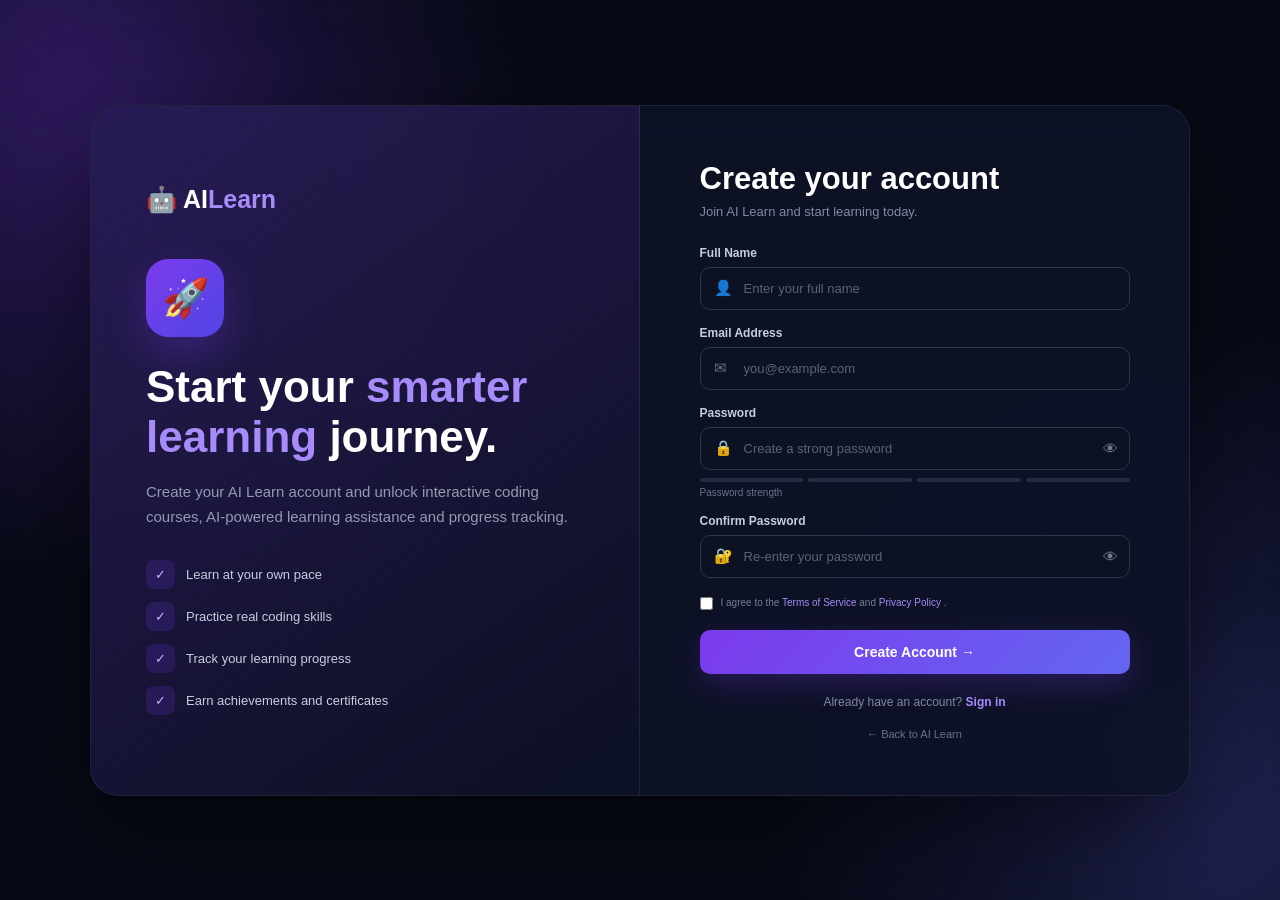
<file: Fronted/register.html>
<!DOCTYPE html>
<html lang="en">

<head>

    <meta charset="UTF-8">

    <meta
        name="viewport"
        content="width=device-width, initial-scale=1.0"
    >

    <title>Create Account | AI Learn</title>


    <style>

        /* =================================================
           RESET
        ================================================= */

        * {
            margin: 0;
            padding: 0;
            box-sizing: border-box;
        }


        /* =================================================
           BODY
        ================================================= */

        body {

            min-height: 100vh;

            font-family:
                Arial,
                Helvetica,
                sans-serif;

            color: #ffffff;

            background:

                radial-gradient(
                    circle at 10% 20%,
                    rgba(124, 58, 237, 0.30),
                    transparent 30%
                ),

                radial-gradient(
                    circle at 90% 80%,
                    rgba(99, 102, 241, 0.22),
                    transparent 30%
                ),

                #070a16;

            display: flex;

            align-items: center;

            justify-content: center;

            padding: 30px 15px;

            overflow-x: hidden;
        }


        /* =================================================
           BACKGROUND
        ================================================= */

        .glow {

            position: fixed;

            width: 260px;
            height: 260px;

            border-radius: 50%;

            filter: blur(90px);

            pointer-events: none;

            z-index: -1;
        }


        .glow-one {

            top: -100px;
            left: -100px;

            background:
                rgba(124, 58, 237, 0.20);
        }


        .glow-two {

            right: -100px;
            bottom: -100px;

            background:
                rgba(99, 102, 241, 0.18);
        }


        /* =================================================
           MAIN CARD
        ================================================= */

        .register-wrapper {

            width: 94%;

            max-width: 1100px;

            min-height: 650px;

            display: grid;

            grid-template-columns:
                1fr 1fr;

            background:
                rgba(14, 18, 38, 0.90);

            border:
                1px solid
                rgba(255, 255, 255, 0.08);

            border-radius: 28px;

            overflow: hidden;

            box-shadow:
                0 35px 100px
                rgba(0, 0, 0, 0.55);

            backdrop-filter: blur(20px);
        }


        /* =================================================
           LEFT SIDE
        ================================================= */

        .register-info {

            padding: 55px;

            display: flex;

            flex-direction: column;

            justify-content: center;

            background:
                linear-gradient(
                    145deg,
                    rgba(124, 58, 237, 0.22),
                    rgba(14, 18, 38, 0.15)
                );

            border-right:
                1px solid
                rgba(255, 255, 255, 0.06);
        }


        /* BRAND */

        .brand {

            font-size: 25px;

            font-weight: 800;

            margin-bottom: 45px;
        }


        .brand span {

            color: #a78bfa;
        }


        /* ICON */

        .register-icon {

            width: 78px;
            height: 78px;

            display: flex;

            align-items: center;

            justify-content: center;

            border-radius: 22px;

            background:
                linear-gradient(
                    135deg,
                    #7c3aed,
                    #4f46e5
                );

            font-size: 38px;

            margin-bottom: 25px;

            box-shadow:
                0 15px 40px
                rgba(124, 58, 237, 0.30);
        }


        .register-info h1 {

            max-width: 430px;

            font-size: 44px;

            line-height: 1.12;
        }


        .register-info h1 span {

            color: #a78bfa;
        }


        .register-info > p {

            max-width: 450px;

            margin-top: 18px;

            color: #929bb2;

            font-size: 15px;

            line-height: 1.7;
        }


        /* BENEFITS */

        .benefits {

            margin-top: 30px;

            display: grid;

            gap: 13px;
        }


        .benefit {

            display: flex;

            align-items: center;

            gap: 11px;

            color: #c7cede;

            font-size: 13px;
        }


        .benefit-icon {

            width: 29px;
            height: 29px;

            display: grid;

            place-items: center;

            border-radius: 8px;

            background:
                rgba(124, 58, 237, 0.18);

            color: #c4b5fd;
        }


        /* =================================================
           RIGHT SIDE
        ================================================= */

        .register-form-area {

            padding: 55px;

            display: flex;

            align-items: center;

            justify-content: center;
        }


        .register-box {

            width: 100%;

            max-width: 430px;
        }


        .register-box h2 {

            font-size: 31px;

            margin-bottom: 7px;
        }


        .register-box > p {

            color: #818ba3;

            font-size: 13px;

            margin-bottom: 27px;
        }


        /* =================================================
           FORM
        ================================================= */

        .form-group {

            margin-bottom: 16px;
        }


        .form-group label {

            display: block;

            margin-bottom: 7px;

            color: #c7cede;

            font-size: 12px;

            font-weight: 600;
        }


        .input-wrapper {

            position: relative;
        }


        .input-icon {

            position: absolute;

            left: 14px;

            top: 50%;

            transform:
                translateY(-50%);

            color: #68728a;

            font-size: 15px;

            pointer-events: none;
        }


        .input-wrapper input {

            width: 100%;

            padding:
                13px
                43px;

            border:
                1px solid
                #2d344c;

            border-radius: 10px;

            outline: none;

            background: #0d1223;

            color: #ffffff;

            font-size: 13px;

            transition: 0.25s;
        }


        .input-wrapper input::placeholder {

            color: #596379;
        }


        .input-wrapper input:focus {

            border-color:
                #8b5cf6;

            box-shadow:
                0 0 0 3px
                rgba(139, 92, 246, 0.12);
        }


        /* PASSWORD TOGGLE */

        .password-toggle {

            position: absolute;

            right: 12px;

            top: 50%;

            transform:
                translateY(-50%);

            border: none;

            background: transparent;

            color: #737d94;

            cursor: pointer;

            font-size: 15px;
        }


        /* =================================================
           PASSWORD STRENGTH
        ================================================= */

        .password-strength {

            margin-top: 8px;
        }


        .strength-bars {

            display: flex;

            gap: 5px;
        }


        .strength-bar {

            flex: 1;

            height: 4px;

            border-radius: 10px;

            background: #252b42;

            transition: 0.25s;
        }


        .strength-text {

            margin-top: 5px;

            color: #69748b;

            font-size: 10px;
        }


        /* =================================================
           TERMS
        ================================================= */

        .terms {

            display: flex;

            align-items: flex-start;

            gap: 8px;

            margin:
                17px 0
                20px;

            color: #737e95;

            font-size: 10px;

            line-height: 1.5;
        }


        .terms input {

            margin-top: 2px;

            accent-color:
                #7c3aed;
        }


        .terms a {

            color: #a78bfa;

            text-decoration: none;
        }


        /* =================================================
           MESSAGE
        ================================================= */

        .message {

            display: none;

            padding: 11px 13px;

            margin-bottom: 15px;

            border-radius: 8px;

            font-size: 11px;

            line-height: 1.5;
        }


        .message.error {

            display: block;

            color: #fca5a5;

            background:
                rgba(239, 68, 68, 0.10);

            border:
                1px solid
                rgba(239, 68, 68, 0.20);
        }


        .message.success {

            display: block;

            color: #86efac;

            background:
                rgba(34, 197, 94, 0.10);

            border:
                1px solid
                rgba(34, 197, 94, 0.20);
        }


        /* =================================================
           CREATE ACCOUNT BUTTON
        ================================================= */

        .register-button {

            width: 100%;

            padding: 14px;

            border: none;

            border-radius: 10px;

            background:
                linear-gradient(
                    135deg,
                    #7c3aed,
                    #6366f1
                );

            color: #ffffff;

            font-size: 14px;

            font-weight: 700;

            cursor: pointer;

            box-shadow:
                0 10px 30px
                rgba(124, 58, 237, 0.25);

            transition: 0.25s;
        }


        .register-button:hover {

            transform:
                translateY(-2px);

            box-shadow:
                0 15px 35px
                rgba(124, 58, 237, 0.35);
        }


        .register-button:disabled {

            opacity: 0.6;

            cursor: not-allowed;

            transform: none;
        }


        /* =================================================
           LOGIN LINK
        ================================================= */

        .login-text {

            text-align: center;

            margin-top: 21px;

            color: #7f899f;

            font-size: 12px;
        }


        .login-text a {

            color: #a78bfa;

            font-weight: 700;

            text-decoration: none;
        }


        .login-text a:hover {

            text-decoration: underline;
        }


        /* =================================================
           BACK HOME
        ================================================= */

        .back-home {

            display: block;

            margin-top: 19px;

            text-align: center;

            color: #68728a;

            font-size: 11px;

            text-decoration: none;
        }


        .back-home:hover {

            color: #a78bfa;
        }


        /* =================================================
           RESPONSIVE
        ================================================= */

        @media (max-width: 850px) {

            .register-wrapper {

                grid-template-columns: 1fr;

                max-width: 520px;
            }


            .register-info {

                display: none;
            }


            .register-form-area {

                padding:
                    45px 30px;
            }
        }


        @media (max-width: 480px) {

            body {

                padding: 15px;
            }


            .register-wrapper {

                width: 100%;

                border-radius: 20px;
            }


            .register-form-area {

                padding:
                    35px 22px;
            }


            .register-box h2 {

                font-size: 27px;
            }
        }

    </style>

</head>


<body>


    <!-- Background effects -->

    <div class="glow glow-one"></div>

    <div class="glow glow-two"></div>


    <!-- =================================================
         REGISTER WRAPPER
    ================================================= -->

    <div class="register-wrapper">


        <!-- =================================================
             LEFT INFORMATION
        ================================================= -->

        <section class="register-info">


            <div class="brand">

                🤖 AI<span>Learn</span>

            </div>


            <div class="register-icon">

                🚀

            </div>


            <h1>

                Start your

                <span>
                    smarter learning
                </span>

                journey.

            </h1>


            <p>

                Create your AI Learn account and unlock
                interactive coding courses, AI-powered
                learning assistance and progress tracking.

            </p>


            <div class="benefits">


                <div class="benefit">

                    <div class="benefit-icon">
                        ✓
                    </div>

                    Learn at your own pace

                </div>


                <div class="benefit">

                    <div class="benefit-icon">
                        ✓
                    </div>

                    Practice real coding skills

                </div>


                <div class="benefit">

                    <div class="benefit-icon">
                        ✓
                    </div>

                    Track your learning progress

                </div>


                <div class="benefit">

                    <div class="benefit-icon">
                        ✓
                    </div>

                    Earn achievements and certificates

                </div>


            </div>

        </section>


        <!-- =================================================
             REGISTER FORM
        ================================================= -->

        <section class="register-form-area">


            <div class="register-box">


                <h2>
                    Create your account
                </h2>


                <p>
                    Join AI Learn and start learning today.
                </p>


                <!-- MESSAGE -->

                <div
                    class="message"
                    id="registerMessage">
                </div>


                <form id="registerForm">


                    <!-- NAME -->

                    <div class="form-group">

                        <label for="name">
                            Full Name
                        </label>


                        <div class="input-wrapper">

                            <span class="input-icon">
                                👤
                            </span>


                            <input
                                type="text"
                                id="name"
                                placeholder="Enter your full name"
                                autocomplete="name"
                                required>

                        </div>

                    </div>


                    <!-- EMAIL -->

                    <div class="form-group">

                        <label for="email">
                            Email Address
                        </label>


                        <div class="input-wrapper">

                            <span class="input-icon">
                                ✉
                            </span>


                            <input
                                type="email"
                                id="email"
                                placeholder="you@example.com"
                                autocomplete="email"
                                required>

                        </div>

                    </div>


                    <!-- PASSWORD -->

                    <div class="form-group">

                        <label for="password">
                            Password
                        </label>


                        <div class="input-wrapper">

                            <span class="input-icon">
                                🔒
                            </span>


                            <input
                                type="password"
                                id="password"
                                placeholder="Create a strong password"
                                autocomplete="new-password"
                                required>


                            <button
                                type="button"
                                class="password-toggle"
                                id="togglePassword">

                                👁

                            </button>

                        </div>


                        <!-- PASSWORD STRENGTH -->

                        <div
                            class="password-strength">

                            <div
                                class="strength-bars">

                                <div
                                    class="strength-bar"
                                    id="bar1">
                                </div>

                                <div
                                    class="strength-bar"
                                    id="bar2">
                                </div>

                                <div
                                    class="strength-bar"
                                    id="bar3">
                                </div>

                                <div
                                    class="strength-bar"
                                    id="bar4">
                                </div>

                            </div>


                            <div
                                class="strength-text"
                                id="strengthText">

                                Password strength

                            </div>

                        </div>

                    </div>


                    <!-- CONFIRM PASSWORD -->

                    <div class="form-group">

                        <label for="confirmPassword">
                            Confirm Password
                        </label>


                        <div class="input-wrapper">

                            <span class="input-icon">
                                🔐
                            </span>


                            <input
                                type="password"
                                id="confirmPassword"
                                placeholder="Re-enter your password"
                                autocomplete="new-password"
                                required>


                            <button
                                type="button"
                                class="password-toggle"
                                id="toggleConfirmPassword">

                                👁

                            </button>

                        </div>

                    </div>


                    <!-- TERMS -->

                    <label class="terms">

                        <input
                            type="checkbox"
                            id="terms">

                        <span>

                            I agree to the
                            <a href="#">
                                Terms of Service
                            </a>
                            and
                            <a href="#">
                                Privacy Policy
                            </a>.

                        </span>

                    </label>


                    <!-- CREATE ACCOUNT -->

                    <button
                        type="submit"
                        class="register-button"
                        id="registerButton">

                        Create Account →

                    </button>


                </form>


                <!-- LOGIN -->

                <div class="login-text">

                    Already have an account?

                    <a href="login.html">
                        Sign in
                    </a>

                </div>


                <!-- HOME -->

                <a
                    href="index.html"
                    class="back-home">

                    ← Back to AI Learn

                </a>


            </div>

        </section>

    </div>


    <!-- =================================================
         JAVASCRIPT
    ================================================= -->

    <script>


        // =================================================
        // ELEMENTS
        // =================================================

        const registerForm =
            document.getElementById(
                "registerForm"
            );


        const registerMessage =
            document.getElementById(
                "registerMessage"
            );


        const passwordInput =
            document.getElementById(
                "password"
            );


        const confirmPasswordInput =
            document.getElementById(
                "confirmPassword"
            );


        const registerButton =
            document.getElementById(
                "registerButton"
            );


        // =================================================
        // PASSWORD SHOW / HIDE
        // =================================================

        document
            .getElementById("togglePassword")
            .addEventListener(
                "click",
                function () {

                    if (
                        passwordInput.type ===
                        "password"
                    ) {

                        passwordInput.type =
                            "text";

                        this.textContent =
                            "🙈";

                    } else {

                        passwordInput.type =
                            "password";

                        this.textContent =
                            "👁";

                    }

                }
            );


        // =================================================
        // CONFIRM PASSWORD SHOW / HIDE
        // =================================================

        document
            .getElementById(
                "toggleConfirmPassword"
            )
            .addEventListener(
                "click",
                function () {

                    if (
                        confirmPasswordInput.type ===
                        "password"
                    ) {

                        confirmPasswordInput.type =
                            "text";

                        this.textContent =
                            "🙈";

                    } else {

                        confirmPasswordInput.type =
                            "password";

                        this.textContent =
                            "👁";

                    }

                }
            );


        // =================================================
        // PASSWORD STRENGTH
        // =================================================

        passwordInput.addEventListener(
            "input",
            function () {

                const password =
                    this.value;

                const bars = [

                    document.getElementById("bar1"),

                    document.getElementById("bar2"),

                    document.getElementById("bar3"),

                    document.getElementById("bar4")

                ];


                const strengthText =
                    document.getElementById(
                        "strengthText"
                    );


                bars.forEach(
                    function (bar) {

                        bar.style.background =
                            "#252b42";

                    }
                );


                if (!password) {

                    strengthText.textContent =
                        "Password strength";

                    return;
                }


                let score = 0;


                if (
                    password.length >= 6
                ) {
                    score++;
                }


                if (
                    /[A-Z]/.test(password)
                ) {
                    score++;
                }


                if (
                    /[0-9]/.test(password)
                ) {
                    score++;
                }


                if (
                    /[^A-Za-z0-9]/.test(password)
                ) {
                    score++;
                }


                for (
                    let i = 0;
                    i < score;
                    i++
                ) {

                    bars[i].style.background =
                        "#8b5cf6";

                }


                if (score === 1) {

                    strengthText.textContent =
                        "Weak password";

                } else if (score === 2) {

                    strengthText.textContent =
                        "Fair password";

                } else if (score === 3) {

                    strengthText.textContent =
                        "Good password";

                } else if (score === 4) {

                    strengthText.textContent =
                        "Strong password";

                }

            }
        );


        // =================================================
        // SHOW MESSAGE
        // =================================================

        function showMessage(
            message,
            type
        ) {

            registerMessage.textContent =
                message;

            registerMessage.className =
                "message " + type;

        }


        // =================================================
        // REGISTER
        // =================================================
// =================================================
// REGISTER WITH BACKEND
// =================================================

registerForm.addEventListener("submit", async function (event) {

    event.preventDefault();

    const name = document
        .getElementById("name")
        .value
        .trim();

    const email = document
        .getElementById("email")
        .value
        .trim()
        .toLowerCase();

    const password = passwordInput.value;

    const confirmPassword = confirmPasswordInput.value;

    const terms = document
        .getElementById("terms")
        .checked;


    // NAME VALIDATION
    if (name.length < 2) {

        showMessage(
            "Please enter your full name.",
            "error"
        );

        return;
    }


    // EMAIL VALIDATION
    
    


    // PASSWORD VALIDATION
    if (password.length < 6) {

        showMessage(
            "Password must contain at least 6 characters.",
            "error"
        );

        return;
    }


    // CONFIRM PASSWORD
    if (password !== confirmPassword) {

        showMessage(
            "Passwords do not match.",
            "error"
        );

        return;
    }


    // TERMS
    if (!terms) {

        showMessage(
            "Please accept the Terms of Service and Privacy Policy.",
            "error"
        );

        return;
    }


    // DISABLE BUTTON
    registerButton.disabled = true;
    registerButton.textContent = "Creating Account...";


    try {

        // SEND DATA TO FLASK BACKEND
        const response = await fetch(
            "http://127.0.0.1:5000/api/register",
            {
                method: "POST",

                headers: {
                    "Content-Type": "application/json"
                },

                body: JSON.stringify({
                    name: name,
                    email: email,
                    password: password
                })
            }
        );


        const result = await response.json();


        // BACKEND ERROR
        if (!response.ok) {

            showMessage(
                result.message || "Registration failed.",
                "error"
            );

            registerButton.disabled = false;
            registerButton.textContent =
                "Create Account →";

            return;
        }


        // SUCCESS
        showMessage(
            "Account created successfully! Redirecting to login...",
            "success"
        );


        // Save only safe user information
        localStorage.setItem(
            "aiLearnName",
            name
        );

        localStorage.setItem(
            "aiLearnEmail",
            email
        );


        // DO NOT SAVE PASSWORD IN LOCALSTORAGE


        registerButton.textContent =
            "Account Created ✓";


        // GO TO LOGIN PAGE
        setTimeout(function () {

            window.location.href =
                "login.html";

        }, 1200);


    } catch (error) {

        console.error(error);

        showMessage(
            "Cannot connect to the backend. Make sure Flask is running.",
            "error"
        );

        registerButton.disabled = false;

        registerButton.textContent =
            "Create Account →";
    }

});
        

    </script>


</body>

</html>
</file>
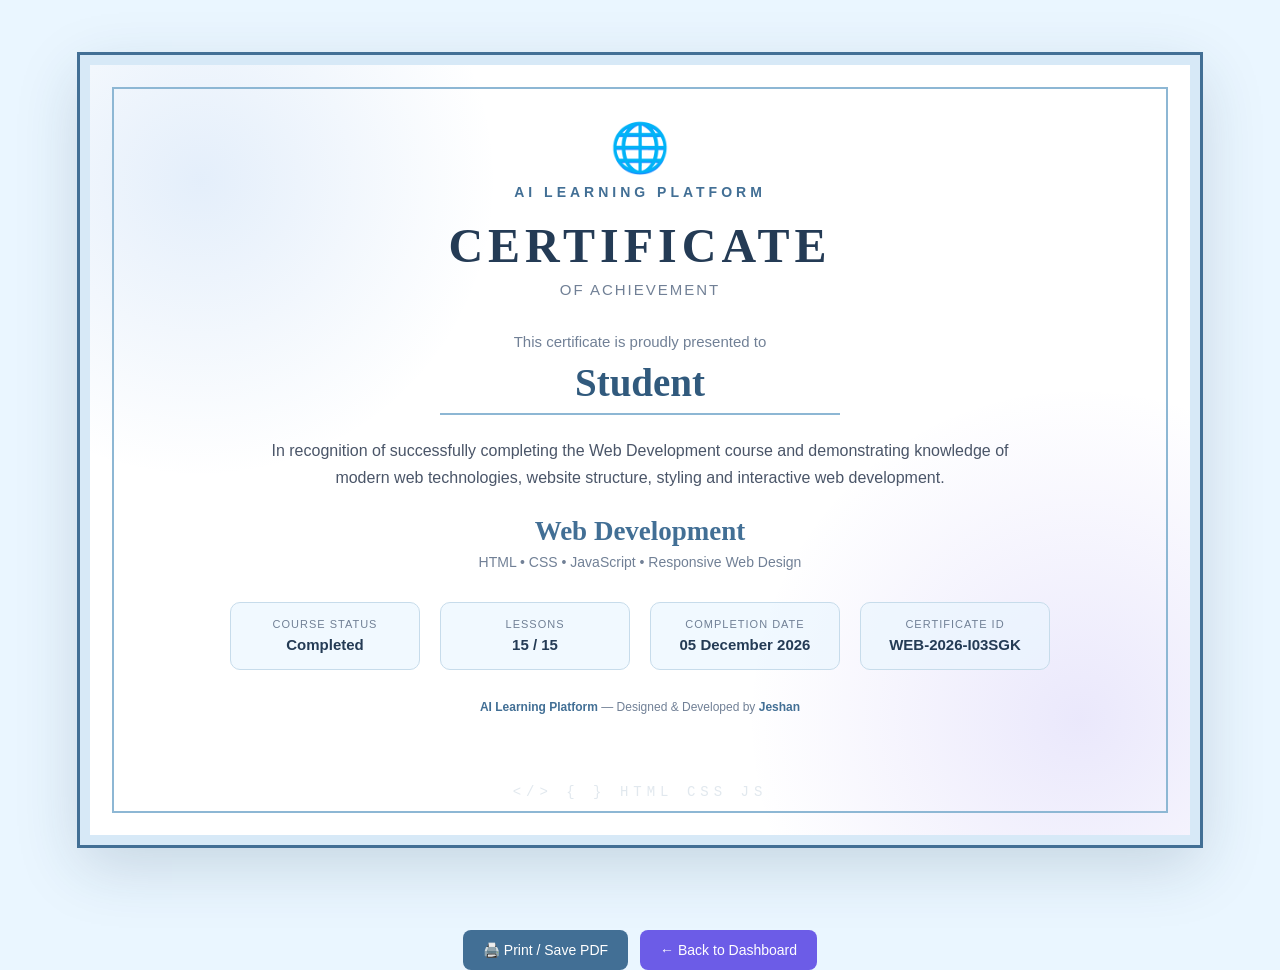
<file: Fronted/web-development-certificate.html>
<!DOCTYPE html>
<html lang="en">
<head>
    <meta charset="UTF-8">
    <meta name="viewport" content="width=device-width, initial-scale=1.0">

    <title>Web Development Certificate | AI Learning Platform</title>

    <style>
        * {
            box-sizing: border-box;
            margin: 0;
            padding: 0;
        }

        body {
            font-family: Georgia, "Times New Roman", serif;
            background: #eaf6ff;
            color: #17233c;
            min-height: 100vh;
        }

        /* ================= PAGE ================= */

        .page {
            min-height: 100vh;
            display: flex;
            align-items: center;
            justify-content: center;
            padding: 35px;
        }

        /* ================= CERTIFICATE ================= */

        .certificate {
            width: 1120px;
            min-height: 790px;
            position: relative;
            padding: 55px 70px;

            background:
                radial-gradient(
                    circle at 10% 15%,
                    rgba(74, 144, 226, 0.15),
                    transparent 25%
                ),
                radial-gradient(
                    circle at 90% 85%,
                    rgba(108, 92, 231, 0.14),
                    transparent 28%
                ),
                #ffffff;

            border: 10px solid #d7e9f7;
            outline: 3px solid #426f95;
            box-shadow: 0 20px 60px rgba(25, 60, 90, 0.18);
            text-align: center;
            overflow: hidden;
        }

        .certificate::before {
            content: "";
            position: absolute;
            inset: 22px;
            border: 2px solid #8db7d4;
            pointer-events: none;
        }

        .certificate::after {
            content: "</>   { }   HTML   CSS   JS";
            position: absolute;
            bottom: 35px;
            left: 0;
            right: 0;
            font-family: monospace;
            font-size: 14px;
            letter-spacing: 5px;
            color: rgba(66, 111, 149, 0.16);
        }

        /* ================= CONTENT ================= */

        .content {
            position: relative;
            z-index: 2;
        }

        .top-icon {
            font-size: 48px;
            margin-bottom: 8px;
        }

        .platform {
            font-family: Arial, sans-serif;
            font-size: 14px;
            letter-spacing: 4px;
            text-transform: uppercase;
            color: #426f95;
            font-weight: bold;
            margin-bottom: 18px;
        }

        .title {
            font-size: 48px;
            letter-spacing: 5px;
            color: #243b55;
            margin-bottom: 8px;
            text-transform: uppercase;
        }

        .subtitle {
            font-family: Arial, sans-serif;
            font-size: 15px;
            color: #718096;
            letter-spacing: 2px;
            margin-bottom: 35px;
        }

        .presented {
            font-family: Arial, sans-serif;
            color: #718096;
            font-size: 15px;
            margin-bottom: 10px;
        }

        .student-name {
            font-size: 39px;
            color: #315a7d;
            font-weight: bold;
            border-bottom: 2px solid #8db7d4;
            display: inline-block;
            min-width: 400px;
            padding: 0 25px 8px;
            margin-bottom: 22px;
        }

        .description {
            max-width: 760px;
            margin: auto;
            font-family: Arial, sans-serif;
            font-size: 16px;
            line-height: 1.7;
            color: #4a5568;
        }

        /* ================= COURSE ================= */

        .course-name {
            margin-top: 25px;
            font-size: 27px;
            color: #426f95;
            font-weight: bold;
        }

        .course-subtitle {
            font-family: Arial, sans-serif;
            margin-top: 7px;
            color: #718096;
            font-size: 14px;
        }

        /* ================= DETAILS ================= */

        .details {
            display: flex;
            justify-content: center;
            gap: 20px;
            margin-top: 32px;
        }

        .detail-box {
            min-width: 190px;
            padding: 15px 20px;
            border: 1px solid #c7dceb;
            background: rgba(234, 246, 255, 0.65);
            border-radius: 10px;
        }

        .detail-box span {
            display: block;
            font-family: Arial, sans-serif;
            font-size: 11px;
            color: #718096;
            text-transform: uppercase;
            letter-spacing: 1px;
            margin-bottom: 6px;
        }

        .detail-box strong {
            font-family: Arial, sans-serif;
            font-size: 15px;
            color: #243b55;
        }

        /* ================= FOOTER ================= */

        .certificate-footer {
            margin-top: 30px;
            font-family: Arial, sans-serif;
            color: #718096;
            font-size: 12px;
        }

        .certificate-footer strong {
            color: #426f95;
        }

        /* ================= BUTTONS ================= */

        .actions {
            margin-top: 30px;
            display: flex;
            justify-content: center;
            gap: 12px;
            font-family: Arial, sans-serif;
        }

        .actions button,
        .actions a {
            border: none;
            text-decoration: none;
            padding: 12px 20px;
            border-radius: 8px;
            cursor: pointer;
            font-size: 14px;
            transition: 0.25s;
        }

        .print-btn {
            background: #426f95;
            color: white;
        }

        .dashboard-btn {
            background: #6c5ce7;
            color: white;
        }

        .actions button:hover,
        .actions a:hover {
            transform: translateY(-2px);
            opacity: 0.9;
        }

        /* ================= LOCKED ================= */

        .locked {
            max-width: 700px;
            margin: 80px auto;
            background: white;
            padding: 45px;
            border-radius: 18px;
            text-align: center;
            box-shadow: 0 15px 45px rgba(0,0,0,0.1);
            border: 1px solid #d7e9f7;
        }

        .locked-icon {
            font-size: 60px;
            margin-bottom: 15px;
        }

        .locked h1 {
            color: #243b55;
            margin-bottom: 12px;
        }

        .locked p {
            font-family: Arial, sans-serif;
            color: #718096;
            line-height: 1.7;
        }

        .locked a {
            display: inline-block;
            margin-top: 25px;
            background: #6c5ce7;
            color: white;
            padding: 12px 20px;
            text-decoration: none;
            border-radius: 8px;
            font-family: Arial, sans-serif;
        }

        /* ================= MOBILE ================= */

        @media (max-width: 850px) {

            .page {
                padding: 15px;
            }

            .certificate {
                width: 100%;
                min-height: auto;
                padding: 45px 25px;
            }

            .title {
                font-size: 32px;
                letter-spacing: 3px;
            }

            .student-name {
                font-size: 28px;
                min-width: 0;
            }

            .details {
                flex-direction: column;
                align-items: center;
            }

            .detail-box {
                width: 220px;
            }

            .actions {
                flex-direction: column;
            }

            .actions button,
            .actions a {
                width: 100%;
            }
        }

        /* ================= PRINT ================= */

        @media print {

            @page {
                size: A4 landscape;
                margin: 0;
            }

            body {
                background: white;
            }

            .page {
                padding: 0;
                min-height: auto;
            }

            .certificate {
                width: 297mm;
                height: 210mm;
                min-height: 210mm;
                border: 8px solid #d7e9f7;
                outline: 2px solid #426f95;
                box-shadow: none;
            }

            .actions {
                display: none;
            }

            .certificate-footer {
                margin-top: 25px;
            }
        }
    </style>
</head>

<body>

    <div class="page">

        <!-- CERTIFICATE -->

        <div
            class="certificate"
            id="certificate">

            <div class="content">

                <div class="top-icon">
                    🌐
                </div>

                <div class="platform">
                    AI Learning Platform
                </div>

                <h1 class="title">
                    Certificate
                </h1>

                <div class="subtitle">
                    OF ACHIEVEMENT
                </div>

                <div class="presented">
                    This certificate is proudly presented to
                </div>

                <div
                    class="student-name"
                    id="studentName">
                    Student
                </div>

                <p class="description">
                    In recognition of successfully completing
                    the Web Development course and demonstrating
                    knowledge of modern web technologies,
                    website structure, styling and interactive
                    web development.
                </p>

                <div class="course-name">
                    Web Development
                </div>

                <div class="course-subtitle">
                    HTML • CSS • JavaScript • Responsive Web Design
                </div>


                <!-- DETAILS -->

                <div class="details">

                    <div class="detail-box">

                        <span>
                            Course Status
                        </span>

                        <strong>
                            Completed
                        </strong>

                    </div>


                    <div class="detail-box">

                        <span>
                            Lessons
                        </span>

                        <strong id="lessonCount">
                            15 / 15
                        </strong>

                    </div>


                    <div class="detail-box">

                        <span>
                            Completion Date
                        </span>

                        <strong id="completionDate">
                            —
                        </strong>

                    </div>


                    <div class="detail-box">

                        <span>
                            Certificate ID
                        </span>

                        <strong id="certificateId">
                            WEB-2026
                        </strong>

                    </div>

                </div>


                <div class="certificate-footer">
                    <strong>AI Learning Platform</strong>
                    —
                    Designed & Developed by
                    <strong>Jeshan</strong>
                </div>

            </div>

        </div>

    </div>


    <!-- ACTIONS -->

    <div class="actions">

        <button
            class="print-btn"
            onclick="window.print()">
            🖨️ Print / Save PDF
        </button>

        <a
            href="dashboard.html"
            class="dashboard-btn">
            ← Back to Dashboard
        </a>

    </div>


    <script>

        /* ===============================
           STUDENT NAME
        =============================== */

        function loadStudentName() {

            const name =
                localStorage.getItem("studentName") ||
                localStorage.getItem("userName") ||
                localStorage.getItem("name") ||
                localStorage.getItem("username") ||
                "Student";

            document.getElementById(
                "studentName"
            ).textContent = name;
        }


        /* ===============================
           COMPLETION DATE
        =============================== */

        function loadCompletionDate() {

            let savedDate =
                localStorage.getItem(
                    "webCertificateDate"
                );

            if (!savedDate) {

                const today = new Date();

                savedDate =
                    today.toLocaleDateString(
                        "en-GB",
                        {
                            day: "2-digit",
                            month: "long",
                            year: "numeric"
                        }
                    );

                localStorage.setItem(
                    "webCertificateDate",
                    savedDate
                );
            }

            document.getElementById(
                "completionDate"
            ).textContent = savedDate;
        }


        /* ===============================
           CERTIFICATE ID
        =============================== */

        function loadCertificateId() {

            let id =
                localStorage.getItem(
                    "webCertificateId"
                );

            if (!id) {

                id =
                    "WEB-" +
                    new Date().getFullYear() +
                    "-" +
                    Math.random()
                        .toString(36)
                        .substring(2, 8)
                        .toUpperCase();

                localStorage.setItem(
                    "webCertificateId",
                    id
                );
            }

            document.getElementById(
                "certificateId"
            ).textContent = id;
        }


        /* ===============================
           START
        =============================== */

        loadStudentName();

        loadCompletionDate();

        loadCertificateId();

    </script>

</body>
</html>
</file>
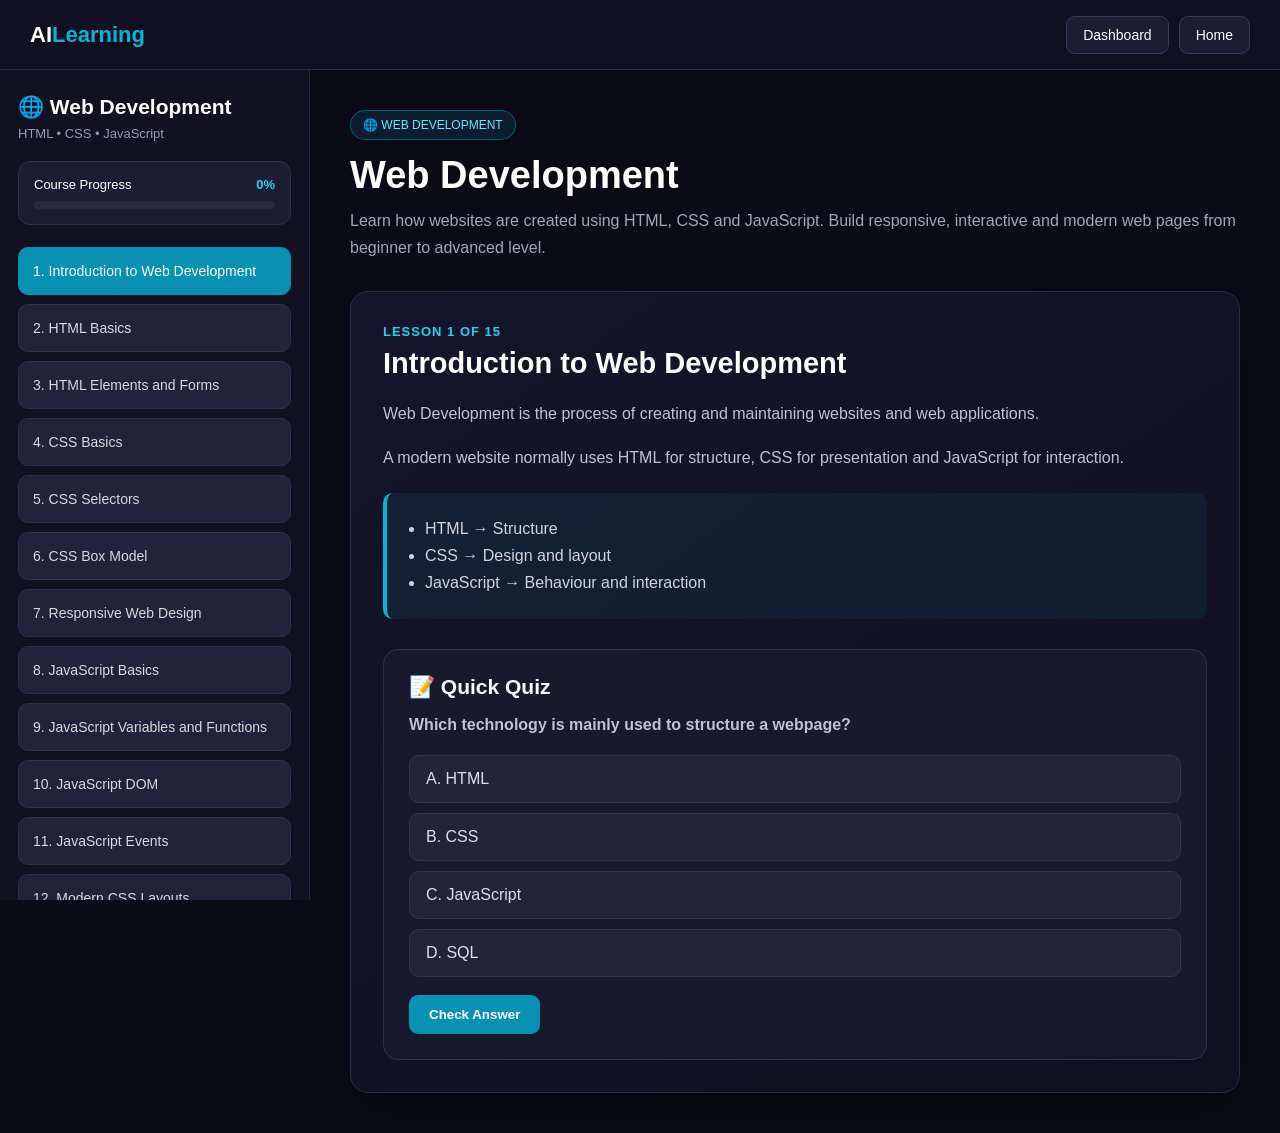
<file: Fronted/web-development.html>
<!DOCTYPE html>
<html lang="en">

<head>

<meta charset="UTF-8">

<meta name="viewport"
      content="width=device-width, initial-scale=1.0">

<title>Web Development Course | AI Learning Platform</title>

<style>

*{
    box-sizing:border-box;
    margin:0;
    padding:0;
    font-family:Arial,Helvetica,sans-serif;
}

body{
    background:#0b0b18;
    color:#fff;
    min-height:100vh;
}

/* ================= HEADER ================= */

header{
    height:70px;
    padding:0 30px;
    background:rgba(17,17,35,.95);
    border-bottom:1px solid #29294a;

    display:flex;
    align-items:center;
    justify-content:space-between;

    position:sticky;
    top:0;
    z-index:1000;

    backdrop-filter:blur(12px);
}

.logo{
    font-size:22px;
    font-weight:bold;
}

.logo span{
    color:#06b6d4;
}

.header-buttons{
    display:flex;
    gap:10px;
}

.header-btn{
    text-decoration:none;
    padding:10px 16px;
    border-radius:9px;

    color:#fff;
    border:1px solid #3a3a5d;
    background:#1c1c32;

    transition:.3s;
    font-size:14px;
}

.header-btn:hover{
    background:#0891b2;
    border-color:#0891b2;
    transform:translateY(-2px);
}

/* ================= LAYOUT ================= */

.course-layout{
    display:grid;
    grid-template-columns:310px 1fr;
    min-height:calc(100vh - 70px);
}

/* ================= SIDEBAR ================= */

.sidebar{
    background:#111122;
    border-right:1px solid #29294a;

    padding:25px 18px;

    position:sticky;
    top:70px;

    height:calc(100vh - 70px);

    overflow-y:auto;
}

.sidebar h2{
    font-size:21px;
    margin-bottom:7px;
}

.sidebar-subtitle{
    color:#9999b2;
    font-size:13px;
    margin-bottom:20px;
}

/* ================= PROGRESS ================= */

.progress-container{
    background:#1c1c32;
    border:1px solid #30304d;

    border-radius:12px;
    padding:15px;

    margin-bottom:22px;
}

.progress-top{
    display:flex;
    justify-content:space-between;

    margin-bottom:9px;

    font-size:13px;
}

.progress-percent{
    color:#22d3ee;
    font-weight:bold;
}

.progress-bar{
    width:100%;
    height:8px;

    background:#292940;

    border-radius:10px;
    overflow:hidden;
}

.progress-fill{
    width:0%;
    height:100%;

    background:linear-gradient(
        90deg,
        #0891b2,
        #22d3ee
    );

    border-radius:10px;

    transition:width .4s ease;
}

/* ================= LESSON LIST ================= */

.lesson-list{
    display:flex;
    flex-direction:column;
}

.lesson{
    width:100%;
    min-height:48px;

    padding:13px 14px;
    margin-bottom:9px;

    border-radius:10px;

    cursor:pointer;

    color:#d8d8df;

    background:#22223b;

    border:1px solid #30304c;

    display:flex;
    align-items:center;

    transition:.2s ease;

    font-size:14px;
    font-weight:500;
}

.lesson:hover{
    background:#2c2c4a;
    border-color:#06b6d4;
    transform:translateX(3px);
}

.lesson.active{
    background:#0891b2;
    color:white;
    border-color:#0891b2;
}

.lesson.completed{
    background:#22223b;
    color:#d8d8df;
    border:1px solid #2ecc71;
}

.lesson.active.completed{
    background:#0891b2;
    color:white;
    border-color:#0891b2;
}

/* ================= CONTENT ================= */

.content{
    padding:40px;

    max-width:1000px;
    width:100%;

    margin:auto;
}

.course-heading{
    margin-bottom:30px;
}

.course-heading .tag{
    display:inline-block;

    padding:7px 12px;

    background:rgba(6,182,212,.12);

    color:#67e8f9;

    border:1px solid rgba(6,182,212,.4);

    border-radius:20px;

    font-size:12px;

    margin-bottom:14px;
}

.course-heading h1{
    font-size:38px;
    margin-bottom:10px;
}

.course-heading p{
    color:#a4a4bb;
    line-height:1.7;
}

/* ================= LESSON CARD ================= */

.lesson-card{
    background:linear-gradient(
        145deg,
        #15152b,
        #101020
    );

    border:1px solid #2b2b48;

    border-radius:18px;

    padding:32px;

    box-shadow:
        0 20px 50px rgba(0,0,0,.25);
}

.lesson-number{
    color:#22d3ee;

    font-size:13px;
    font-weight:bold;

    margin-bottom:8px;

    text-transform:uppercase;

    letter-spacing:1px;
}

.lesson-card h2{
    font-size:29px;
    margin-bottom:20px;
}

.lesson-card p{
    color:#c1c1d1;
    line-height:1.8;
    margin-bottom:15px;
}

.lesson-card h3{
    margin-top:28px;
    margin-bottom:12px;
}

/* ================= CODE ================= */

.code-box{
    background:#080810;

    border:1px solid #303047;

    border-radius:12px;

    padding:20px;

    margin:18px 0;

    overflow-x:auto;
}

.code-box pre{
    color:#67e8f9;

    font-family:Consolas,monospace;

    line-height:1.7;

    white-space:pre-wrap;
}

/* ================= POINTS ================= */

.points{
    background:rgba(6,182,212,.07);

    border-left:4px solid #06b6d4;

    padding:18px 20px;

    border-radius:10px;

    margin-top:20px;
}

.points li{
    color:#d2d2df;

    margin:9px 0;

    margin-left:18px;
}

/* ================= QUIZ ================= */

.quiz-box{
    margin-top:30px;

    padding:25px;

    border-radius:15px;

    background:#19192e;

    border:1px solid #30304c;
}

.quiz-box h3{
    margin-top:0;
    font-size:21px;
}

.question{
    color:#eeeeff;

    margin-bottom:18px;

    line-height:1.6;
}

.options{
    display:flex;
    flex-direction:column;
    gap:10px;
}

.option{
    padding:14px 16px;

    background:#23233c;

    border:1px solid #343452;

    border-radius:10px;

    color:#dddded;

    cursor:pointer;

    transition:.25s;
}

.option:hover{
    background:#303052;
    border-color:#06b6d4;
}

.option.selected{
    background:#083d4a;
    border-color:#22d3ee;
}

.option.disabled{
    cursor:not-allowed;
    opacity:.6;
}

/* ================= BUTTONS ================= */

.submit-btn,
.next-btn,
.dashboard-btn,
.certificate-btn{

    margin-top:18px;

    padding:12px 20px;

    border:none;

    border-radius:9px;

    color:white;

    font-weight:bold;

    cursor:pointer;

    transition:.3s;
}

.submit-btn{
    background:#0891b2;
}

.next-btn{
    background:#2563eb;
}

.dashboard-btn{
    background:#303047;
}

.certificate-btn{
    background:linear-gradient(
        135deg,
        #0891b2,
        #06b6d4
    );

    padding:14px 25px;

    font-size:15px;
}

.submit-btn:hover,
.next-btn:hover,
.dashboard-btn:hover,
.certificate-btn:hover{

    transform:translateY(-2px);

    opacity:.9;
}

.submit-btn:disabled{
    cursor:not-allowed;
    opacity:.5;
    transform:none;
}

/* ================= FEEDBACK ================= */

.feedback{
    margin-top:15px;

    padding:13px;

    border-radius:9px;

    display:none;

    line-height:1.5;
}

.feedback.correct{
    display:block;

    background:rgba(46,204,113,.12);

    border:1px solid #2ecc71;

    color:#72f5a5;
}

.feedback.wrong{
    display:block;

    background:rgba(231,76,60,.12);

    border:1px solid #e74c3c;

    color:#ff8f85;
}

/* ================= COMPLETED ================= */

.completed-message{
    margin-top:18px;

    padding:14px 16px;

    border-radius:10px;

    background:rgba(46,204,113,.10);

    border:1px solid #2ecc71;

    color:#72f5a5;

    line-height:1.6;
}

/* ================= FINAL RESULT ================= */

.final-result{
    text-align:center;

    padding:50px 20px;
}

.final-result h2{
    font-size:34px;

    color:#67e8f9;

    margin-bottom:15px;
}

.final-result p{
    color:#bdbdd0;
}

.final-score{
    font-size:70px;

    font-weight:bold;

    margin:25px 0;

    background:
        linear-gradient(
            90deg,
            #06b6d4,
            #67e8f9
        );

    -webkit-background-clip:text;

    -webkit-text-fill-color:transparent;
}

/* ================= RESPONSIVE ================= */

@media(max-width:850px){

    .course-layout{
        grid-template-columns:1fr;
    }

    .sidebar{
        position:relative;

        top:0;

        height:auto;

        border-right:none;

        border-bottom:1px solid #29294a;
    }

    .lesson-list{
        display:grid;

        grid-template-columns:
            repeat(2,1fr);

        gap:8px;
    }

    .lesson{
        margin-bottom:0;
    }

    .content{
        padding:25px 18px;
    }

    .course-heading h1{
        font-size:30px;
    }
}

@media(max-width:600px){

    header{
        padding:0 15px;
    }

    .logo{
        font-size:18px;
    }

    .header-btn{
        padding:8px 10px;
        font-size:12px;
    }

    .lesson-list{
        grid-template-columns:1fr;
    }

    .lesson-card{
        padding:22px;
    }

    .lesson-card h2{
        font-size:24px;
    }

    .final-score{
        font-size:55px;
    }
}

</style>

</head>


<body>


<header>

    <div class="logo">
        AI<span>Learning</span>
    </div>

    <div class="header-buttons">

        <a href="dashboard.html"
           class="header-btn">
            Dashboard
        </a>

        <a href="index.html"
           class="header-btn">
            Home
        </a>

    </div>

</header>


<div class="course-layout">


<!-- ================= SIDEBAR ================= -->

<aside class="sidebar">

    <h2>
        🌐 Web Development
    </h2>

    <p class="sidebar-subtitle">
        HTML • CSS • JavaScript
    </p>


    <div class="progress-container">

        <div class="progress-top">

            <span>
                Course Progress
            </span>

            <span
                class="progress-percent"
                id="progressPercent">
                0%
            </span>

        </div>


        <div class="progress-bar">

            <div
                class="progress-fill"
                id="progressFill">
            </div>

        </div>

    </div>


    <div
        class="lesson-list"
        id="lessonList">
    </div>

</aside>


<!-- ================= MAIN ================= -->

<main class="content">


<div class="course-heading">

    <span class="tag">
        🌐 WEB DEVELOPMENT
    </span>

    <h1>
        Web Development
    </h1>

    <p>
        Learn how websites are created using HTML, CSS and
        JavaScript. Build responsive, interactive and modern
        web pages from beginner to advanced level.
    </p>

</div>


<div id="lessonContent"></div>


</main>

</div>


<script>

/* ==========================================
   WEB DEVELOPMENT LESSON DATA
========================================== */

const lessons = [

{
    id:1,

    title:"Introduction to Web Development",

    content:`

        <p>
            Web Development is the process of creating and
            maintaining websites and web applications.
        </p>

        <p>
            A modern website normally uses HTML for structure,
            CSS for presentation and JavaScript for interaction.
        </p>

        <div class="points">

            <ul>

                <li>HTML → Structure</li>

                <li>CSS → Design and layout</li>

                <li>JavaScript → Behaviour and interaction</li>

            </ul>

        </div>

    `,

    question:
        "Which technology is mainly used to structure a webpage?",

    options:[
        "HTML",
        "CSS",
        "JavaScript",
        "SQL"
    ],

    answer:0
},


{
    id:2,

    title:"HTML Basics",

    content:`

        <p>
            HTML stands for HyperText Markup Language.
            It provides the structure of a webpage.
        </p>

        <div class="code-box">

<pre>
&lt;h1&gt;Welcome&lt;/h1&gt;

&lt;p&gt;This is my website.&lt;/p&gt;
</pre>

        </div>

        <p>
            HTML uses elements and tags to describe webpage content.
        </p>

    `,

    question:
        "What does HTML stand for?",

    options:[
        "HyperText Markup Language",
        "HighText Machine Language",
        "Hyper Tool Multi Language",
        "Home Text Markup Language"
    ],

    answer:0
},


{
    id:3,

    title:"HTML Elements and Forms",

    content:`

        <p>
            HTML provides many elements for displaying content
            and collecting information from users.
        </p>

        <div class="code-box">

<pre>
&lt;form&gt;

    &lt;input type="text"&gt;

    &lt;input type="email"&gt;

    &lt;button&gt;Submit&lt;/button&gt;

&lt;/form&gt;
</pre>

        </div>

        <div class="points">

            <ul>

                <li>Headings</li>

                <li>Paragraphs</li>

                <li>Links</li>

                <li>Images</li>

                <li>Forms</li>

            </ul>

        </div>

    `,

    question:
        "Which HTML element is commonly used to create a form?",

    options:[
        "&lt;form&gt;",
        "&lt;table&gt;",
        "&lt;img&gt;",
        "&lt;footer&gt;"
    ],

    answer:0
},


{
    id:4,

    title:"CSS Basics",

    content:`

        <p>
            CSS stands for Cascading Style Sheets.
            It controls the visual appearance of webpages.
        </p>

        <div class="code-box">

<pre>
body {
    background: black;
    color: white;
}

h1 {
    font-size: 40px;
}
</pre>

        </div>

        <div class="points">

            <ul>

                <li>Colors</li>

                <li>Fonts</li>

                <li>Spacing</li>

                <li>Borders</li>

                <li>Layouts</li>

            </ul>

        </div>

    `,

    question:
        "What is CSS mainly used for?",

    options:[
        "Styling webpages",
        "Creating databases",
        "Managing servers",
        "Writing SQL queries"
    ],

    answer:0
},


{
    id:5,

    title:"CSS Selectors",

    content:`

        <p>
            CSS selectors identify the HTML elements that should
            receive particular styles.
        </p>

        <div class="code-box">

<pre>
p {
    color: white;
}

.title {
    font-size: 30px;
}

#main {
    padding: 20px;
}
</pre>

        </div>

        <div class="points">

            <ul>

                <li>Element selector</li>

                <li>Class selector</li>

                <li>ID selector</li>

            </ul>

        </div>

    `,

    question:
        "Which symbol is used for a CSS class selector?",

    options:[
        ".",
        "#",
        "@",
        "$"
    ],

    answer:0
},


{
    id:6,

    title:"CSS Box Model",

    content:`

        <p>
            The CSS Box Model describes how space is calculated
            around an HTML element.
        </p>

        <div class="code-box">

<pre>
Content
   ↓
Padding
   ↓
Border
   ↓
Margin
</pre>

        </div>

        <div class="points">

            <ul>

                <li>Content</li>

                <li>Padding</li>

                <li>Border</li>

                <li>Margin</li>

            </ul>

        </div>

    `,

    question:
        "Which property creates space outside an element's border?",

    options:[
        "Margin",
        "Padding",
        "Border",
        "Content"
    ],

    answer:0
},


{
    id:7,

    title:"Responsive Web Design",

    content:`

        <p>
            Responsive Web Design allows websites to adapt to
            different screen sizes such as desktops, tablets
            and mobile phones.
        </p>

        <div class="code-box">

<pre>
@media (max-width: 600px) {

    body {
        font-size: 14px;
    }

}
</pre>

        </div>

        <p>
            Media queries are commonly used to create responsive layouts.
        </p>

    `,

    question:
        "What is the purpose of responsive web design?",

    options:[
        "To adapt websites to different screen sizes",
        "To delete websites",
        "To create databases",
        "To replace HTML"
    ],

    answer:0
},


{
    id:8,

    title:"JavaScript Basics",

    content:`

        <p>
            JavaScript is a programming language used to make
            webpages interactive and dynamic.
        </p>

        <div class="code-box">

<pre>
let name = "Student";

console.log(name);
</pre>

        </div>

        <div class="points">

            <ul>

                <li>Variables</li>

                <li>Functions</li>

                <li>Conditions</li>

                <li>Loops</li>

                <li>Events</li>

            </ul>

        </div>

    `,

    question:
        "What is JavaScript mainly used for in websites?",

    options:[
        "Adding behaviour and interaction",
        "Creating only images",
        "Replacing the monitor",
        "Formatting hard drives"
    ],

    answer:0
},


{
    id:9,

    title:"JavaScript Variables and Functions",

    content:`

        <p>
            Variables store information while functions contain
            reusable blocks of code.
        </p>

        <div class="code-box">

<pre>
function greet(name) {

    return "Hello " + name;

}

let message = greet("Student");

console.log(message);
</pre>

        </div>

    `,

    question:
        "What is the purpose of a function?",

    options:[
        "To group reusable code",
        "To create hardware",
        "To store only images",
        "To turn off a computer"
    ],

    answer:0
},


{
    id:10,

    title:"JavaScript DOM",

    content:`

        <p>
            The Document Object Model (DOM) represents the structure
            of an HTML document and allows JavaScript to interact
            with webpage elements.
        </p>

        <div class="code-box">

<pre>
document.getElementById("title")
    .textContent = "Hello!";
</pre>

        </div>

        <p>
            Using the DOM, JavaScript can change content, styles
            and elements dynamically.
        </p>

    `,

    question:
        "What does DOM stand for?",

    options:[
        "Document Object Model",
        "Digital Online Machine",
        "Data Object Manager",
        "Document Operating Mode"
    ],

    answer:0
},


{
    id:11,

    title:"JavaScript Events",

    content:`

        <p>
            Events allow JavaScript to respond to actions performed
            by users.
        </p>

        <div class="code-box">

<pre>
button.addEventListener(
    "click",
    function() {
        alert("Hello!");
    }
);
</pre>

        </div>

        <div class="points">

            <ul>

                <li>Click</li>

                <li>Submit</li>

                <li>Mouse movement</li>

                <li>Keyboard input</li>

                <li>Page loading</li>

            </ul>

        </div>

    `,

    question:
        "Which event commonly occurs when a user presses a button?",

    options:[
        "click",
        "delete",
        "database",
        "compile"
    ],

    answer:0
},


{
    id:12,

    title:"Modern CSS Layouts",

    content:`

        <p>
            Modern CSS provides powerful layout systems such as
            Flexbox and CSS Grid.
        </p>

        <div class="code-box">

<pre>
.container {

    display: flex;

    justify-content: center;

    align-items: center;

}
</pre>

        </div>

        <div class="points">

            <ul>

                <li>Flexbox</li>

                <li>CSS Grid</li>

                <li>Alignment</li>

                <li>Spacing</li>

                <li>Responsive layouts</li>

            </ul>

        </div>

    `,

    question:
        "Which CSS technology is designed for flexible one-dimensional layouts?",

    options:[
        "Flexbox",
        "HTML",
        "SQL",
        "Python"
    ],

    answer:0
},


{
    id:13,

    title:"Web Accessibility and Security",

    content:`

        <p>
            Web accessibility helps people with different abilities
            use websites effectively.
        </p>

        <div class="points">

            <ul>

                <li>Use meaningful HTML</li>

                <li>Provide image alt text</li>

                <li>Use readable colours</li>

                <li>Support keyboard navigation</li>

                <li>Protect user information</li>

            </ul>

        </div>

        <p>
            Security is also important when building modern websites,
            especially when handling user data.
        </p>

    `,

    question:
        "Why is web accessibility important?",

    options:[
        "It helps more people use websites",
        "It removes HTML",
        "It disables websites",
        "It replaces CSS"
    ],

    answer:0
},


{
    id:14,

    title:"Web Development Project",

    content:`

        <p>
            A web development project combines HTML, CSS and
            JavaScript to create a complete interactive website.
        </p>

        <div class="code-box">

<pre>
HTML
  ↓
Page Structure
  ↓
CSS
  ↓
Design
  ↓
JavaScript
  ↓
Interaction
  ↓
Complete Website
</pre>

        </div>

        <div class="points">

            <ul>

                <li>Plan the website</li>

                <li>Create HTML structure</li>

                <li>Design with CSS</li>

                <li>Add JavaScript</li>

                <li>Test on different devices</li>

            </ul>

        </div>

    `,

    question:
        "Which three technologies form the basic foundation of this course?",

    options:[
        "HTML, CSS and JavaScript",
        "SQL, Excel and Access",
        "Python, Java and C++",
        "Word, PowerPoint and Excel"
    ],

    answer:0
},


{
    id:15,

    title:"Final Web Development Challenge",

    content:`

        <p>
            🎉 Congratulations! You have reached the final
            lesson of the Web Development course.
        </p>

        <p>
            You have learned HTML structure, CSS styling,
            responsive design, JavaScript programming,
            DOM manipulation, events and modern web development.
        </p>

        <div class="points">

            <ul>

                <li>Review HTML concepts.</li>

                <li>Review CSS concepts.</li>

                <li>Review JavaScript concepts.</li>

                <li>Think about your own website project.</li>

                <li>Complete the final challenge.</li>

            </ul>

        </div>

    `,

    question:
        "Which technology is responsible for adding interactivity to a webpage?",

    options:[
        "JavaScript",
        "HTML only",
        "CSS only",
        "JPEG"
    ],

    answer:0
}

];


/* ==========================================
   LOCAL STORAGE
========================================== */

function getCompletedLessons(){

    try{

        return JSON.parse(
            localStorage.getItem(
                "webCompletedLessonIds"
            ) || "[]"
        );

    }catch(error){

        return [];

    }

}


function getScores(){

    try{

        return JSON.parse(
            localStorage.getItem(
                "webLessonScores"
            ) || "{}"
        );

    }catch(error){

        return {};

    }

}


function saveCompletedLessons(data){

    localStorage.setItem(
        "webCompletedLessonIds",
        JSON.stringify(data)
    );

}


function saveScores(data){

    localStorage.setItem(
        "webLessonScores",
        JSON.stringify(data)
    );

}


/* ==========================================
   CERTIFICATE INFORMATION
========================================== */

function createCertificateDetails(){

    const completed =
        getCompletedLessons();


    if(
        completed.length !==
        lessons.length
    ){

        return;

    }


    if(
        !localStorage.getItem(
            "webCertificateDate"
        )
    ){

        const today =
            new Date();

        const date =
            today.toLocaleDateString(
                "en-GB"
            );

        localStorage.setItem(
            "webCertificateDate",
            date
        );

    }


    if(
        !localStorage.getItem(
            "webCertificateId"
        )
    ){

        const randomNumber =
            Math.floor(
                100000 +
                Math.random() * 900000
            );


        const certificateId =
            "WEB-" +
            randomNumber;


        localStorage.setItem(
            "webCertificateId",
            certificateId
        );

    }

}


/* ==========================================
   CURRENT LESSON
========================================== */

let currentLesson = 1;

let selectedAnswer = null;

let answeredCurrent = false;


/* ==========================================
   SIDEBAR
========================================== */

function renderLessonList(){

    const list =
        document.getElementById(
            "lessonList"
        );


    const completed =
        getCompletedLessons();


    list.innerHTML = "";


    lessons.forEach(lesson => {

        const button =
            document.createElement(
                "div"
            );


        button.className =
            "lesson";


        if(
            lesson.id ===
            currentLesson
        ){

            button.classList.add(
                "active"
            );

        }


        if(
            completed.includes(
                lesson.id
            )
        ){

            button.classList.add(
                "completed"
            );

        }


        button.textContent =
            completed.includes(
                lesson.id
            )

            ?

            "✓ Completed " +
            lesson.id +
            ". " +
            lesson.title

            :

            lesson.id +
            ". " +
            lesson.title;


        button.onclick =
            function(){

                currentLesson =
                    lesson.id;

                selectedAnswer =
                    null;

                answeredCurrent =
                    false;

                renderLessonList();

                renderLesson();

                window.scrollTo({
                    top:0,
                    behavior:"smooth"
                });

            };


        list.appendChild(
            button
        );

    });

}


/* ==========================================
   PROGRESS
========================================== */

function updateProgress(){

    const completed =
        getCompletedLessons();


    const percentage =
        Math.round(
            (
                completed.length /
                lessons.length
            ) * 100
        );


    document.getElementById(
        "progressPercent"
    ).textContent =
        percentage + "%";


    document.getElementById(
        "progressFill"
    ).style.width =
        percentage + "%";

}


/* ==========================================
   RENDER LESSON
========================================== */

function renderLesson(){

    const lesson =
        lessons.find(
            item =>
                item.id ===
                currentLesson
        );


    if(!lesson){
        return;
    }


    selectedAnswer = null;

    answeredCurrent = false;


    const completed =
        getCompletedLessons();


    const alreadyCompleted =
        completed.includes(
            lesson.id
        );


    const content =
        document.getElementById(
            "lessonContent"
        );


    content.innerHTML = `

        <div class="lesson-card">

            <div class="lesson-number">

                Lesson
                ${lesson.id}
                of
                ${lessons.length}

            </div>


            <h2>
                ${lesson.title}
            </h2>


            ${lesson.content}


            <div class="quiz-box">

                <h3>
                    📝 Quick Quiz
                </h3>


                <p class="question">

                    <strong>
                        ${lesson.question}
                    </strong>

                </p>


                <div
                    class="options"
                    id="options"
                >

                    ${lesson.options.map(
                        (option,index) => `

                        <div
                            class="option ${
                                alreadyCompleted
                                ? "disabled"
                                : ""
                            }"

                            ${
                                alreadyCompleted
                                ? ""
                                : `onclick="selectOption(${index})"`
                            }
                        >

                            ${
                                String.fromCharCode(
                                    65 + index
                                )
                            }.
                            ${option}

                        </div>

                    `
                    ).join("")}

                </div>


                ${
                    alreadyCompleted

                    ?

                    `

                    <div class="completed-message">

                        ✓ This lesson has already
                        been completed successfully.

                        <br>

                        Your completion is already saved.

                    </div>


                    <button
                        class="next-btn"
                        onclick="nextLesson()"
                    >

                        ${
                            currentLesson ===
                            lessons.length

                            ?

                            "View Final Result →"

                            :

                            "Next Lesson →"
                        }

                    </button>

                    `

                    :

                    `

                    <button
                        class="submit-btn"
                        id="submitButton"
                        onclick="checkAnswer()"
                    >

                        Check Answer

                    </button>


                    <div
                        id="feedback"
                        class="feedback"
                    ></div>

                    `
                }

            </div>

        </div>

    `;


    if(alreadyCompleted){

        answeredCurrent =
            true;

    }

}


/* ==========================================
   SELECT OPTION
========================================== */

function selectOption(index){

    if(answeredCurrent){
        return;
    }


    selectedAnswer =
        index;


    const options =
        document.querySelectorAll(
            ".option"
        );


    options.forEach(option => {

        option.classList.remove(
            "selected"
        );

    });


    if(options[index]){

        options[index].classList.add(
            "selected"
        );

    }

}


/* ==========================================
   CHECK ANSWER
========================================== */

function checkAnswer(){

    if(answeredCurrent){
        return;
    }


    const feedback =
        document.getElementById(
            "feedback"
        );


    if(!feedback){
        return;
    }


    if(selectedAnswer === null){

        feedback.textContent =
            "⚠️ Please select an answer first.";

        feedback.className =
            "feedback wrong";

        return;

    }


    const lesson =
        lessons.find(
            item =>
                item.id ===
                currentLesson
        );


    if(!lesson){
        return;
    }


    if(
        selectedAnswer ===
        lesson.answer
    ){

        answeredCurrent =
            true;


        feedback.textContent =
            "🎉 Correct! Excellent work.";


        feedback.className =
            "feedback correct";


        const submitButton =
            document.getElementById(
                "submitButton"
            );


        if(submitButton){

            submitButton.disabled =
                true;

        }


        completeLesson();

    }

    else{

        feedback.textContent =
            "❌ Incorrect. Please review the lesson and try again.";

        feedback.className =
            "feedback wrong";

    }

}


/* ==========================================
   COMPLETE LESSON
========================================== */

function completeLesson(){

    let completed =
        getCompletedLessons();


    let scores =
        getScores();


    /*
       Prevent duplicate completion.
    */

    if(
        completed.includes(
            currentLesson
        )
    ){

        updateProgress();

        renderLessonList();

        return;

    }


    completed.push(
        currentLesson
    );


    completed.sort(
        (a,b) => a-b
    );


    scores[currentLesson] =
        1;


    saveCompletedLessons(
        completed
    );


    saveScores(
        scores
    );


    updateProgress();

    renderLessonList();


    /*
       ALL 15 COMPLETED
    */

    if(
        completed.length ===
        lessons.length
    ){

        createCertificateDetails();


        setTimeout(
            function(){

                showFinalResult();

            },
            700
        );

    }

    else{

        const quizBox =
            document.querySelector(
                ".quiz-box"
            );


        if(quizBox){

            const existingNext =
                quizBox.querySelector(
                    ".next-btn"
                );


            if(!existingNext){

                const button =
                    document.createElement(
                        "button"
                    );


                button.className =
                    "next-btn";


                button.textContent =
                    "Next Lesson →";


                button.onclick =
                    nextLesson;


                quizBox.appendChild(
                    button
                );

            }

        }

    }

}


/* ==========================================
   NEXT LESSON
========================================== */

function nextLesson(){

    if(
        currentLesson <
        lessons.length
    ){

        currentLesson++;

        selectedAnswer =
            null;

        answeredCurrent =
            false;


        renderLessonList();

        renderLesson();


        window.scrollTo({

            top:0,

            behavior:"smooth"

        });

    }

    else{

        showFinalResult();

    }

}


/* ==========================================
   FINAL RESULT
========================================== */

function showFinalResult(){

    const completed =
        getCompletedLessons();


    if(
        completed.length !==
        lessons.length
    ){

        return;

    }


    const scores =
        getScores();


    let totalScore = 0;


    for(
        let i=1;
        i<=lessons.length;
        i++
    ){

        if(
            scores[i] !==
            undefined
        ){

            totalScore +=
                Number(
                    scores[i]
                );

        }

    }


    createCertificateDetails();


    let resultMessage = "";


    if(totalScore >= 13){

        resultMessage =
            "Excellent! You have a strong understanding of Web Development.";

    }

    else if(totalScore >= 10){

        resultMessage =
            "Very Good! You have completed the Web Development learning path successfully.";

    }

    else if(totalScore >= 8){

        resultMessage =
            "Good Work! Keep practising your web development skills.";

    }

    else{

        resultMessage =
            "Keep Practising! Review the lessons and strengthen your web development fundamentals.";

    }


    document.getElementById(
        "lessonContent"
    ).innerHTML = `

        <div class="lesson-card">

            <div class="final-result">

                <h2>
                    🎉 Web Development Course Completed!
                </h2>


                <p>

                    Congratulations!

                    You completed all
                    ${lessons.length}
                    Web Development lessons.

                </p>


                <div class="final-score">

                    ${totalScore}
                    /
                    ${lessons.length}

                </div>


                <p>
                    ${resultMessage}
                </p>


                <p style="margin-top:12px;">

                    Completed Lessons:

                    <strong>

                        ${completed.length}
                        /
                        ${lessons.length}

                    </strong>

                </p>


                <button
                    class="certificate-btn"
                    onclick="viewCertificate()"
                >

                    🏆 View Web Development Certificate

                </button>


                <br>


                <button
                    class="dashboard-btn"
                    onclick="goDashboard()"
                >

                    ← Go to Dashboard

                </button>

            </div>

        </div>

    `;

}


/* ==========================================
   CERTIFICATE
========================================== */

function viewCertificate(){

    const completed =
        getCompletedLessons();


    if(
        completed.length !==
        lessons.length
    ){

        alert(
            "🔒 Please complete all 15 Web Development lessons to unlock your certificate."
        );

        return;

    }


    createCertificateDetails();


    window.location.href =
        "web-development-certificate.html";

}


/* ==========================================
   DASHBOARD
========================================== */

function goDashboard(){

    window.location.href =
        "dashboard.html";

}


/* ==========================================
   INITIALIZE
========================================== */

function initializeCourse(){

    updateProgress();

    renderLessonList();

    renderLesson();

}


initializeCourse();

</script>

</body>

</html>
</file>
